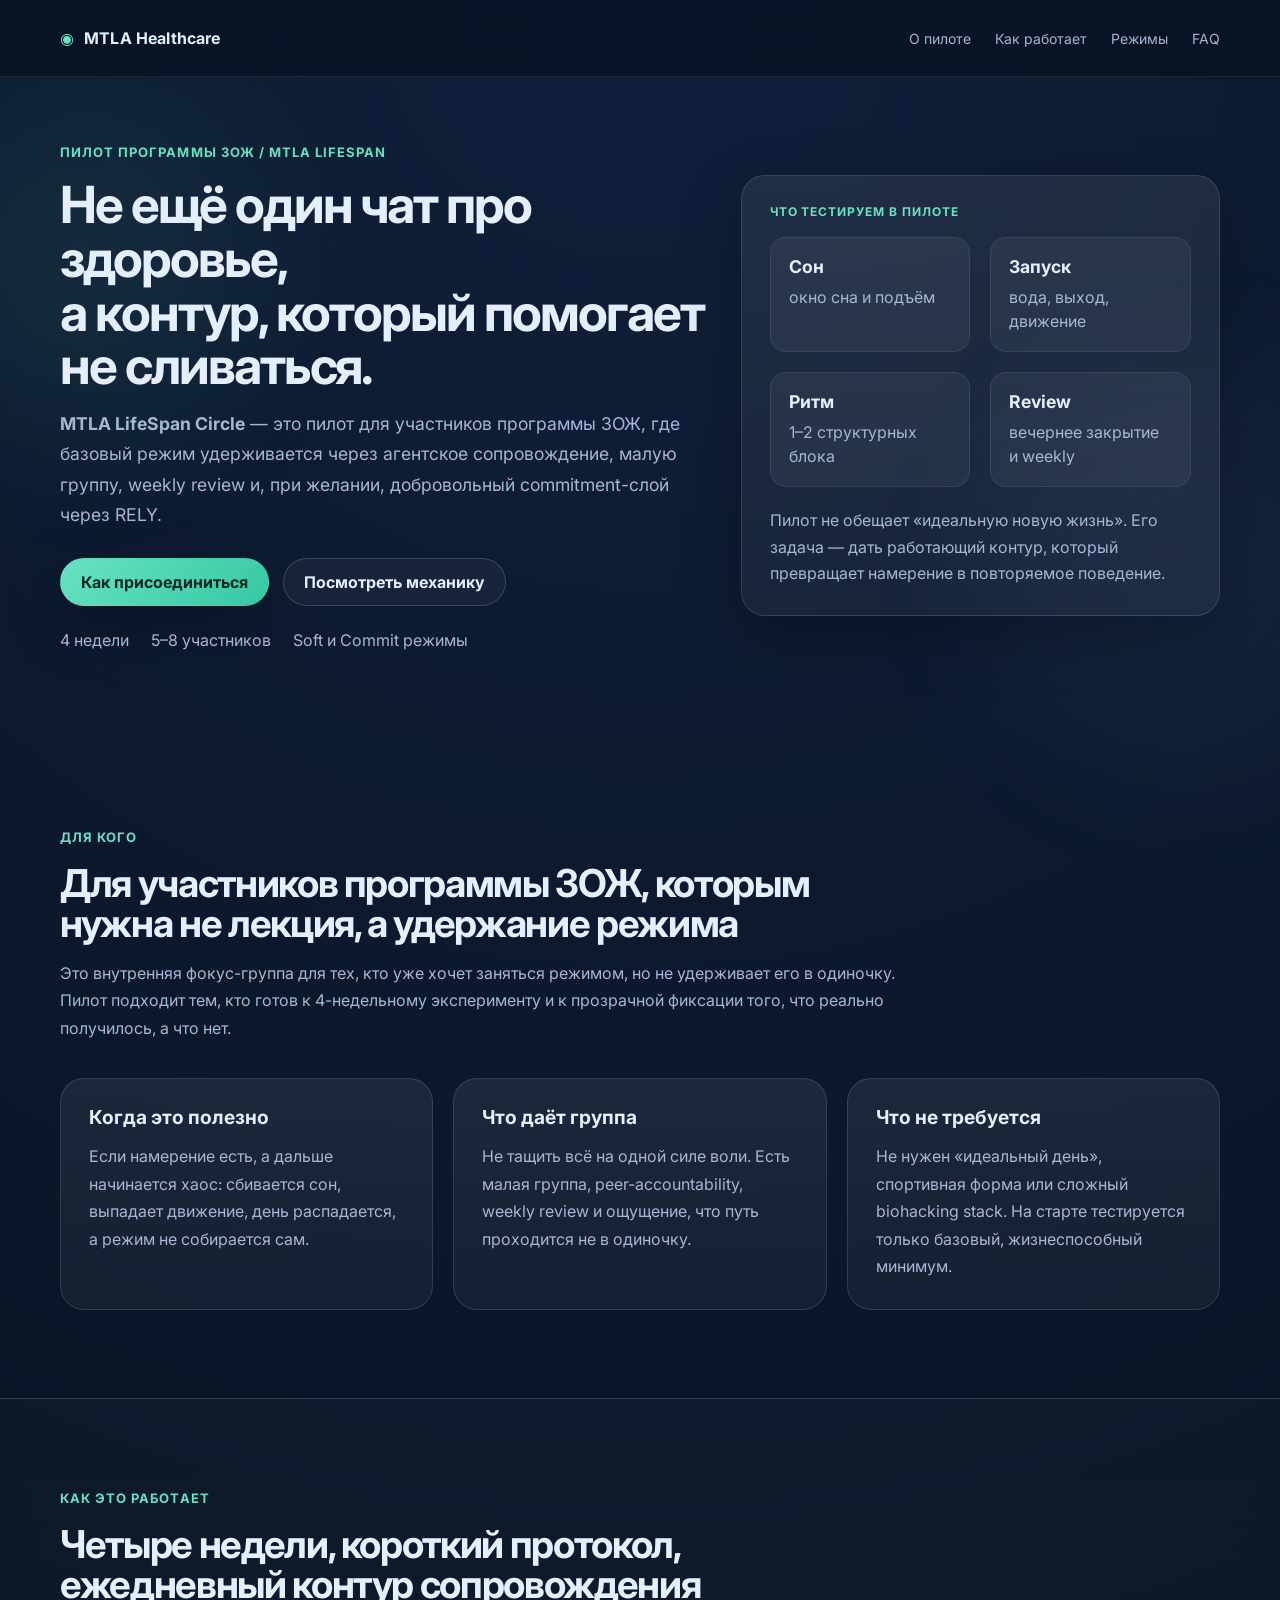
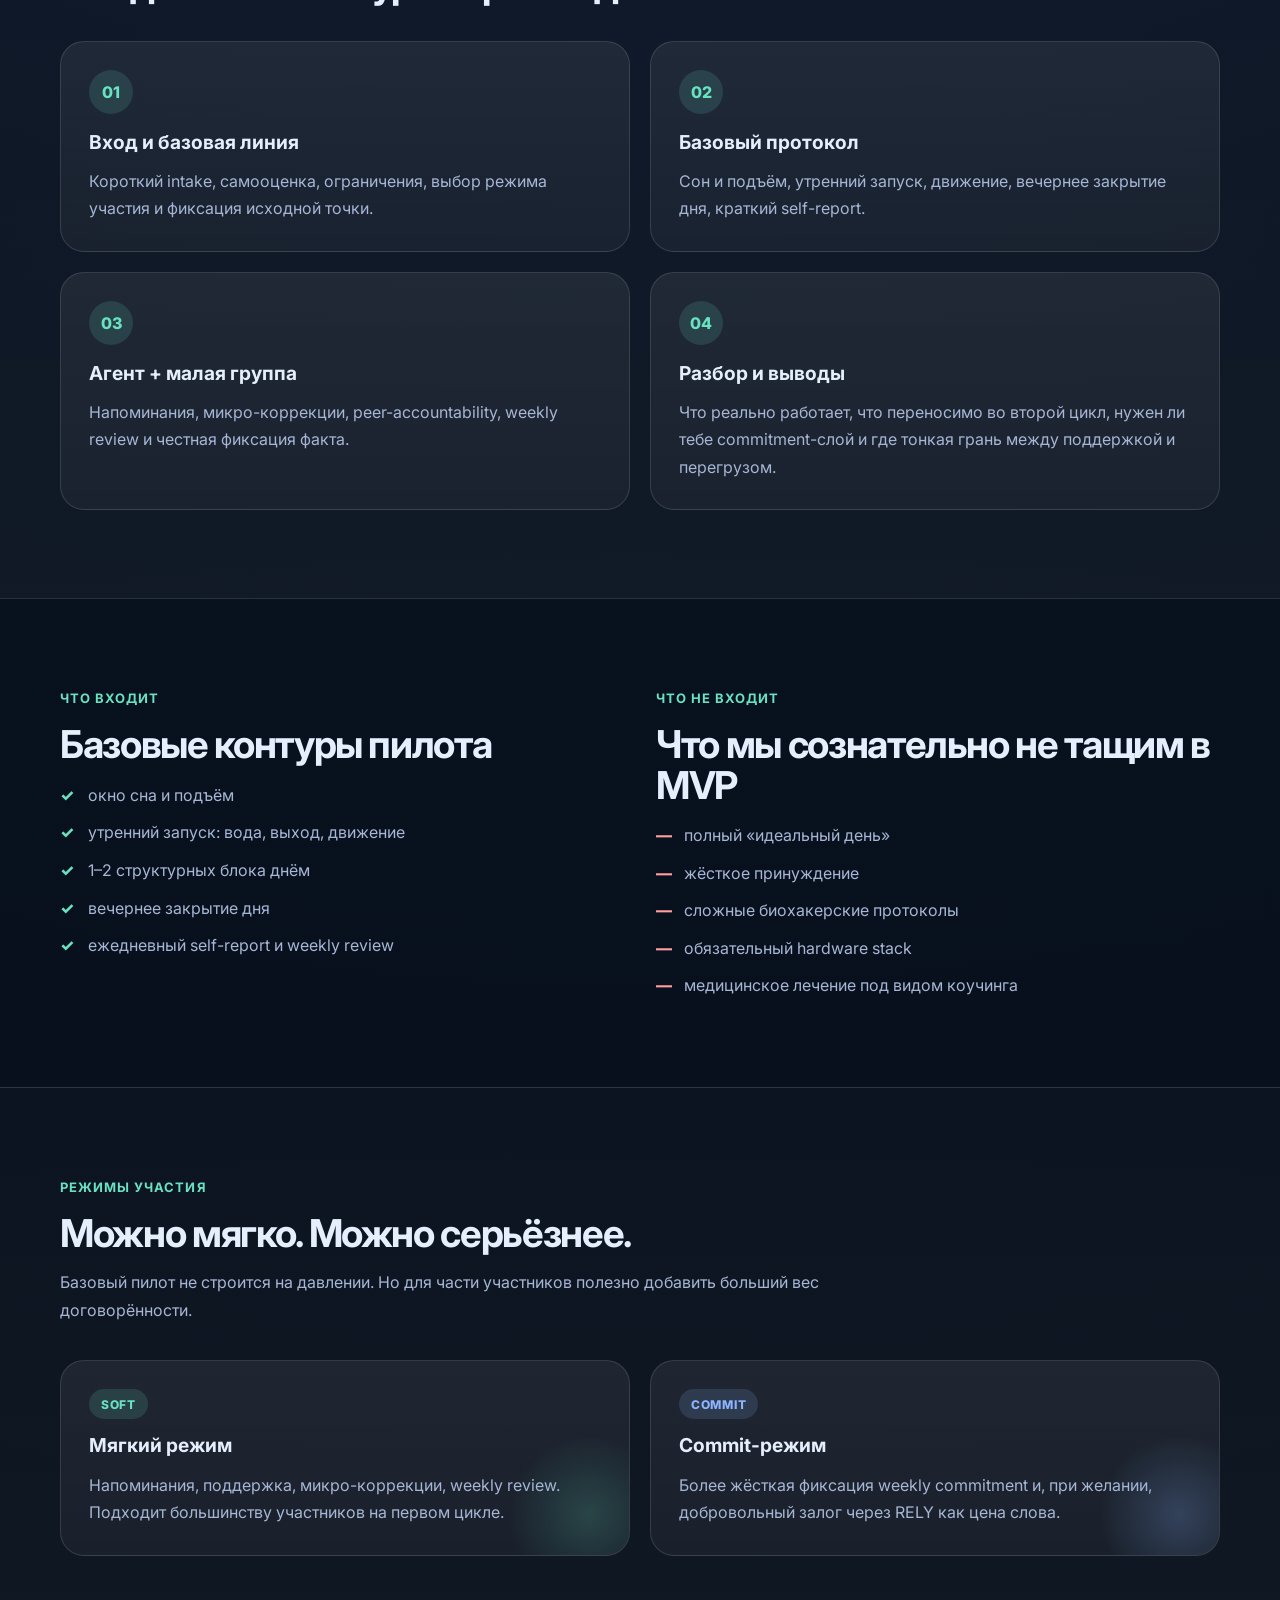
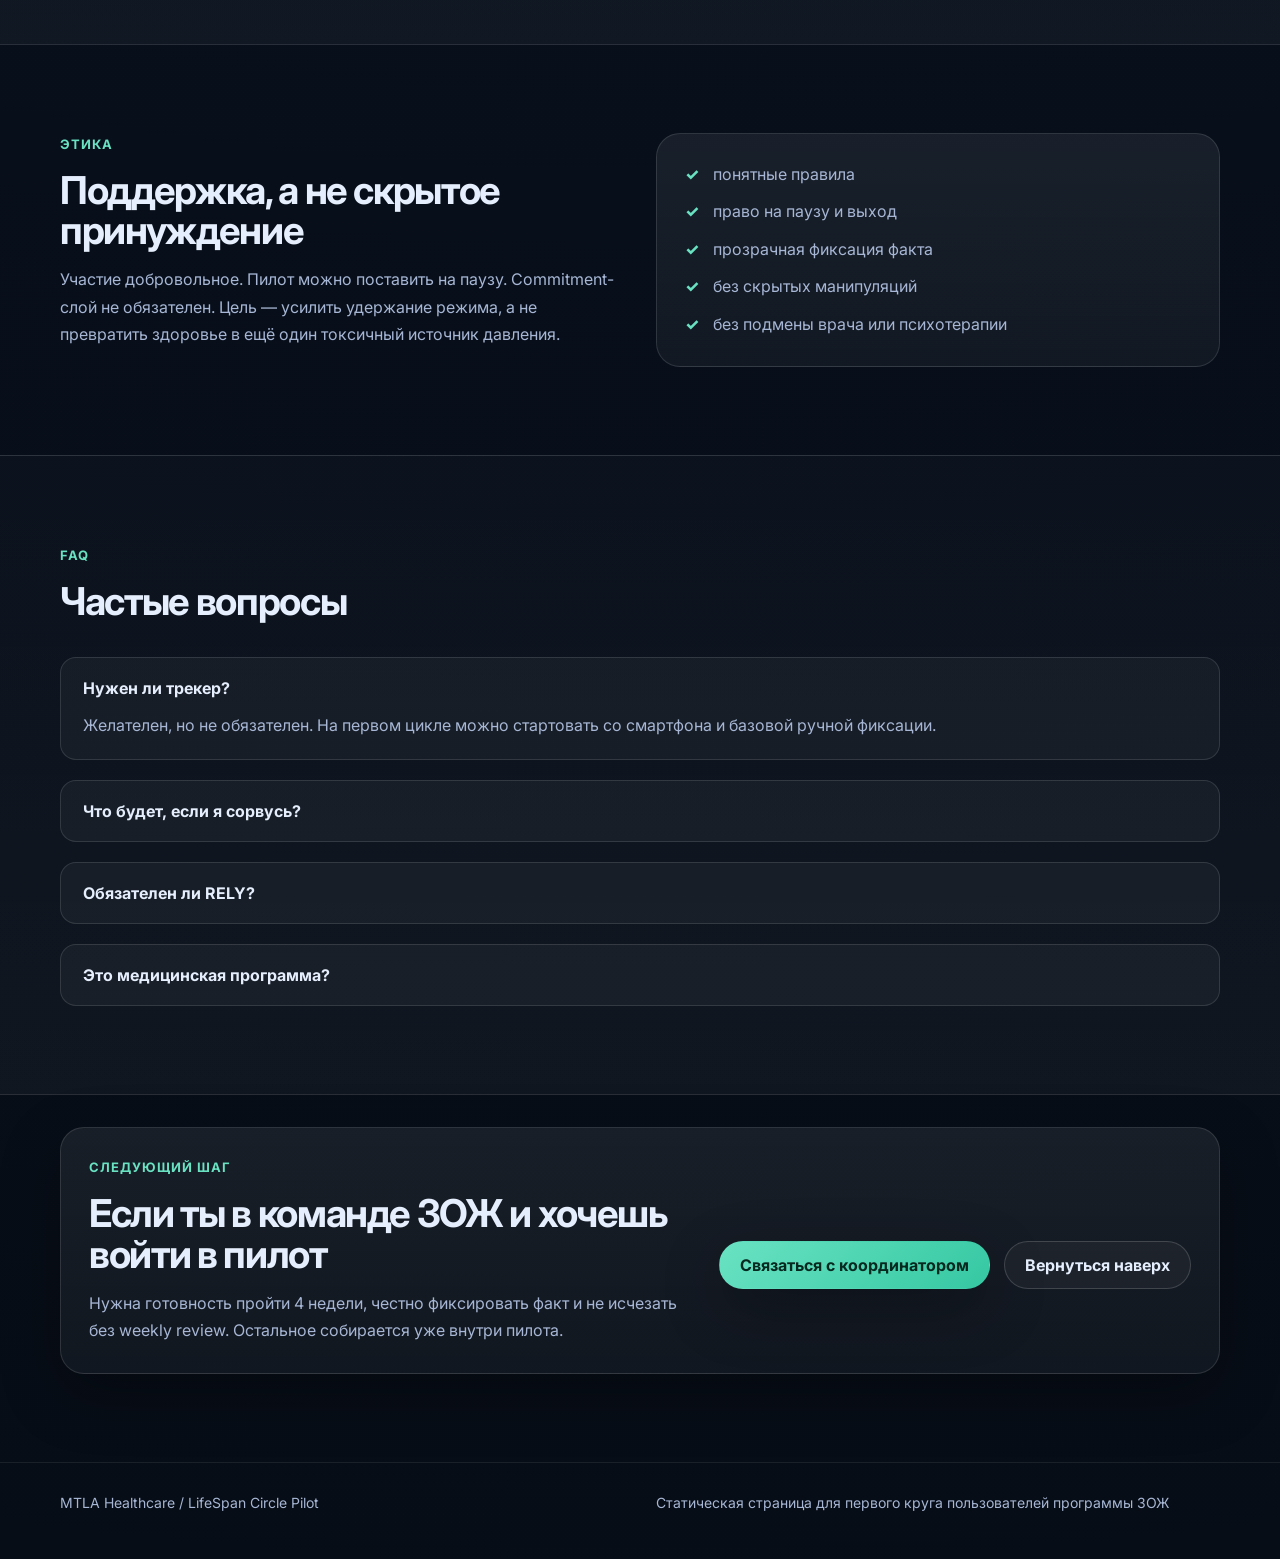
<file: LifeSpan/index.html>
<!doctype html>
<html lang="ru">
<head>
  <meta charset="utf-8" />
  <meta name="viewport" content="width=device-width, initial-scale=1" />
  <title>MTLA LifeSpan Circle — пилот программы ЗОЖ</title>
  <meta name="description" content="Пилот для участников программы ЗОЖ Монтелиберо: агентское сопровождение, малая группа, weekly review и добровольный commitment-слой RELY." />
  <meta name="theme-color" content="#0f172a" />
  <link rel="preconnect" href="https://fonts.googleapis.com">
  <link rel="preconnect" href="https://fonts.gstatic.com" crossorigin>
  <link href="https://fonts.googleapis.com/css2?family=Inter:wght@400;500;600;700;800&display=swap" rel="stylesheet">
  <link rel="stylesheet" href="styles.css" />
</head>
<body>
  <div class="bg-glow bg-glow-1"></div>
  <div class="bg-glow bg-glow-2"></div>

  <header class="site-header">
    <div class="container nav">
      <a class="brand" href="#top">
        <span class="brand-mark">◉</span>
        <span>MTLA Healthcare</span>
      </a>
      <nav class="nav-links">
        <a href="#about">О пилоте</a>
        <a href="#how">Как работает</a>
        <a href="#modes">Режимы</a>
        <a href="#faq">FAQ</a>
      </nav>
    </div>
  </header>

  <main id="top">
    <section class="hero section">
      <div class="container hero-grid">
        <div class="hero-copy">
          <span class="eyebrow">Пилот программы ЗОЖ / MTLA LifeSpan</span>
          <h1>Не ещё один чат про здоровье,<br>а контур, который помогает не сливаться.</h1>
          <p class="hero-text">
            <strong>MTLA LifeSpan Circle</strong> — это пилот для участников программы ЗОЖ,
            где базовый режим удерживается через агентское сопровождение, малую группу,
            weekly review и, при желании, добровольный commitment-слой через RELY.
          </p>
          <div class="hero-actions">
            <a class="button button-primary" href="#join">Как присоединиться</a>
            <a class="button button-secondary" href="#how">Посмотреть механику</a>
          </div>
          <ul class="hero-points">
            <li>4 недели</li>
            <li>5–8 участников</li>
            <li>Soft и Commit режимы</li>
          </ul>
        </div>

        <div class="hero-card card soft-shadow">
          <div class="card-topline">Что тестируем в пилоте</div>
          <div class="metric-grid">
            <div class="metric-item">
              <span class="metric-value">Сон</span>
              <span class="metric-label">окно сна и подъём</span>
            </div>
            <div class="metric-item">
              <span class="metric-value">Запуск</span>
              <span class="metric-label">вода, выход, движение</span>
            </div>
            <div class="metric-item">
              <span class="metric-value">Ритм</span>
              <span class="metric-label">1–2 структурных блока</span>
            </div>
            <div class="metric-item">
              <span class="metric-value">Review</span>
              <span class="metric-label">вечернее закрытие и weekly</span>
            </div>
          </div>
          <div class="hero-note">
            Пилот не обещает «идеальную новую жизнь». Его задача — дать работающий контур,
            который превращает намерение в повторяемое поведение.
          </div>
        </div>
      </div>
    </section>

    <section id="about" class="section">
      <div class="container">
        <div class="section-heading">
          <span class="eyebrow">Для кого</span>
          <h2>Для участников программы ЗОЖ, которым нужна не лекция, а удержание режима</h2>
          <p>
            Это внутренняя фокус-группа для тех, кто уже хочет заняться режимом, но не удерживает его
            в одиночку. Пилот подходит тем, кто готов к 4-недельному эксперименту и к прозрачной фиксации
            того, что реально получилось, а что нет.
          </p>
        </div>

        <div class="cards three-up">
          <article class="card">
            <h3>Когда это полезно</h3>
            <p>Если намерение есть, а дальше начинается хаос: сбивается сон, выпадает движение, день распадается, а режим не собирается сам.</p>
          </article>
          <article class="card">
            <h3>Что даёт группа</h3>
            <p>Не тащить всё на одной силе воли. Есть малая группа, peer-accountability, weekly review и ощущение, что путь проходится не в одиночку.</p>
          </article>
          <article class="card">
            <h3>Что не требуется</h3>
            <p>Не нужен «идеальный день», спортивная форма или сложный biohacking stack. На старте тестируется только базовый, жизнеспособный минимум.</p>
          </article>
        </div>
      </div>
    </section>

    <section id="how" class="section section-alt">
      <div class="container">
        <div class="section-heading">
          <span class="eyebrow">Как это работает</span>
          <h2>Четыре недели, короткий протокол, ежедневный контур сопровождения</h2>
        </div>

        <div class="timeline">
          <article class="timeline-item card">
            <div class="timeline-step">01</div>
            <h3>Вход и базовая линия</h3>
            <p>Короткий intake, самооценка, ограничения, выбор режима участия и фиксация исходной точки.</p>
          </article>
          <article class="timeline-item card">
            <div class="timeline-step">02</div>
            <h3>Базовый протокол</h3>
            <p>Сон и подъём, утренний запуск, движение, вечернее закрытие дня, краткий self-report.</p>
          </article>
          <article class="timeline-item card">
            <div class="timeline-step">03</div>
            <h3>Агент + малая группа</h3>
            <p>Напоминания, микро-коррекции, peer-accountability, weekly review и честная фиксация факта.</p>
          </article>
          <article class="timeline-item card">
            <div class="timeline-step">04</div>
            <h3>Разбор и выводы</h3>
            <p>Что реально работает, что переносимо во второй цикл, нужен ли тебе commitment-слой и где тонкая грань между поддержкой и перегрузом.</p>
          </article>
        </div>
      </div>
    </section>

    <section class="section">
      <div class="container two-column">
        <div>
          <span class="eyebrow">Что входит</span>
          <h2>Базовые контуры пилота</h2>
          <ul class="check-list">
            <li>окно сна и подъём</li>
            <li>утренний запуск: вода, выход, движение</li>
            <li>1–2 структурных блока днём</li>
            <li>вечернее закрытие дня</li>
            <li>ежедневный self-report и weekly review</li>
          </ul>
        </div>
        <div>
          <span class="eyebrow">Что не входит</span>
          <h2>Что мы сознательно не тащим в MVP</h2>
          <ul class="cross-list">
            <li>полный «идеальный день»</li>
            <li>жёсткое принуждение</li>
            <li>сложные биохакерские протоколы</li>
            <li>обязательный hardware stack</li>
            <li>медицинское лечение под видом коучинга</li>
          </ul>
        </div>
      </div>
    </section>

    <section id="modes" class="section section-alt">
      <div class="container">
        <div class="section-heading">
          <span class="eyebrow">Режимы участия</span>
          <h2>Можно мягко. Можно серьёзнее.</h2>
          <p>
            Базовый пилот не строится на давлении. Но для части участников полезно добавить больший вес договорённости.
          </p>
        </div>

        <div class="cards two-up">
          <article class="card accent-card">
            <div class="badge badge-soft">Soft</div>
            <h3>Мягкий режим</h3>
            <p>Напоминания, поддержка, микро-коррекции, weekly review. Подходит большинству участников на первом цикле.</p>
          </article>
          <article class="card accent-card accent-card-dark">
            <div class="badge badge-commit">Commit</div>
            <h3>Commit-режим</h3>
            <p>Более жёсткая фиксация weekly commitment и, при желании, добровольный залог через RELY как цена слова.</p>
          </article>
        </div>
      </div>
    </section>

    <section class="section">
      <div class="container ethics-grid">
        <div>
          <span class="eyebrow">Этика</span>
          <h2>Поддержка, а не скрытое принуждение</h2>
          <p>
            Участие добровольное. Пилот можно поставить на паузу. Commitment-слой не обязателен.
            Цель — усилить удержание режима, а не превратить здоровье в ещё один токсичный источник давления.
          </p>
        </div>
        <div class="card">
          <ul class="check-list compact">
            <li>понятные правила</li>
            <li>право на паузу и выход</li>
            <li>прозрачная фиксация факта</li>
            <li>без скрытых манипуляций</li>
            <li>без подмены врача или психотерапии</li>
          </ul>
        </div>
      </div>
    </section>

    <section id="faq" class="section section-alt">
      <div class="container">
        <div class="section-heading">
          <span class="eyebrow">FAQ</span>
          <h2>Частые вопросы</h2>
        </div>

        <div class="faq-list">
          <details class="faq-item" open>
            <summary>Нужен ли трекер?</summary>
            <p>Желателен, но не обязателен. На первом цикле можно стартовать со смартфона и базовой ручной фиксации.</p>
          </details>
          <details class="faq-item">
            <summary>Что будет, если я сорвусь?</summary>
            <p>Срыв не означает вылет из пилота. Важно не скрывать его, а разбирать, что именно сломалось в режиме и как вернуть устойчивость.</p>
          </details>
          <details class="faq-item">
            <summary>Обязателен ли RELY?</summary>
            <p>Нет. RELY — это опциональный слой для тех, кому полезно добавить договорённости больший вес.</p>
          </details>
          <details class="faq-item">
            <summary>Это медицинская программа?</summary>
            <p>Нет. Это пилот сопровождения режима и удержания базовых health-договорённостей. При необходимости к отдельным вопросам может подключаться медицинский контур программы.</p>
          </details>
        </div>
      </div>
    </section>

    <section id="join" class="section cta-section">
      <div class="container cta-card card soft-shadow">
        <div>
          <span class="eyebrow">Следующий шаг</span>
          <h2>Если ты в команде ЗОЖ и хочешь войти в пилот</h2>
          <p>
            Нужна готовность пройти 4 недели, честно фиксировать факт и не исчезать без weekly review.
            Остальное собирается уже внутри пилота.
          </p>
        </div>
        <div class="cta-actions">
          <a class="button button-primary" href="#top">Связаться с координатором</a>
          <a class="button button-secondary" href="#top">Вернуться наверх</a>
        </div>
      </div>
    </section>
  </main>

  <footer class="site-footer">
    <div class="container footer-grid">
      <p>MTLA Healthcare / LifeSpan Circle Pilot</p>
      <p>Статическая страница для первого круга пользователей программы ЗОЖ</p>
    </div>
  </footer>
</body>
</html>
</file>
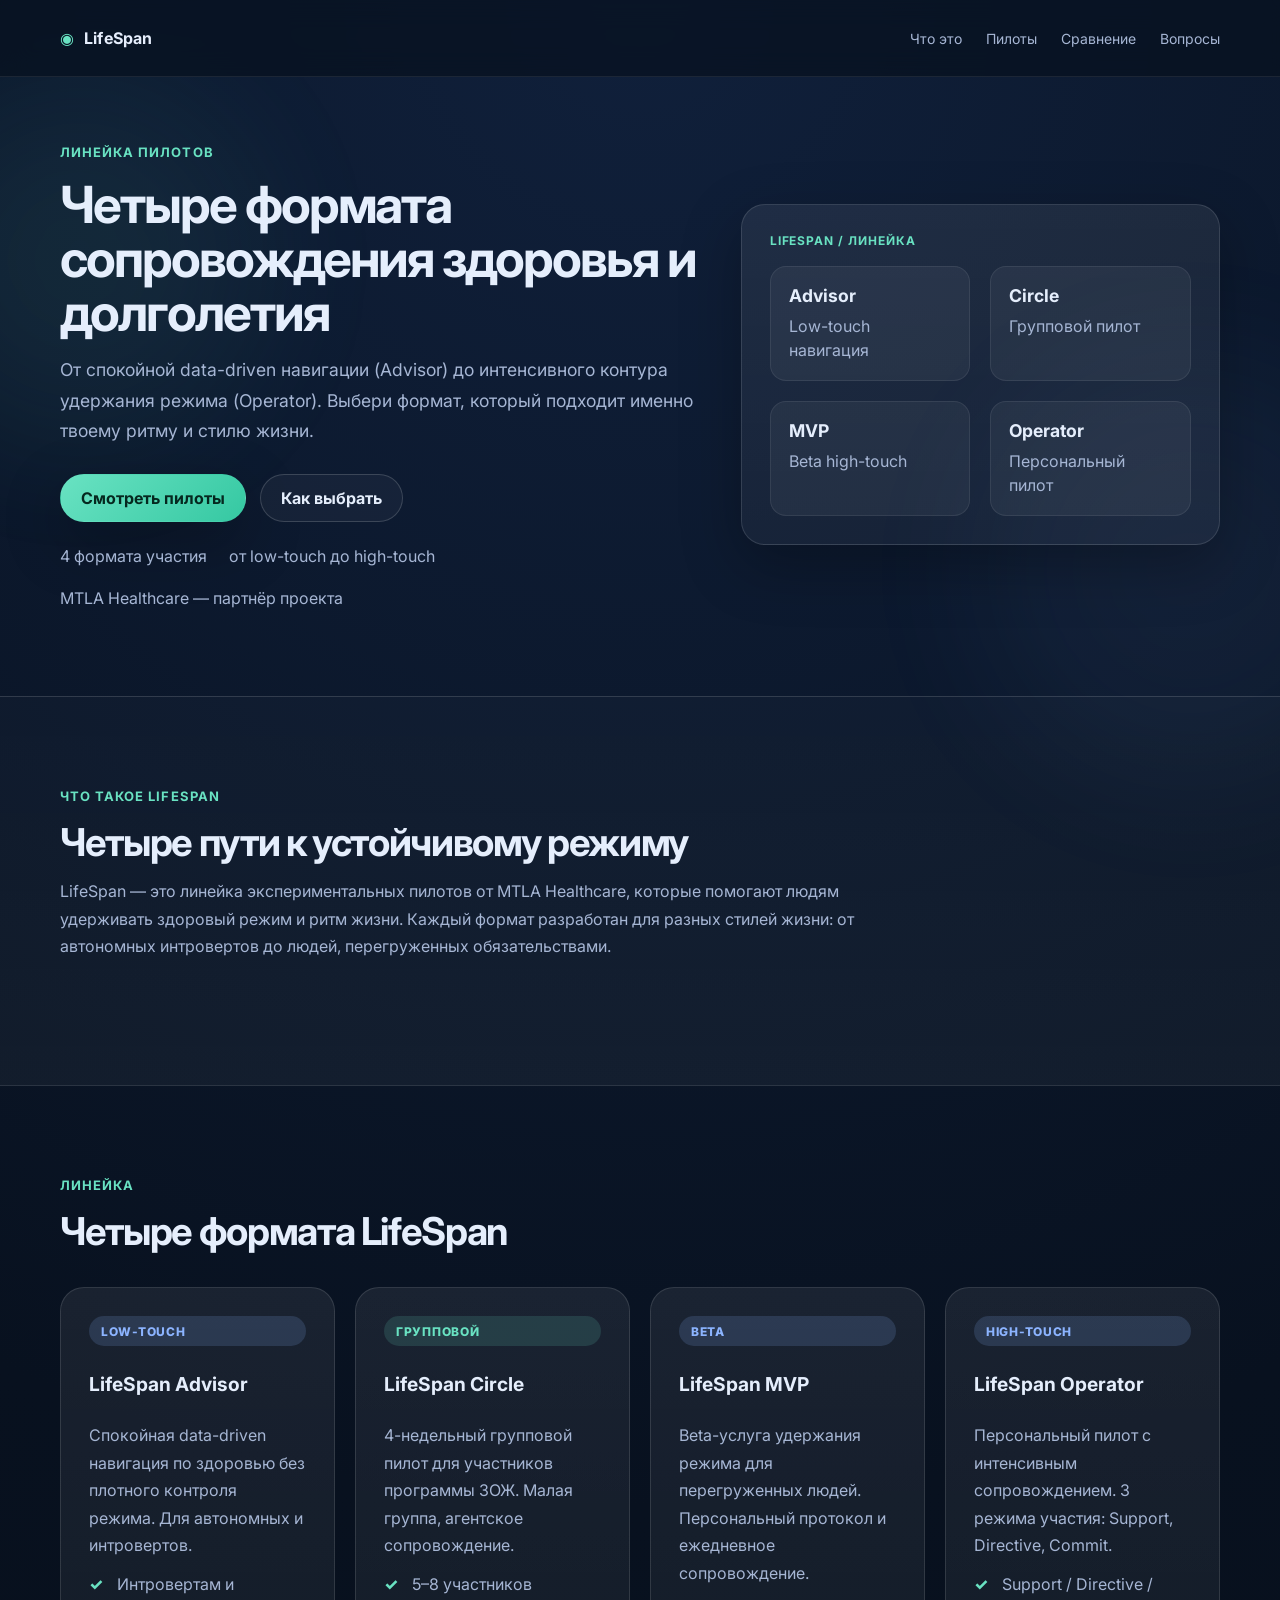
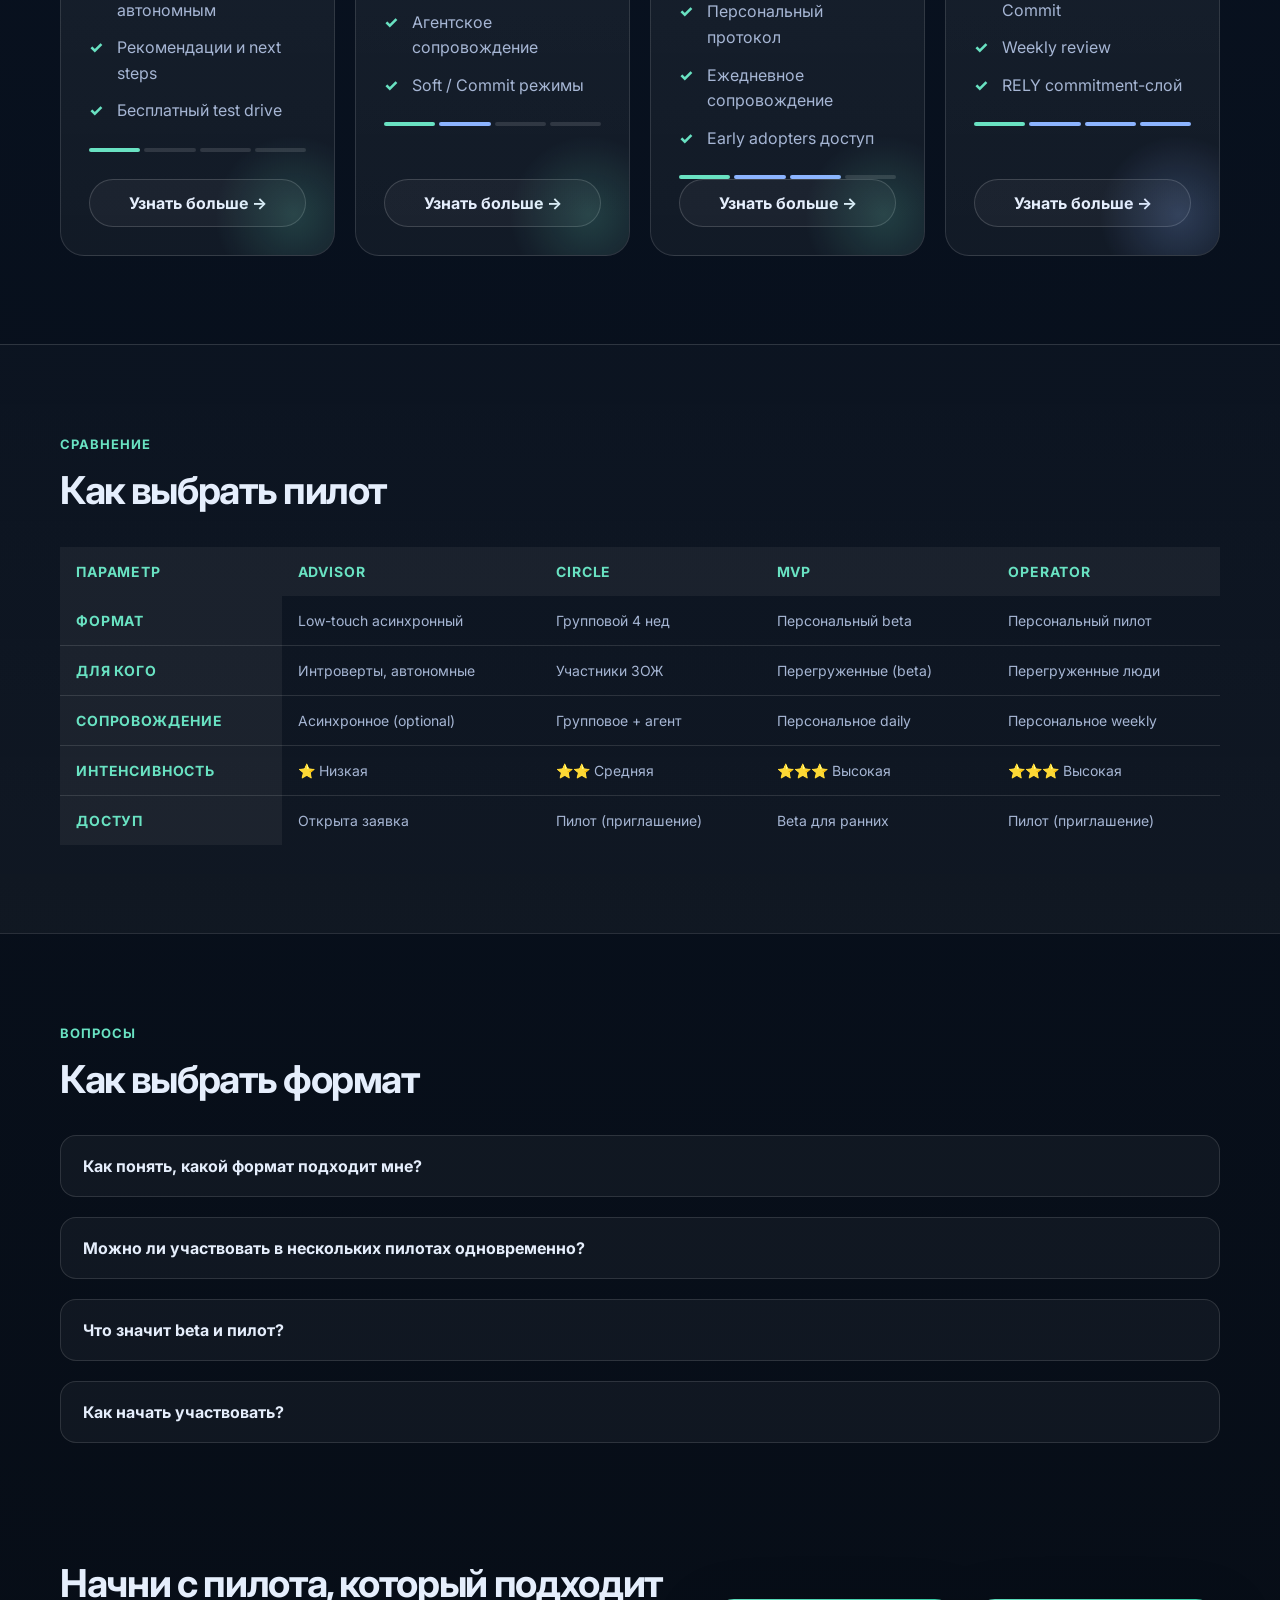
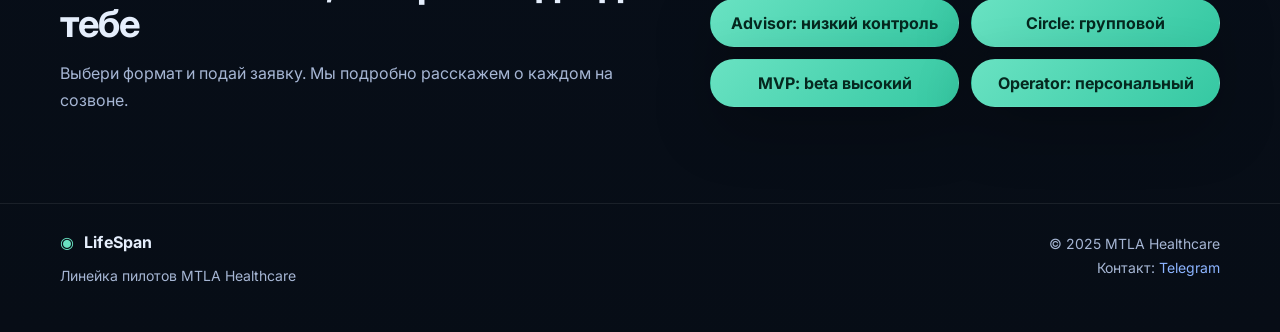
<file: lifespan/index.html>
<!doctype html>
<html lang="ru">
<head>
  <meta charset="utf-8" />
  <meta name="viewport" content="width=device-width, initial-scale=1" />
  <title>LifeSpan — линейка пилотов MTLA Healthcare</title>
  <meta name="description" content="Четыре формата сопровождения здоровья и долголетия: Advisor (low-touch), Circle (групповой), MVP (beta), Operator (high-touch)." />
  <meta name="theme-color" content="#0f172a" />
  <link rel="preconnect" href="https://fonts.googleapis.com">
  <link rel="preconnect" href="https://fonts.gstatic.com" crossorigin>
  <link href="https://fonts.googleapis.com/css2?family=Inter:wght@400;500;600;700;800&display=swap" rel="stylesheet">
  <link rel="stylesheet" href="./styles.css">
</head>
<body>
  <div class="bg-glow bg-glow-1"></div>
  <div class="bg-glow bg-glow-2"></div>

  <header class="site-header">
    <nav class="container">
      <div class="nav">
        <a href="./" class="brand">
          <span class="brand-mark">◉</span>
          <span>LifeSpan</span>
        </a>
        <div class="nav-links">
          <a href="#overview">Что это</a>
          <a href="#pilots">Пилоты</a>
          <a href="#compare">Сравнение</a>
          <a href="#faq">Вопросы</a>
        </div>
      </div>
    </nav>
  </header>

  <main>
    <!-- HERO SECTION -->
    <section class="hero section">
      <div class="container">
        <div class="hero-grid">
          <div class="hero-copy">
            <span class="eyebrow">Линейка пилотов</span>
            <h1>Четыре формата сопровождения здоровья и долголетия</h1>
            <p class="hero-text">От спокойной data-driven навигации (Advisor) до интенсивного контура удержания режима (Operator). Выбери формат, который подходит именно твоему ритму и стилю жизни.</p>
            <div class="hero-actions">
              <a class="button button-primary" href="#pilots">Смотреть пилоты</a>
              <a class="button button-secondary" href="#faq">Как выбрать</a>
            </div>
            <ul class="hero-points">
              <li>4 формата участия</li>
              <li>от low-touch до high-touch</li>
              <li>MTLA Healthcare — партнёр проекта</li>
            </ul>
          </div>
          <div class="hero-card card soft-shadow">
            <div class="card-topline">LifeSpan / Линейка</div>
            <div class="metric-grid">
              <div class="metric-item">
                <span class="metric-value">Advisor</span>
                <span class="metric-label">Low-touch навигация</span>
              </div>
              <div class="metric-item">
                <span class="metric-value">Circle</span>
                <span class="metric-label">Групповой пилот</span>
              </div>
              <div class="metric-item">
                <span class="metric-value">MVP</span>
                <span class="metric-label">Beta high-touch</span>
              </div>
              <div class="metric-item">
                <span class="metric-value">Operator</span>
                <span class="metric-label">Персональный пилот</span>
              </div>
            </div>
          </div>
        </div>
      </div>
    </section>

    <!-- OVERVIEW SECTION -->
    <section id="overview" class="section section-alt">
      <div class="container">
        <div class="section-heading">
          <span class="eyebrow">Что такое LifeSpan</span>
          <h2>Четыре пути к устойчивому режиму</h2>
          <p>LifeSpan — это линейка экспериментальных пилотов от MTLA Healthcare, которые помогают людям удерживать здоровый режим и ритм жизни. Каждый формат разработан для разных стилей жизни: от автономных интровертов до людей, перегруженных обязательствами.</p>
        </div>
      </div>
    </section>

    <!-- PILOTS SECTION -->
    <section id="pilots" class="section">
      <div class="container">
        <div class="section-heading">
          <span class="eyebrow">Линейка</span>
          <h2>Четыре формата LifeSpan</h2>
        </div>

        <div class="cards four-up">
          <!-- ADVISOR -->
          <article class="card accent-card pilot-card">
            <div class="pilot-card-content">
              <div class="badge" style="background: rgba(140, 180, 255, 0.16); color: var(--secondary);">Low-Touch</div>
              <h3>LifeSpan Advisor</h3>
              <p>Спокойная data-driven навигация по здоровью без плотного контроля режима. Для автономных и интровертов.</p>
              <ul class="check-list compact">
                <li>Интровертам и автономным</li>
                <li>Рекомендации и next steps</li>
                <li>Бесплатный test drive</li>
              </ul>
              <div class="touch-meter">
                <span class="touch-meter-bar active"></span>
                <span class="touch-meter-bar"></span>
                <span class="touch-meter-bar"></span>
                <span class="touch-meter-bar"></span>
              </div>
            </div>
            <a href="./advisor/" class="button button-secondary" style="width: 100%; margin-top: auto;">Узнать больше →</a>
          </article>

          <!-- CIRCLE -->
          <article class="card accent-card pilot-card">
            <div class="pilot-card-content">
              <div class="badge badge-soft">Групповой</div>
              <h3>LifeSpan Circle</h3>
              <p>4-недельный групповой пилот для участников программы ЗОЖ. Малая группа, агентское сопровождение.</p>
              <ul class="check-list compact">
                <li>5–8 участников</li>
                <li>Агентское сопровождение</li>
                <li>Soft / Commit режимы</li>
              </ul>
              <div class="touch-meter">
                <span class="touch-meter-bar active"></span>
                <span class="touch-meter-bar active-secondary"></span>
                <span class="touch-meter-bar"></span>
                <span class="touch-meter-bar"></span>
              </div>
            </div>
            <a href="./circle/" class="button button-secondary" style="width: 100%; margin-top: auto;">Узнать больше →</a>
          </article>

          <!-- MVP -->
          <article class="card accent-card accent-card-mid pilot-card">
            <div class="pilot-card-content">
              <div class="badge" style="background: rgba(140, 180, 255, 0.16); color: var(--secondary);">Beta</div>
              <h3>LifeSpan MVP</h3>
              <p>Beta-услуга удержания режима для перегруженных людей. Персональный протокол и ежедневное сопровождение.</p>
              <ul class="check-list compact">
                <li>Персональный протокол</li>
                <li>Ежедневное сопровождение</li>
                <li>Early adopters доступ</li>
              </ul>
              <div class="touch-meter">
                <span class="touch-meter-bar active"></span>
                <span class="touch-meter-bar active-secondary"></span>
                <span class="touch-meter-bar active-secondary"></span>
                <span class="touch-meter-bar"></span>
              </div>
            </div>
            <a href="./mvp/" class="button button-secondary" style="width: 100%; margin-top: auto;">Узнать больше →</a>
          </article>

          <!-- OPERATOR -->
          <article class="card accent-card accent-card-dark pilot-card">
            <div class="pilot-card-content">
              <div class="badge" style="background: rgba(140, 180, 255, 0.16); color: var(--secondary);">High-Touch</div>
              <h3>LifeSpan Operator</h3>
              <p>Персональный пилот с интенсивным сопровождением. 3 режима участия: Support, Directive, Commit.</p>
              <ul class="check-list compact">
                <li>Support / Directive / Commit</li>
                <li>Weekly review</li>
                <li>RELY commitment-слой</li>
              </ul>
              <div class="touch-meter">
                <span class="touch-meter-bar active"></span>
                <span class="touch-meter-bar active-secondary"></span>
                <span class="touch-meter-bar active-secondary"></span>
                <span class="touch-meter-bar active-secondary"></span>
              </div>
            </div>
            <a href="./operator/" class="button button-secondary" style="width: 100%; margin-top: auto;">Узнать больше →</a>
          </article>
        </div>
      </div>
    </section>

    <!-- COMPARISON SECTION -->
    <section id="compare" class="section section-alt">
      <div class="container">
        <div class="section-heading">
          <span class="eyebrow">Сравнение</span>
          <h2>Как выбрать пилот</h2>
        </div>
        
        <table class="compare-table">
          <thead>
            <tr>
              <th>Параметр</th>
              <th>Advisor</th>
              <th>Circle</th>
              <th>MVP</th>
              <th>Operator</th>
            </tr>
          </thead>
          <tbody>
            <tr>
              <th>Формат</th>
              <td>Low-touch асинхронный</td>
              <td>Групповой 4 нед</td>
              <td>Персональный beta</td>
              <td>Персональный пилот</td>
            </tr>
            <tr>
              <th>Для кого</th>
              <td>Интроверты, автономные</td>
              <td>Участники ЗОЖ</td>
              <td>Перегруженные (beta)</td>
              <td>Перегруженные люди</td>
            </tr>
            <tr>
              <th>Сопровождение</th>
              <td>Асинхронное (optional)</td>
              <td>Групповое + агент</td>
              <td>Персональное daily</td>
              <td>Персональное weekly</td>
            </tr>
            <tr>
              <th>Интенсивность</th>
              <td>⭐ Низкая</td>
              <td>⭐⭐ Средняя</td>
              <td>⭐⭐⭐ Высокая</td>
              <td>⭐⭐⭐ Высокая</td>
            </tr>
            <tr>
              <th>Доступ</th>
              <td>Открыта заявка</td>
              <td>Пилот (приглашение)</td>
              <td>Beta для ранних</td>
              <td>Пилот (приглашение)</td>
            </tr>
          </tbody>
        </table>
      </div>
    </section>

    <!-- FAQ SECTION -->
    <section id="faq" class="section">
      <div class="container">
        <div class="section-heading">
          <span class="eyebrow">Вопросы</span>
          <h2>Как выбрать формат</h2>
        </div>

        <div class="faq-list">
          <details class="faq-item">
            <summary>Как понять, какой формат подходит мне?</summary>
            <p>Advisor подходит если ты привык решать задачи самостоятельно и ценишь свободу. Circle — если хочешь попробовать в группе единомышленников. MVP и Operator — если тебе нужна личная поддержка и контакт с агентом.</p>
          </details>

          <details class="faq-item">
            <summary>Можно ли участвовать в нескольких пилотах одновременно?</summary>
            <p>Рекомендуем сосредоточиться на одном формате: он требует внимания и регулярности. После завершения одного пилота можешь попробовать другой.</p>
          </details>

          <details class="faq-item">
            <summary>Что значит beta и пилот?</summary>
            <p><strong>Beta:</strong> экспериментальный формат, может меняться. <strong>Пилот:</strong> небольшая группа участников для проверки подхода перед расширением.</p>
          </details>

          <details class="faq-item">
            <summary>Как начать участвовать?</summary>
            <p>Advisor: заполни форму заявки или напиши в Telegram. MVP: доступен beta-доступ для ранних участников. Circle и Operator: приглашение по заявке.</p>
          </details>
        </div>
      </div>
    </section>

    <!-- CTA SECTION -->
    <section class="section cta-section">
      <div class="container">
        <div class="cta-card">
          <div>
            <h2>Начни с пилота, который подходит тебе</h2>
            <p>Выбери формат и подай заявку. Мы подробно расскажем о каждом на созвоне.</p>
          </div>
          <div class="hero-actions" style="display: grid; grid-template-columns: repeat(2, 1fr); gap: 12px; width: 100%;">
            <a class="button button-primary" href="./advisor/apply.html">Advisor: низкий контроль</a>
            <a class="button button-primary" href="./circle/apply.html">Circle: групповой</a>
            <a class="button button-primary" href="./mvp/apply.html">MVP: beta высокий</a>
            <a class="button button-primary" href="./operator/apply.html">Operator: персональный</a>
          </div>
        </div>
      </div>
    </section>
  </main>

  <footer class="site-footer">
    <div class="container">
      <div class="footer-grid">
        <div>
          <a href="./" class="brand">
            <span class="brand-mark">◉</span>
            <span>LifeSpan</span>
          </a>
          <p style="margin-top: 12px; font-size: 14px; color: var(--muted);">Линейка пилотов MTLA Healthcare</p>
        </div>
        <div style="text-align: right; font-size: 14px; color: var(--muted);">
          <p>© 2025 MTLA Healthcare</p>
          <p>Контакт: <a href="https://t.me/mtla_health" style="color: var(--secondary);">Telegram</a></p>
        </div>
      </div>
    </div>
  </footer>
</body>
</html>
</file>
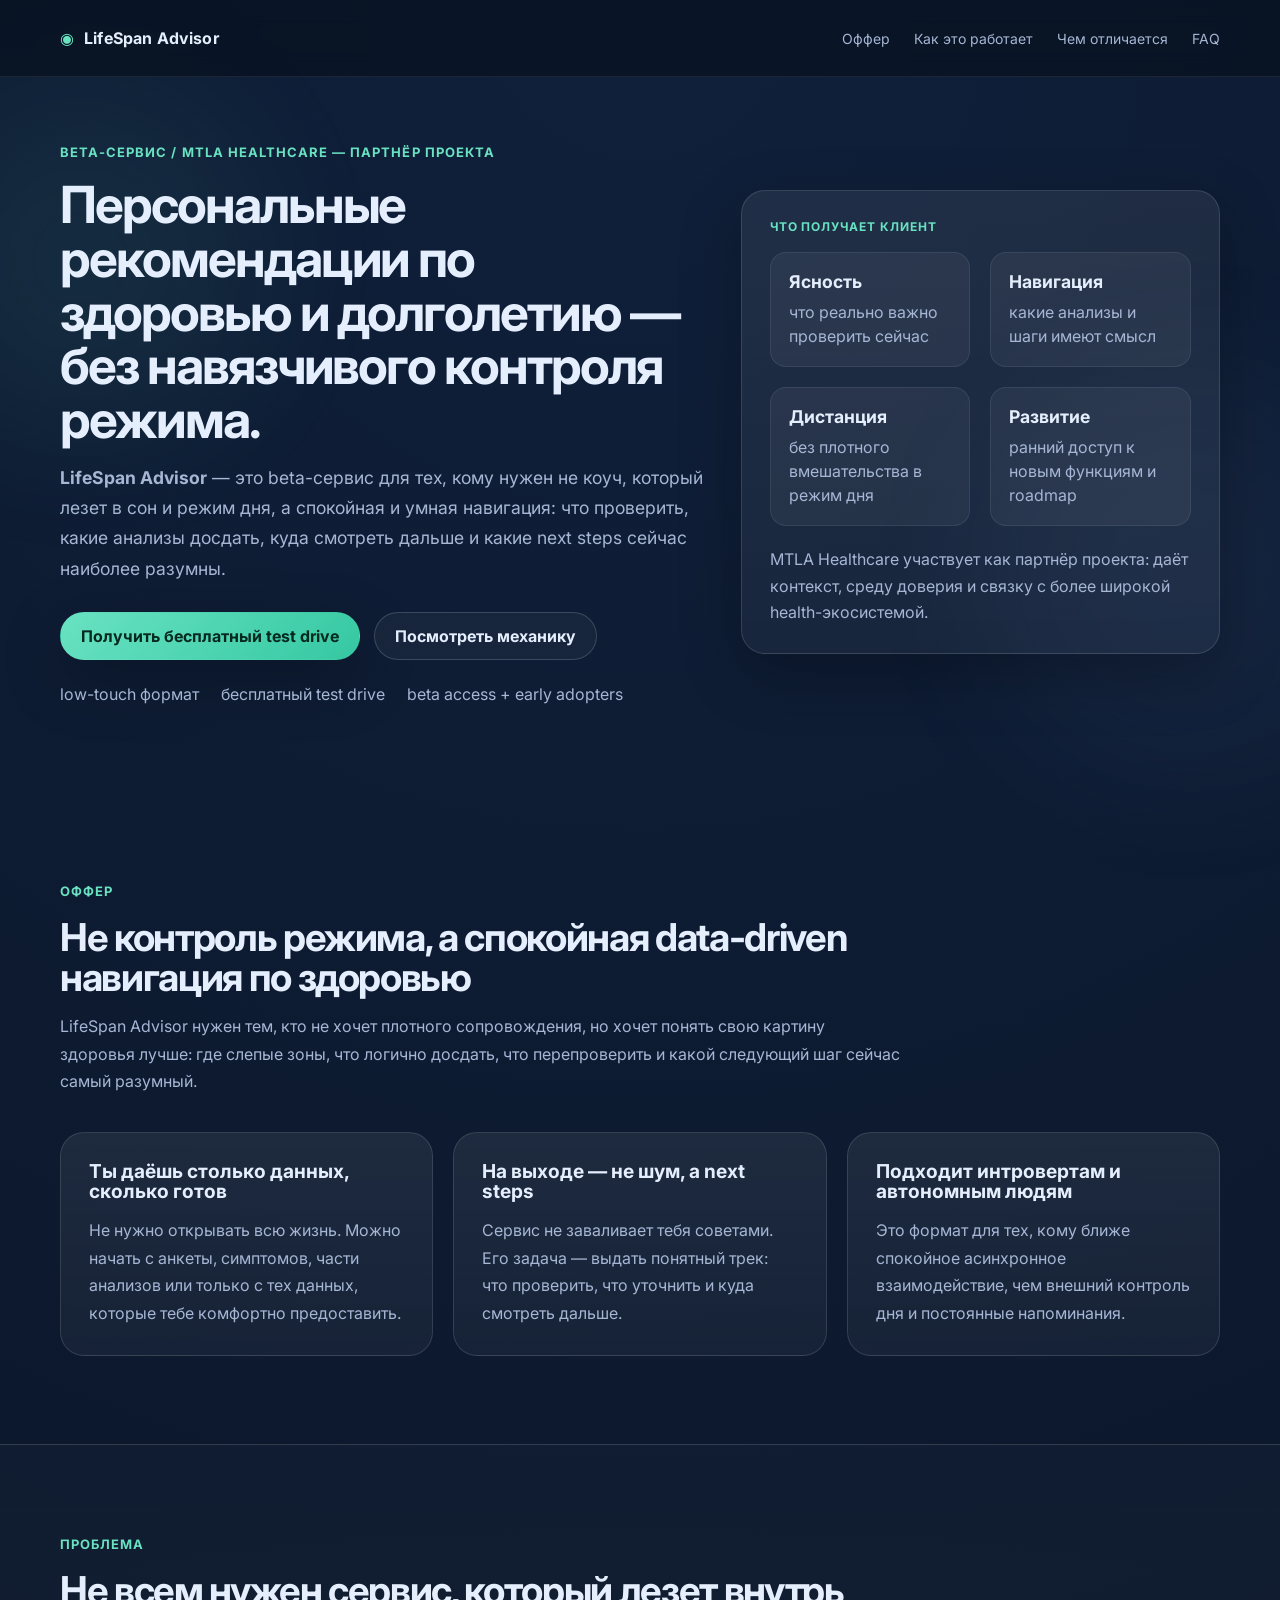
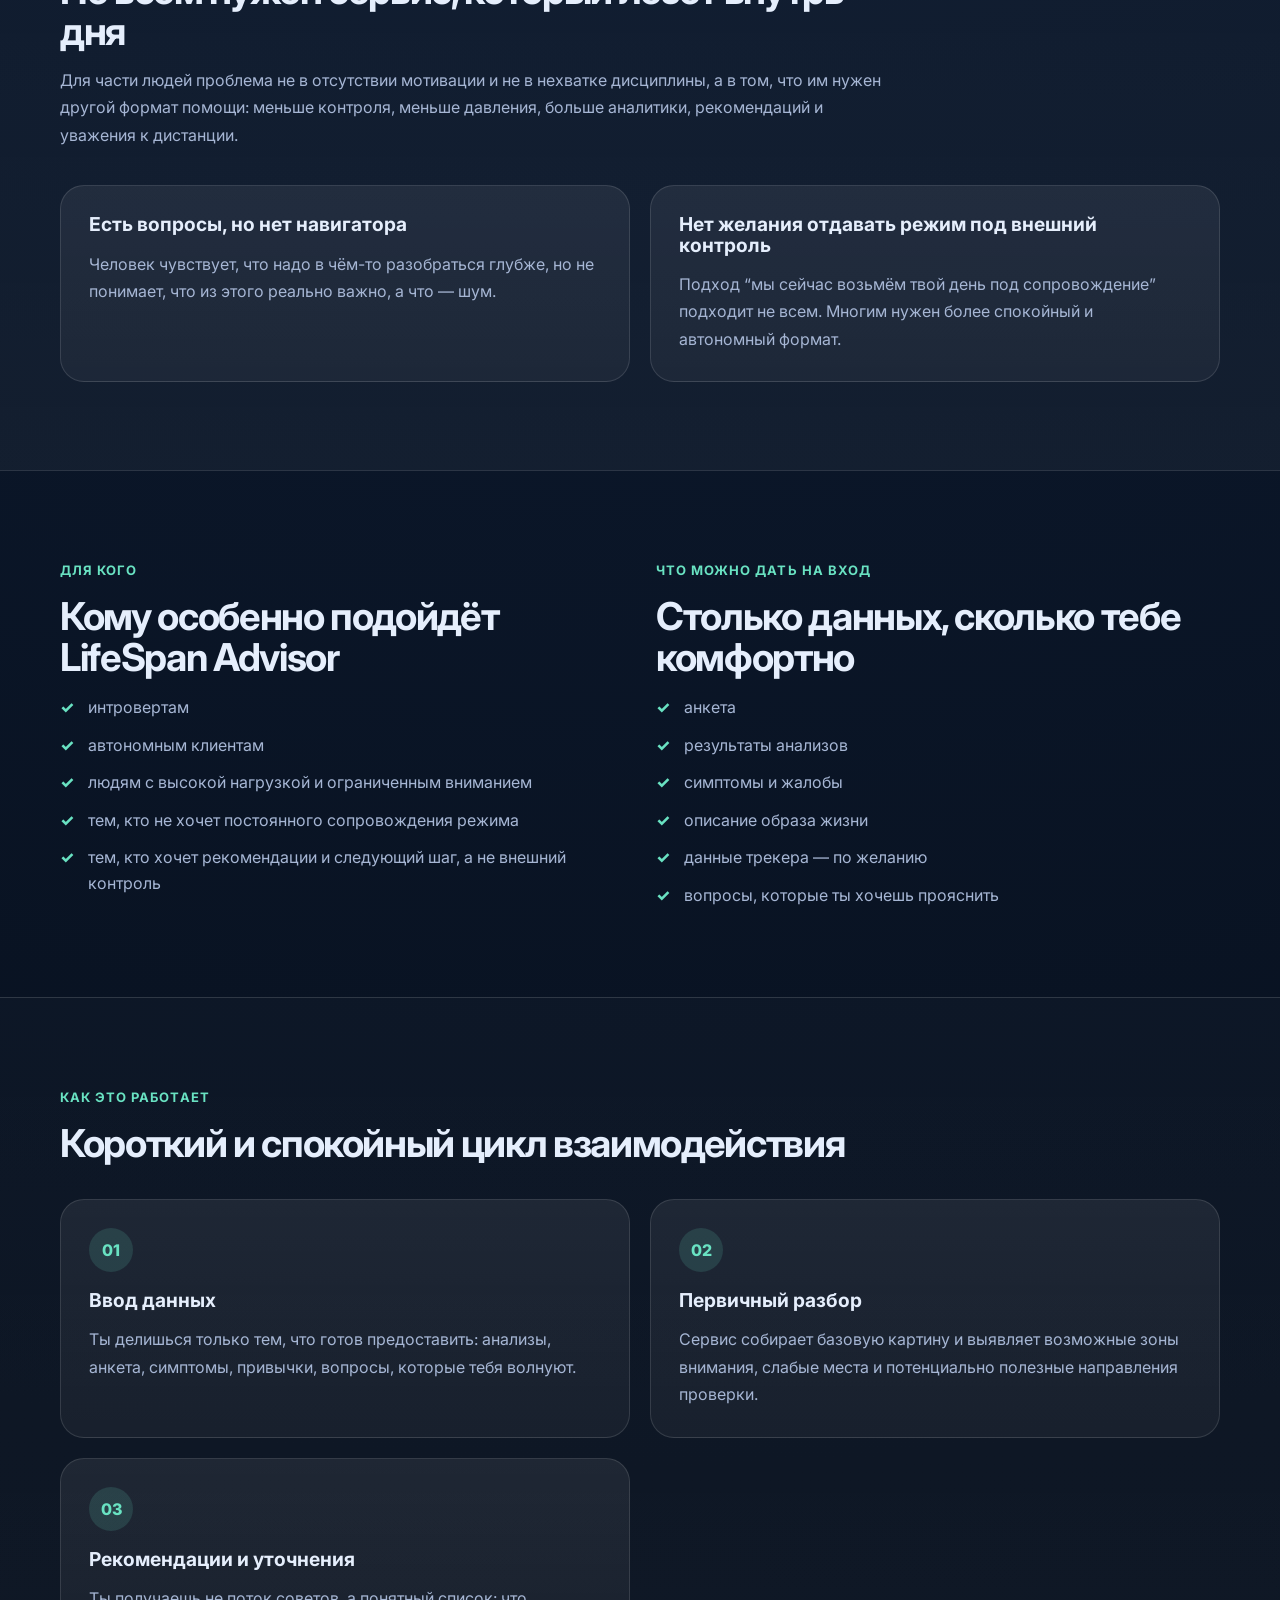
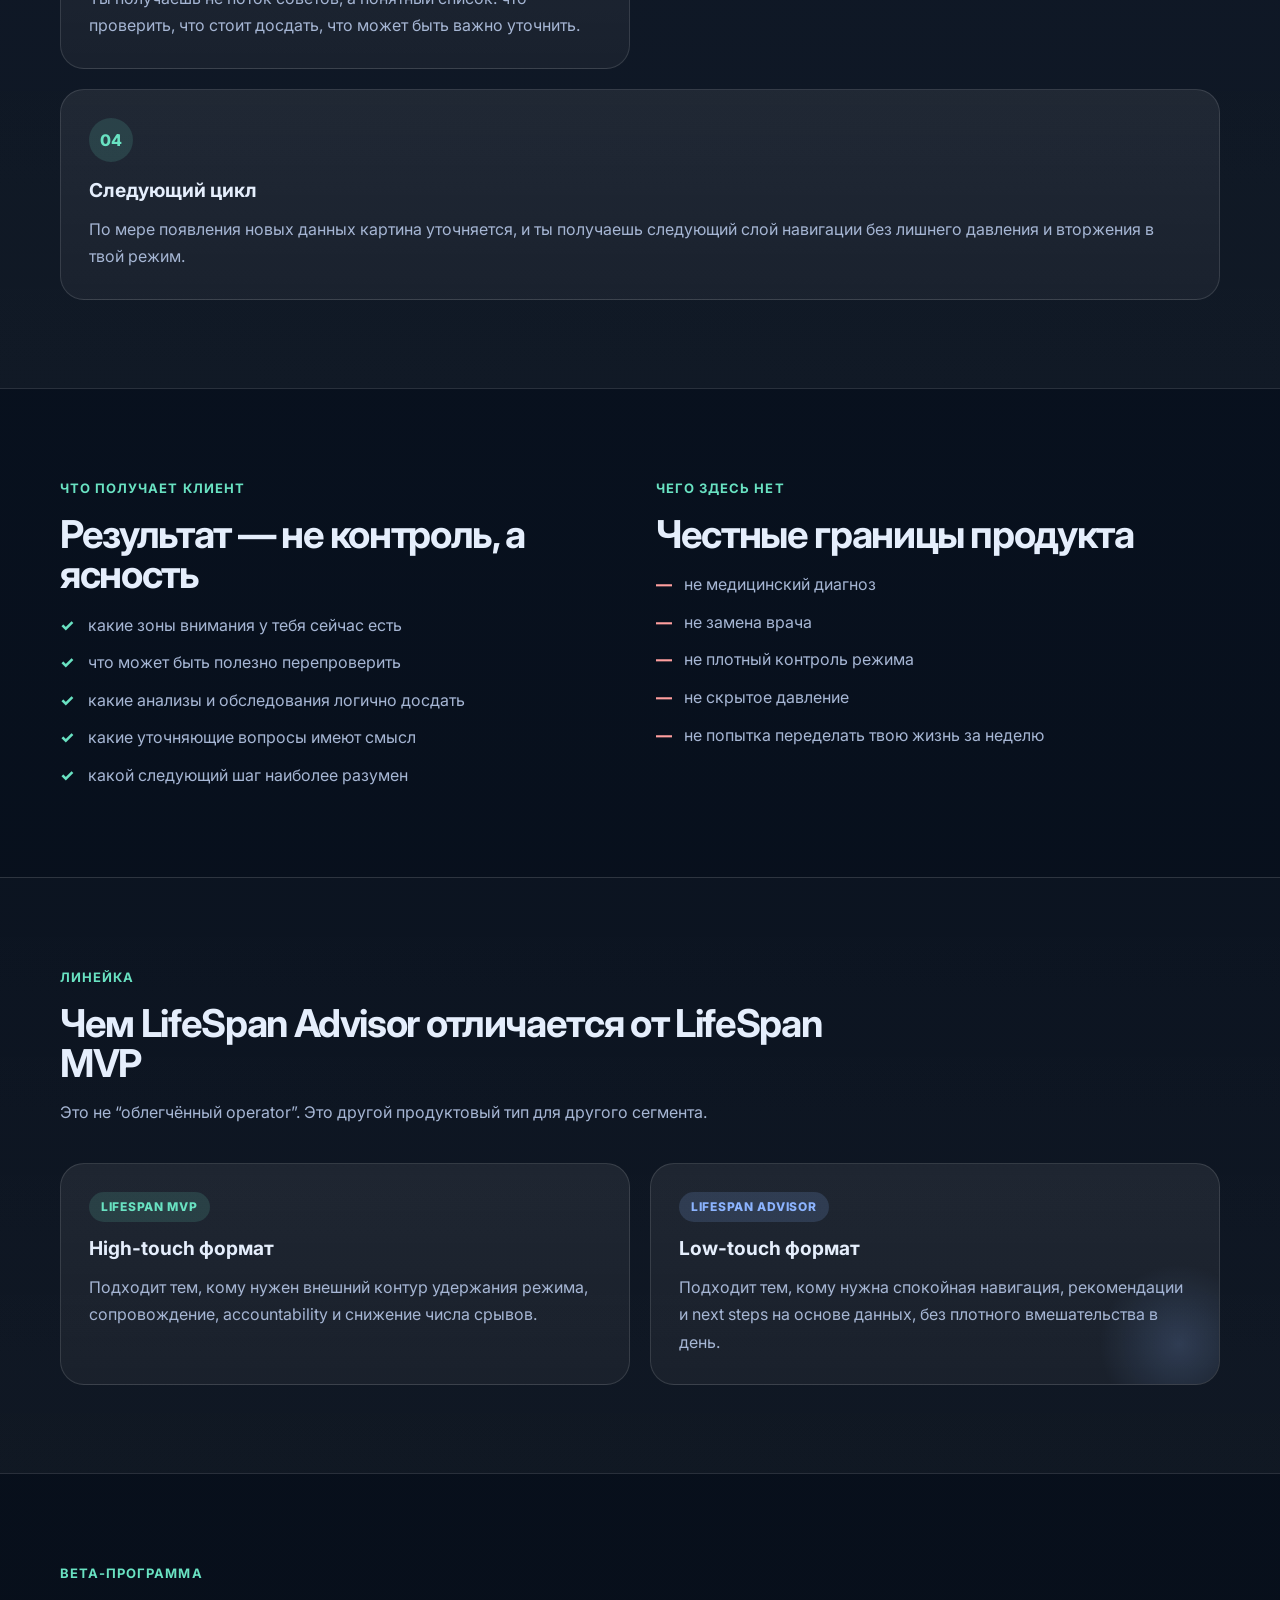
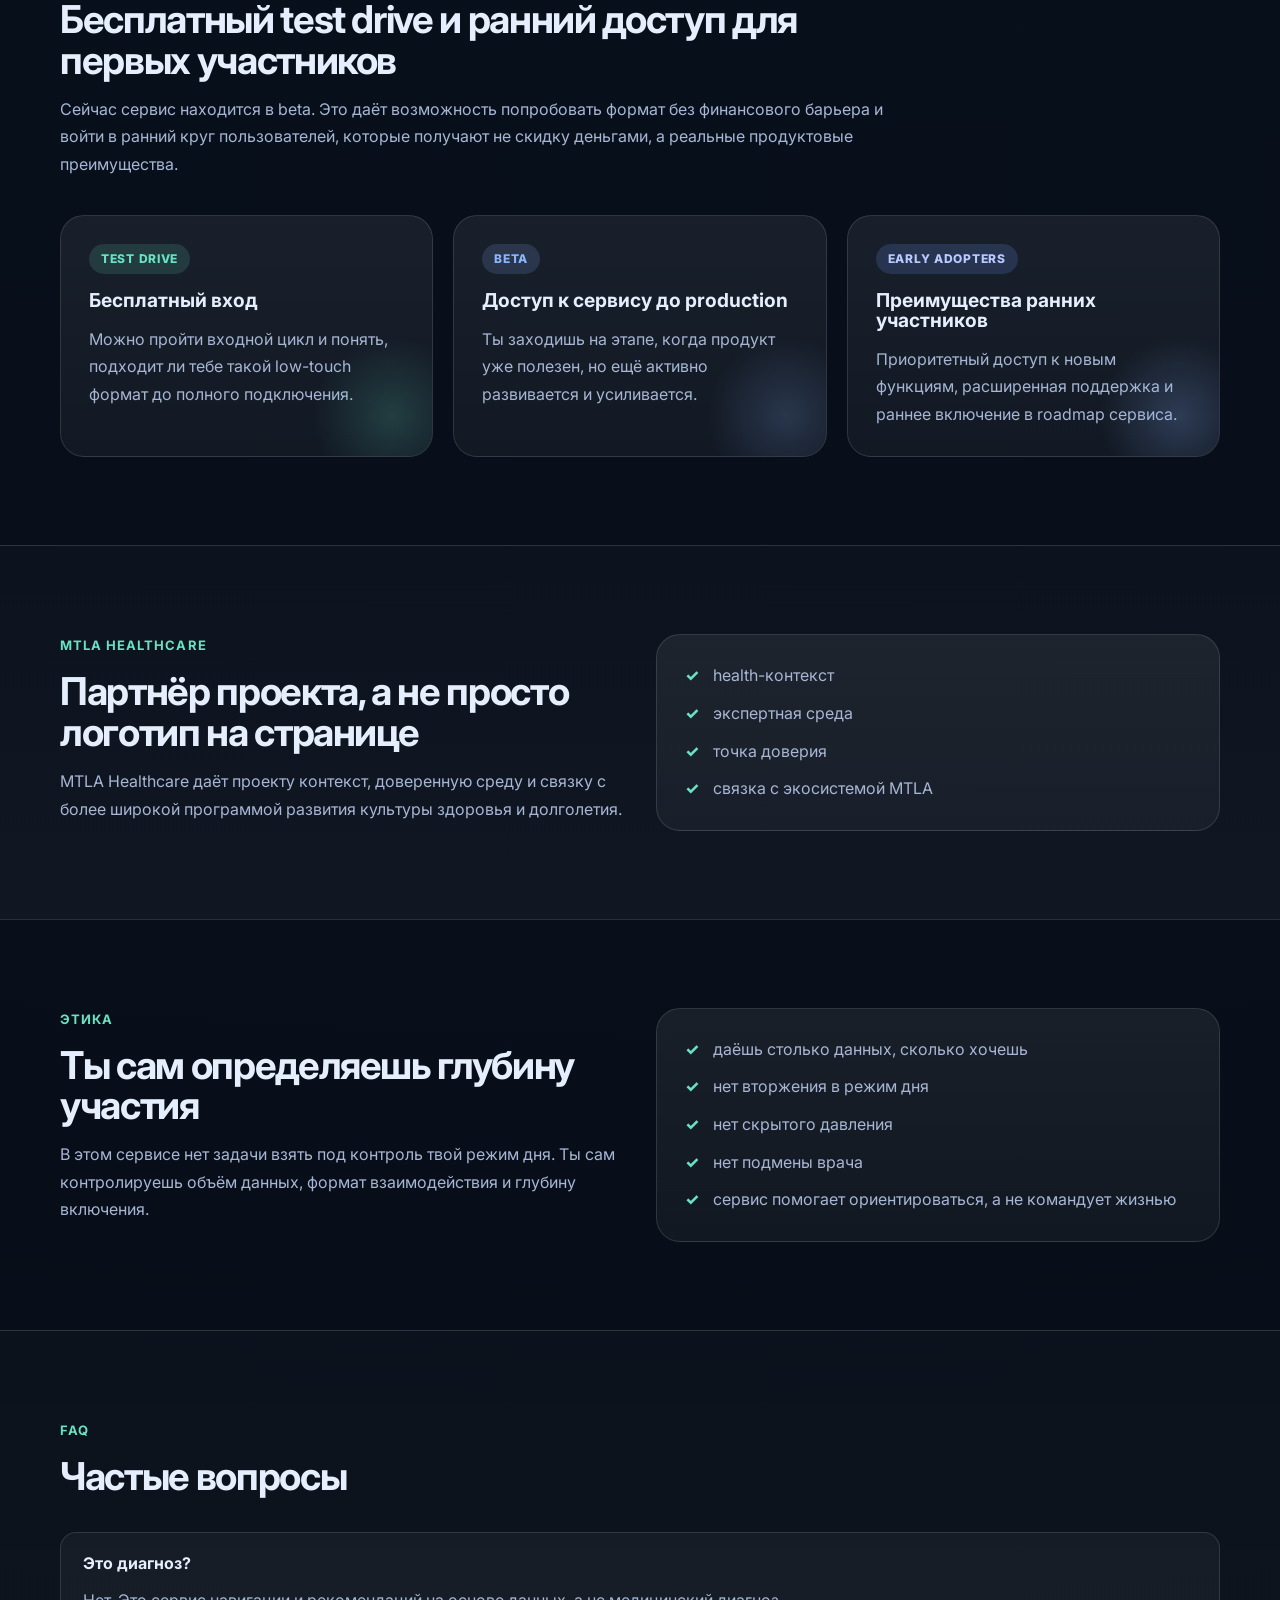
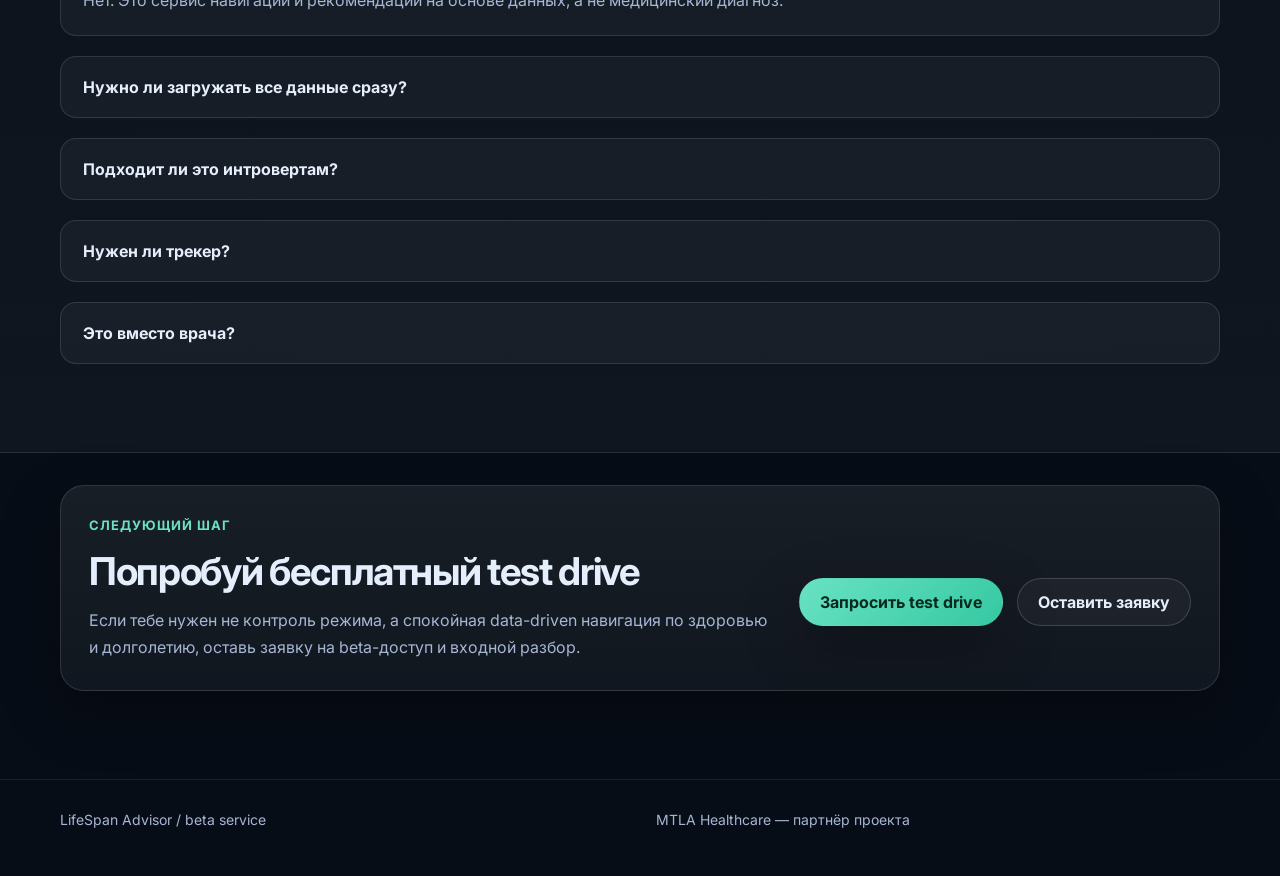
<file: lifespan/advisor/index.html>
<!doctype html>
<html lang="ru">
<head>
  <meta charset="utf-8" />
  <meta name="viewport" content="width=device-width, initial-scale=1" />
  <title>LifeSpan Advisor — спокойная навигация по здоровью и долголетию</title>
  <meta name="description" content="LifeSpan Advisor — beta-сервис персональных рекомендаций по здоровью и долголетию для тех, кому не подходит плотное сопровождение режима. Бесплатный test drive, ранний доступ и MTLA Healthcare как партнёр проекта." />
  <meta name="theme-color" content="#0f172a" />
  <link rel="preconnect" href="https://fonts.googleapis.com">
  <link rel="preconnect" href="https://fonts.gstatic.com" crossorigin>
  <link href="https://fonts.googleapis.com/css2?family=Inter:wght@400;500;600;700;800&display=swap" rel="stylesheet">
  <link rel="stylesheet" href="styles.css" />
</head>
<body>
  <div class="bg-glow bg-glow-1"></div>
  <div class="bg-glow bg-glow-2"></div>

  <header class="site-header">
    <div class="container nav">
      <a class="brand" href="#top">
        <span class="brand-mark">◉</span>
        <span>LifeSpan Advisor</span>
      </a>
      <nav class="nav-links">
        <a href="#offer">Оффер</a>
        <a href="#how">Как это работает</a>
        <a href="#difference">Чем отличается</a>
        <a href="#faq">FAQ</a>
      </nav>
    </div>
  </header>

  <main id="top">
    <section class="hero section">
      <div class="container hero-grid">
        <div class="hero-copy">
          <span class="eyebrow">Beta-сервис / MTLA Healthcare — партнёр проекта</span>
          <h1>Персональные рекомендации по здоровью и долголетию — без навязчивого контроля режима.</h1>
          <p class="hero-text">
            <strong>LifeSpan Advisor</strong> — это beta-сервис для тех, кому нужен не коуч,
            который лезет в сон и режим дня, а спокойная и умная навигация:
            что проверить, какие анализы досдать, куда смотреть дальше и какие next steps сейчас наиболее разумны.
          </p>
          <div class="hero-actions">
            <a class="button button-primary" href="./apply.html">Получить бесплатный test drive</a>
            <a class="button button-secondary" href="#how">Посмотреть механику</a>
          </div>
          <ul class="hero-points">
            <li>low-touch формат</li>
            <li>бесплатный test drive</li>
            <li>beta access + early adopters</li>
          </ul>
        </div>

        <div class="hero-card card soft-shadow">
          <div class="card-topline">Что получает клиент</div>
          <div class="metric-grid">
            <div class="metric-item">
              <span class="metric-value">Ясность</span>
              <span class="metric-label">что реально важно проверить сейчас</span>
            </div>
            <div class="metric-item">
              <span class="metric-value">Навигация</span>
              <span class="metric-label">какие анализы и шаги имеют смысл</span>
            </div>
            <div class="metric-item">
              <span class="metric-value">Дистанция</span>
              <span class="metric-label">без плотного вмешательства в режим дня</span>
            </div>
            <div class="metric-item">
              <span class="metric-value">Развитие</span>
              <span class="metric-label">ранний доступ к новым функциям и roadmap</span>
            </div>
          </div>
          <div class="hero-note">
            MTLA Healthcare участвует как партнёр проекта: даёт контекст, среду доверия и связку с более широкой health-экосистемой.
          </div>
        </div>
      </div>
    </section>

    <section id="offer" class="section">
      <div class="container">
        <div class="section-heading">
          <span class="eyebrow">Оффер</span>
          <h2>Не контроль режима, а спокойная data-driven навигация по здоровью</h2>
          <p>
            LifeSpan Advisor нужен тем, кто не хочет плотного сопровождения,
            но хочет понять свою картину здоровья лучше: где слепые зоны,
            что логично досдать, что перепроверить и какой следующий шаг сейчас самый разумный.
          </p>
        </div>

        <div class="cards three-up">
          <article class="card">
            <h3>Ты даёшь столько данных, сколько готов</h3>
            <p>Не нужно открывать всю жизнь. Можно начать с анкеты, симптомов, части анализов или только с тех данных, которые тебе комфортно предоставить.</p>
          </article>
          <article class="card">
            <h3>На выходе — не шум, а next steps</h3>
            <p>Сервис не заваливает тебя советами. Его задача — выдать понятный трек: что проверить, что уточнить и куда смотреть дальше.</p>
          </article>
          <article class="card">
            <h3>Подходит интровертам и автономным людям</h3>
            <p>Это формат для тех, кому ближе спокойное асинхронное взаимодействие, чем внешний контроль дня и постоянные напоминания.</p>
          </article>
        </div>
      </div>
    </section>

    <section class="section section-alt">
      <div class="container">
        <div class="section-heading">
          <span class="eyebrow">Проблема</span>
          <h2>Не всем нужен сервис, который лезет внутрь дня</h2>
          <p>
            Для части людей проблема не в отсутствии мотивации и не в нехватке дисциплины,
            а в том, что им нужен другой формат помощи:
            меньше контроля, меньше давления, больше аналитики, рекомендаций и уважения к дистанции.
          </p>
        </div>

        <div class="cards two-up">
          <article class="card">
            <h3>Есть вопросы, но нет навигатора</h3>
            <p>Человек чувствует, что надо в чём-то разобраться глубже, но не понимает, что из этого реально важно, а что — шум.</p>
          </article>
          <article class="card">
            <h3>Нет желания отдавать режим под внешний контроль</h3>
            <p>Подход “мы сейчас возьмём твой день под сопровождение” подходит не всем. Многим нужен более спокойный и автономный формат.</p>
          </article>
        </div>
      </div>
    </section>

    <section class="section">
      <div class="container two-column">
        <div>
          <span class="eyebrow">Для кого</span>
          <h2>Кому особенно подойдёт LifeSpan Advisor</h2>
          <ul class="check-list">
            <li>интровертам</li>
            <li>автономным клиентам</li>
            <li>людям с высокой нагрузкой и ограниченным вниманием</li>
            <li>тем, кто не хочет постоянного сопровождения режима</li>
            <li>тем, кто хочет рекомендации и следующий шаг, а не внешний контроль</li>
          </ul>
        </div>
        <div>
          <span class="eyebrow">Что можно дать на вход</span>
          <h2>Столько данных, сколько тебе комфортно</h2>
          <ul class="check-list">
            <li>анкета</li>
            <li>результаты анализов</li>
            <li>симптомы и жалобы</li>
            <li>описание образа жизни</li>
            <li>данные трекера — по желанию</li>
            <li>вопросы, которые ты хочешь прояснить</li>
          </ul>
        </div>
      </div>
    </section>

    <section id="how" class="section section-alt">
      <div class="container">
        <div class="section-heading">
          <span class="eyebrow">Как это работает</span>
          <h2>Короткий и спокойный цикл взаимодействия</h2>
        </div>

        <div class="timeline">
          <article class="timeline-item card">
            <div class="timeline-step">01</div>
            <h3>Ввод данных</h3>
            <p>Ты делишься только тем, что готов предоставить: анализы, анкета, симптомы, привычки, вопросы, которые тебя волнуют.</p>
          </article>
          <article class="timeline-item card">
            <div class="timeline-step">02</div>
            <h3>Первичный разбор</h3>
            <p>Сервис собирает базовую картину и выявляет возможные зоны внимания, слабые места и потенциально полезные направления проверки.</p>
          </article>
          <article class="timeline-item card">
            <div class="timeline-step">03</div>
            <h3>Рекомендации и уточнения</h3>
            <p>Ты получаешь не поток советов, а понятный список: что проверить, что стоит досдать, что может быть важно уточнить.</p>
          </article>
          <article class="timeline-item card">
            <div class="timeline-step">04</div>
            <h3>Следующий цикл</h3>
            <p>По мере появления новых данных картина уточняется, и ты получаешь следующий слой навигации без лишнего давления и вторжения в твой режим.</p>
          </article>
        </div>
      </div>
    </section>

    <section class="section">
      <div class="container two-column">
        <div>
          <span class="eyebrow">Что получает клиент</span>
          <h2>Результат — не контроль, а ясность</h2>
          <ul class="check-list">
            <li>какие зоны внимания у тебя сейчас есть</li>
            <li>что может быть полезно перепроверить</li>
            <li>какие анализы и обследования логично досдать</li>
            <li>какие уточняющие вопросы имеют смысл</li>
            <li>какой следующий шаг наиболее разумен</li>
          </ul>
        </div>
        <div>
          <span class="eyebrow">Чего здесь нет</span>
          <h2>Честные границы продукта</h2>
          <ul class="cross-list">
            <li>не медицинский диагноз</li>
            <li>не замена врача</li>
            <li>не плотный контроль режима</li>
            <li>не скрытое давление</li>
            <li>не попытка переделать твою жизнь за неделю</li>
          </ul>
        </div>
      </div>
    </section>

    <section id="difference" class="section section-alt">
      <div class="container">
        <div class="section-heading">
          <span class="eyebrow">Линейка</span>
          <h2>Чем LifeSpan Advisor отличается от LifeSpan MVP</h2>
          <p>
            Это не “облегчённый operator”. Это другой продуктовый тип для другого сегмента.
          </p>
        </div>

        <div class="cards two-up">
          <article class="card">
            <div class="badge badge-soft">LifeSpan MVP</div>
            <h3>High-touch формат</h3>
            <p>Подходит тем, кому нужен внешний контур удержания режима, сопровождение, accountability и снижение числа срывов.</p>
          </article>
          <article class="card accent-card accent-card-mid">
            <div class="badge badge-advisor">LifeSpan Advisor</div>
            <h3>Low-touch формат</h3>
            <p>Подходит тем, кому нужна спокойная навигация, рекомендации и next steps на основе данных, без плотного вмешательства в день.</p>
          </article>
        </div>
      </div>
    </section>

    <section class="section">
      <div class="container">
        <div class="section-heading">
          <span class="eyebrow">Beta-программа</span>
          <h2>Бесплатный test drive и ранний доступ для первых участников</h2>
          <p>
            Сейчас сервис находится в beta. Это даёт возможность попробовать формат без финансового барьера
            и войти в ранний круг пользователей, которые получают не скидку деньгами, а реальные продуктовые преимущества.
          </p>
        </div>

        <div class="cards three-up">
          <article class="card accent-card">
            <div class="badge badge-soft">Test Drive</div>
            <h3>Бесплатный вход</h3>
            <p>Можно пройти входной цикл и понять, подходит ли тебе такой low-touch формат до полного подключения.</p>
          </article>
          <article class="card accent-card accent-card-mid">
            <div class="badge badge-beta">Beta</div>
            <h3>Доступ к сервису до production</h3>
            <p>Ты заходишь на этапе, когда продукт уже полезен, но ещё активно развивается и усиливается.</p>
          </article>
          <article class="card accent-card accent-card-dark">
            <div class="badge badge-early">Early Adopters</div>
            <h3>Преимущества ранних участников</h3>
            <p>Приоритетный доступ к новым функциям, расширенная поддержка и раннее включение в roadmap сервиса.</p>
          </article>
        </div>
      </div>
    </section>

    <section class="section section-alt">
      <div class="container ethics-grid">
        <div>
          <span class="eyebrow">MTLA Healthcare</span>
          <h2>Партнёр проекта, а не просто логотип на странице</h2>
          <p>
            MTLA Healthcare даёт проекту контекст, доверенную среду и связку с более широкой программой развития культуры здоровья и долголетия.
          </p>
        </div>
        <div class="card">
          <ul class="check-list compact">
            <li>health-контекст</li>
            <li>экспертная среда</li>
            <li>точка доверия</li>
            <li>связка с экосистемой MTLA</li>
          </ul>
        </div>
      </div>
    </section>

    <section class="section">
      <div class="container ethics-grid">
        <div>
          <span class="eyebrow">Этика</span>
          <h2>Ты сам определяешь глубину участия</h2>
          <p>
            В этом сервисе нет задачи взять под контроль твой режим дня.
            Ты сам контролируешь объём данных, формат взаимодействия и глубину включения.
          </p>
        </div>
        <div class="card">
          <ul class="check-list compact">
            <li>даёшь столько данных, сколько хочешь</li>
            <li>нет вторжения в режим дня</li>
            <li>нет скрытого давления</li>
            <li>нет подмены врача</li>
            <li>сервис помогает ориентироваться, а не командует жизнью</li>
          </ul>
        </div>
      </div>
    </section>

    <section id="faq" class="section section-alt">
      <div class="container">
        <div class="section-heading">
          <span class="eyebrow">FAQ</span>
          <h2>Частые вопросы</h2>
        </div>

        <div class="faq-list">
          <details class="faq-item" open>
            <summary>Это диагноз?</summary>
            <p>Нет. Это сервис навигации и рекомендаций на основе данных, а не медицинский диагноз.</p>
          </details>
          <details class="faq-item">
            <summary>Нужно ли загружать все данные сразу?</summary>
            <p>Нет. Ты можешь начать с того объёма данных, который тебе комфортен.</p>
          </details>
          <details class="faq-item">
            <summary>Подходит ли это интровертам?</summary>
            <p>Да. Этот трек как раз и задуман для людей, которым не подходит плотное сопровождение режима.</p>
          </details>
          <details class="faq-item">
            <summary>Нужен ли трекер?</summary>
            <p>Нет. Данные трекера optional. Можно начать без них.</p>
          </details>
          <details class="faq-item">
            <summary>Это вместо врача?</summary>
            <p>Нет. Сервис помогает понять, что стоит проверить и какие next steps сейчас разумны, но не заменяет врача.</p>
          </details>
        </div>
      </div>
    </section>

    <section id="join" class="section cta-section">
      <div class="container cta-card card soft-shadow">
        <div>
          <span class="eyebrow">Следующий шаг</span>
          <h2>Попробуй бесплатный test drive</h2>
          <p>
            Если тебе нужен не контроль режима, а спокойная data-driven навигация по здоровью и долголетию,
            оставь заявку на beta-доступ и входной разбор.
          </p>
        </div>
        <div class="cta-actions">
          <a class="button button-primary" href="./apply.html">Запросить test drive</a>
          <a class="button button-secondary" href="./apply.html">Оставить заявку</a>
        </div>
      </div>
    </section>
  </main>

  <footer class="site-footer">
    <div class="container footer-grid">
      <p>LifeSpan Advisor / beta service</p>
      <p>MTLA Healthcare — партнёр проекта</p>
    </div>
  </footer>
</body>
</html>
</file>
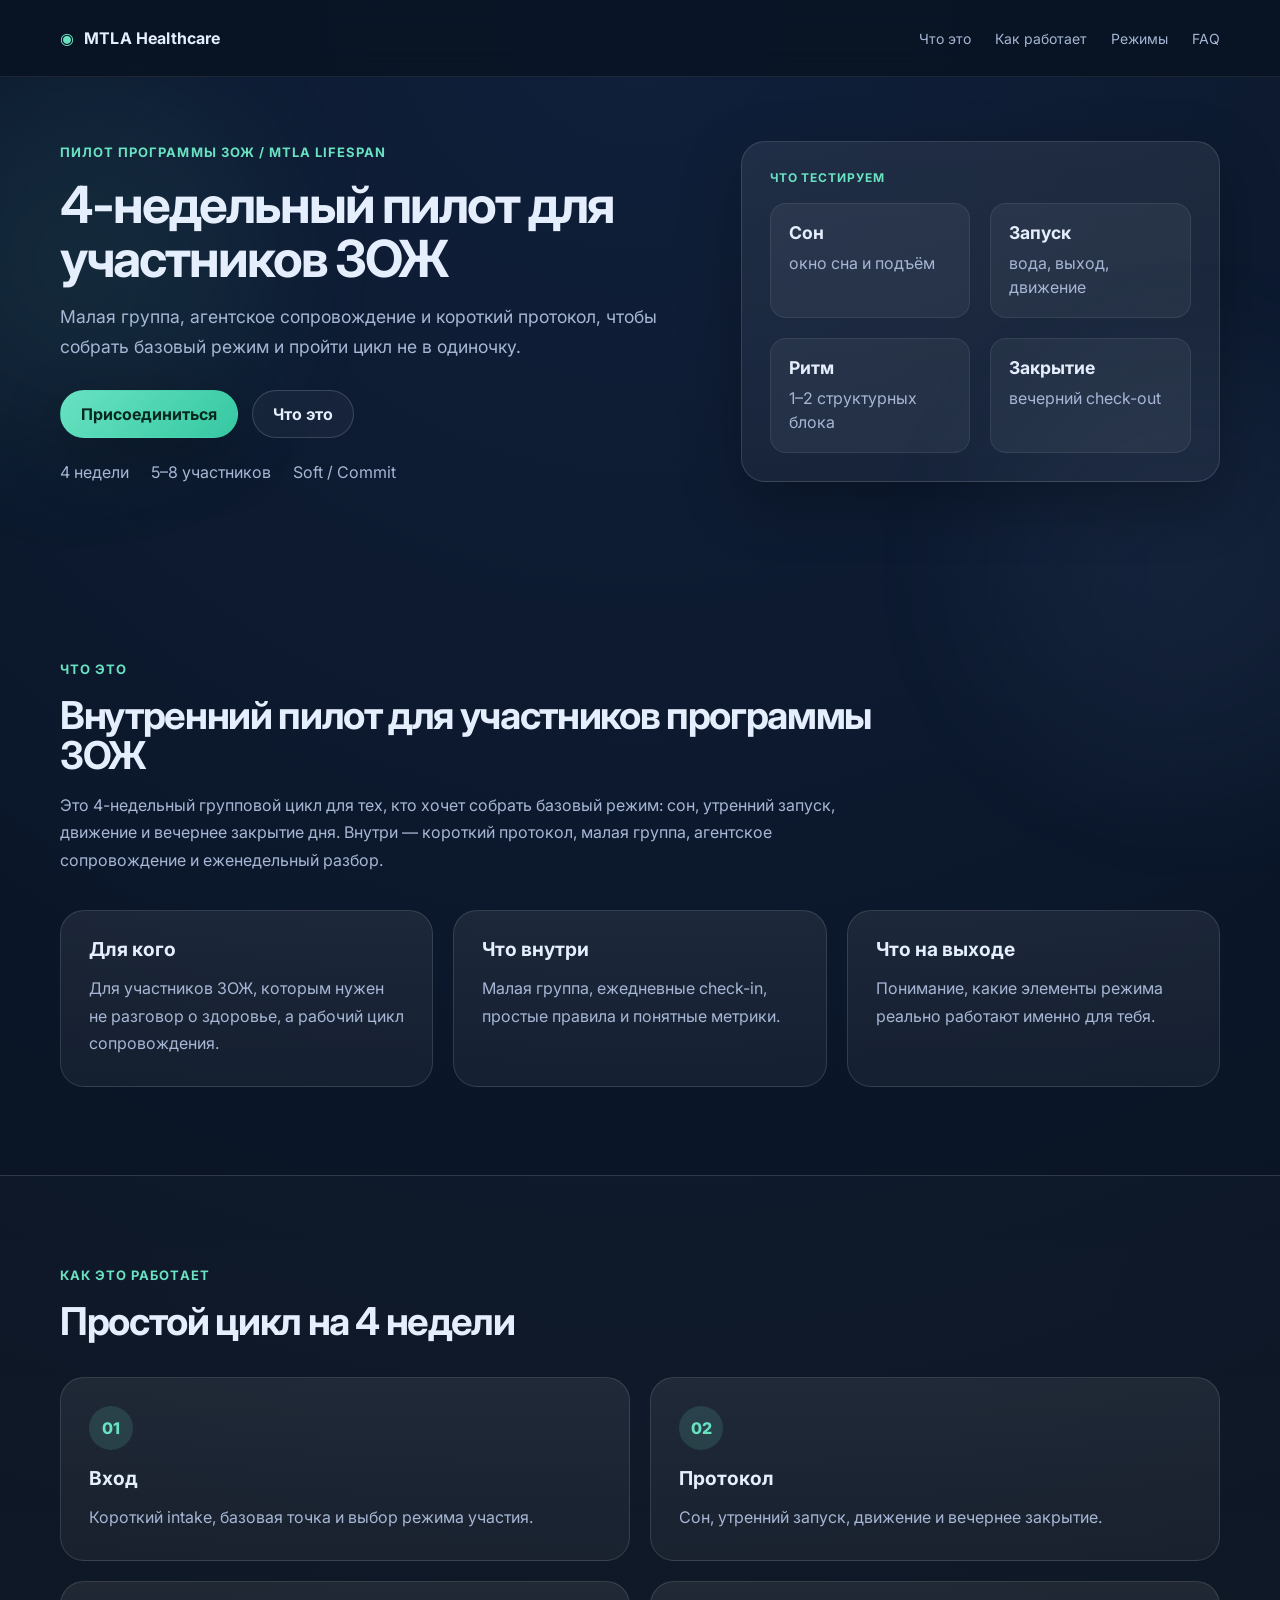
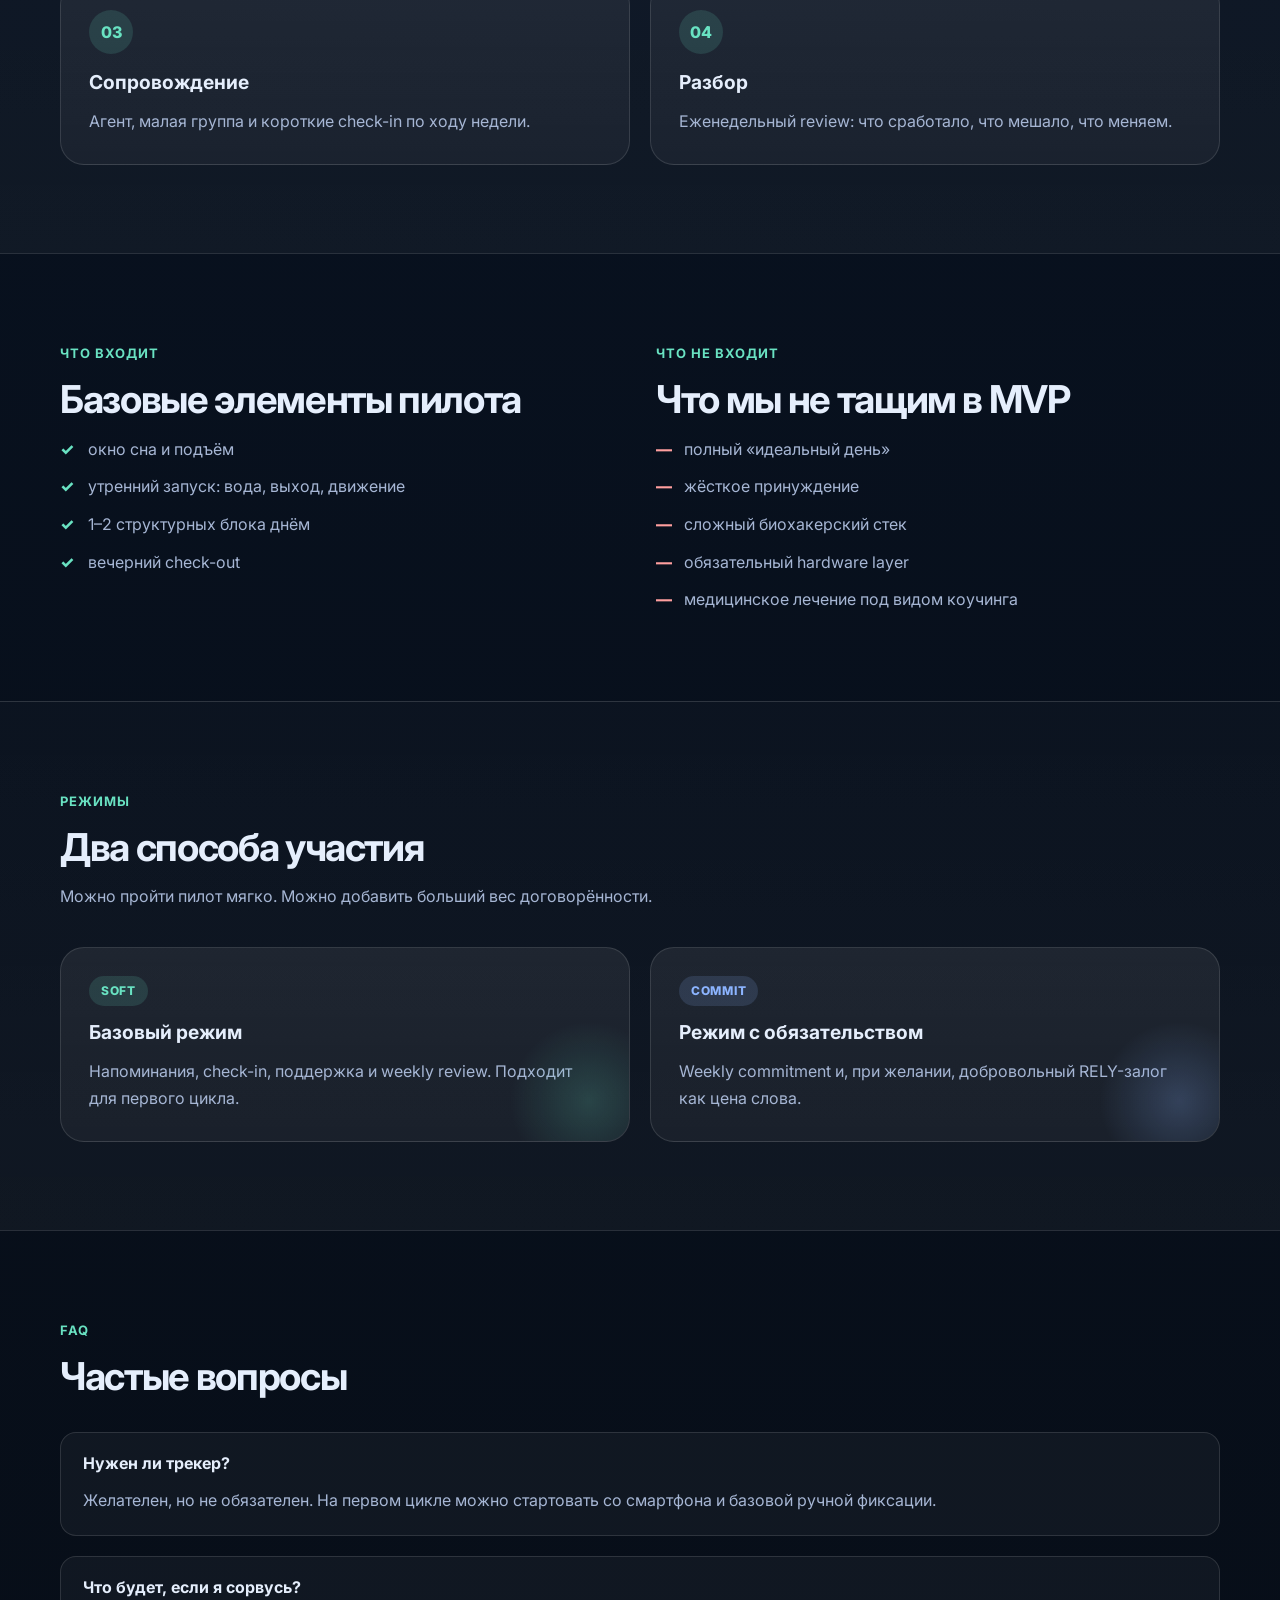
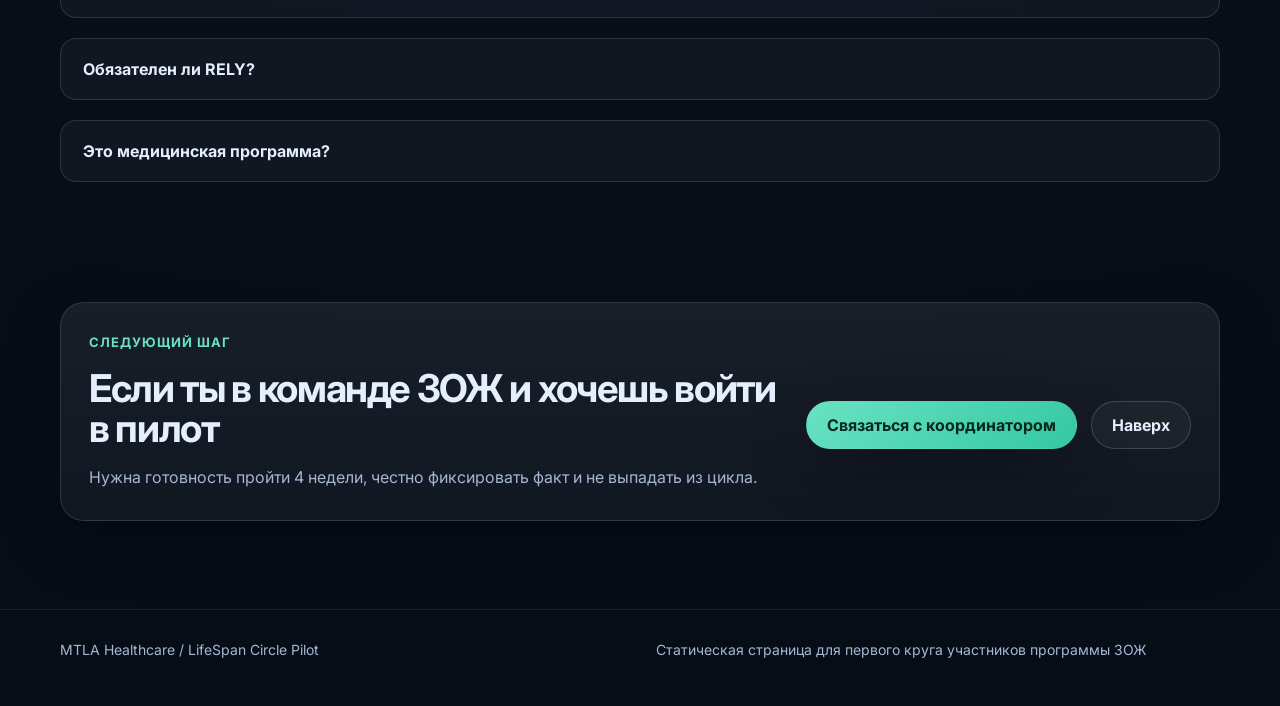
<file: lifespan/circle/index.html>
<!doctype html>
<html lang="ru">
<head>
  <meta charset="utf-8" />
  <meta name="viewport" content="width=device-width, initial-scale=1" />
  <title>MTLA LifeSpan Circle — пилот программы ЗОЖ</title>
  <meta name="description" content="Внутренний 4-недельный пилот для участников программы ЗОЖ: малая группа, агентское сопровождение и короткий протокол." />
  <meta name="theme-color" content="#0f172a" />
  <link rel="preconnect" href="https://fonts.googleapis.com">
  <link rel="preconnect" href="https://fonts.gstatic.com" crossorigin>
  <link href="https://fonts.googleapis.com/css2?family=Inter:wght@400;500;600;700;800&display=swap" rel="stylesheet">
  <link rel="stylesheet" href="styles.css" />
</head>
<body>
  <div class="bg-glow bg-glow-1"></div>
  <div class="bg-glow bg-glow-2"></div>

  <header class="site-header">
    <div class="container nav">
      <a class="brand" href="#top">
        <span class="brand-mark">◉</span>
        <span>MTLA Healthcare</span>
      </a>
      <nav class="nav-links">
        <a href="#about">Что это</a>
        <a href="#how">Как работает</a>
        <a href="#modes">Режимы</a>
        <a href="#faq">FAQ</a>
      </nav>
    </div>
  </header>

  <main id="top">
    <section class="hero section">
      <div class="container hero-grid">
        <div class="hero-copy">
          <span class="eyebrow">Пилот программы ЗОЖ / MTLA LifeSpan</span>
          <h1>4-недельный пилот для участников ЗОЖ</h1>
          <p class="hero-text">
            Малая группа, агентское сопровождение и короткий протокол,
            чтобы собрать базовый режим и пройти цикл не в одиночку.
          </p>
          <div class="hero-actions">
            <a class="button button-primary" href="./apply.html">Присоединиться</a>
            <a class="button button-secondary" href="#about">Что это</a>
          </div>
          <ul class="hero-points">
            <li>4 недели</li>
            <li>5–8 участников</li>
            <li>Soft / Commit</li>
          </ul>
        </div>

        <div class="hero-card card soft-shadow">
          <div class="card-topline">Что тестируем</div>
          <div class="metric-grid">
            <div class="metric-item">
              <span class="metric-value">Сон</span>
              <span class="metric-label">окно сна и подъём</span>
            </div>
            <div class="metric-item">
              <span class="metric-value">Запуск</span>
              <span class="metric-label">вода, выход, движение</span>
            </div>
            <div class="metric-item">
              <span class="metric-value">Ритм</span>
              <span class="metric-label">1–2 структурных блока</span>
            </div>
            <div class="metric-item">
              <span class="metric-value">Закрытие</span>
              <span class="metric-label">вечерний check-out</span>
            </div>
          </div>
        </div>
      </div>
    </section>

    <section id="about" class="section">
      <div class="container">
        <div class="section-heading narrow">
          <span class="eyebrow">Что это</span>
          <h2>Внутренний пилот для участников программы ЗОЖ</h2>
          <p>
            Это 4-недельный групповой цикл для тех, кто хочет собрать базовый режим:
            сон, утренний запуск, движение и вечернее закрытие дня.
            Внутри — короткий протокол, малая группа, агентское сопровождение и еженедельный разбор.
          </p>
        </div>

        <div class="cards three-up">
          <article class="card">
            <h3>Для кого</h3>
            <p>Для участников ЗОЖ, которым нужен не разговор о здоровье, а рабочий цикл сопровождения.</p>
          </article>
          <article class="card">
            <h3>Что внутри</h3>
            <p>Малая группа, ежедневные check-in, простые правила и понятные метрики.</p>
          </article>
          <article class="card">
            <h3>Что на выходе</h3>
            <p>Понимание, какие элементы режима реально работают именно для тебя.</p>
          </article>
        </div>
      </div>
    </section>

    <section id="how" class="section section-alt">
      <div class="container">
        <div class="section-heading">
          <span class="eyebrow">Как это работает</span>
          <h2>Простой цикл на 4 недели</h2>
        </div>

        <div class="timeline">
          <article class="timeline-item card">
            <div class="timeline-step">01</div>
            <h3>Вход</h3>
            <p>Короткий intake, базовая точка и выбор режима участия.</p>
          </article>
          <article class="timeline-item card">
            <div class="timeline-step">02</div>
            <h3>Протокол</h3>
            <p>Сон, утренний запуск, движение и вечернее закрытие.</p>
          </article>
          <article class="timeline-item card">
            <div class="timeline-step">03</div>
            <h3>Сопровождение</h3>
            <p>Агент, малая группа и короткие check-in по ходу недели.</p>
          </article>
          <article class="timeline-item card">
            <div class="timeline-step">04</div>
            <h3>Разбор</h3>
            <p>Еженедельный review: что сработало, что мешало, что меняем.</p>
          </article>
        </div>
      </div>
    </section>

    <section class="section">
      <div class="container two-column">
        <div>
          <span class="eyebrow">Что входит</span>
          <h2>Базовые элементы пилота</h2>
          <ul class="check-list">
            <li>окно сна и подъём</li>
            <li>утренний запуск: вода, выход, движение</li>
            <li>1–2 структурных блока днём</li>
            <li>вечерний check-out</li>
          </ul>
        </div>
        <div>
          <span class="eyebrow">Что не входит</span>
          <h2>Что мы не тащим в MVP</h2>
          <ul class="cross-list">
            <li>полный «идеальный день»</li>
            <li>жёсткое принуждение</li>
            <li>сложный биохакерский стек</li>
            <li>обязательный hardware layer</li>
            <li>медицинское лечение под видом коучинга</li>
          </ul>
        </div>
      </div>
    </section>

    <section id="modes" class="section section-alt">
      <div class="container">
        <div class="section-heading">
          <span class="eyebrow">Режимы</span>
          <h2>Два способа участия</h2>
          <p>Можно пройти пилот мягко. Можно добавить больший вес договорённости.</p>
        </div>

        <div class="cards two-up">
          <article class="card accent-card">
            <div class="badge badge-soft">Soft</div>
            <h3>Базовый режим</h3>
            <p>Напоминания, check-in, поддержка и weekly review. Подходит для первого цикла.</p>
          </article>
          <article class="card accent-card accent-card-dark">
            <div class="badge badge-commit">Commit</div>
            <h3>Режим с обязательством</h3>
            <p>Weekly commitment и, при желании, добровольный RELY-залог как цена слова.</p>
          </article>
        </div>
      </div>
    </section>

    <section id="faq" class="section">
      <div class="container">
        <div class="section-heading">
          <span class="eyebrow">FAQ</span>
          <h2>Частые вопросы</h2>
        </div>

        <div class="faq-list">
          <details class="faq-item" open>
            <summary>Нужен ли трекер?</summary>
            <p>Желателен, но не обязателен. На первом цикле можно стартовать со смартфона и базовой ручной фиксации.</p>
          </details>
          <details class="faq-item">
            <summary>Что будет, если я сорвусь?</summary>
            <p>Срыв не означает вылет из пилота. Важно не скрывать его, а разбирать, что именно сломалось и как вернуть устойчивость.</p>
          </details>
          <details class="faq-item">
            <summary>Обязателен ли RELY?</summary>
            <p>Нет. RELY — это опциональный слой для тех, кому полезно добавить договорённости больший вес.</p>
          </details>
          <details class="faq-item">
            <summary>Это медицинская программа?</summary>
            <p>Нет. Это пилот сопровождения режима. При необходимости к отдельным вопросам может подключаться медицинский контур программы.</p>
          </details>
        </div>
      </div>
    </section>

    <section id="join" class="section cta-section">
      <div class="container cta-card card soft-shadow">
        <div>
          <span class="eyebrow">Следующий шаг</span>
          <h2>Если ты в команде ЗОЖ и хочешь войти в пилот</h2>
          <p>
            Нужна готовность пройти 4 недели, честно фиксировать факт и не выпадать из цикла.
          </p>
        </div>
        <div class="cta-actions">
          <a class="button button-primary" href="https://t.me/itrychev">Связаться с координатором</a>
          <a class="button button-secondary" href="#top">Наверх</a>
        </div>
      </div>
    </section>
  </main>

  <footer class="site-footer">
    <div class="container footer-grid">
      <p>MTLA Healthcare / LifeSpan Circle Pilot</p>
      <p>Статическая страница для первого круга участников программы ЗОЖ</p>
    </div>
  </footer>
</body>
</html>
</file>
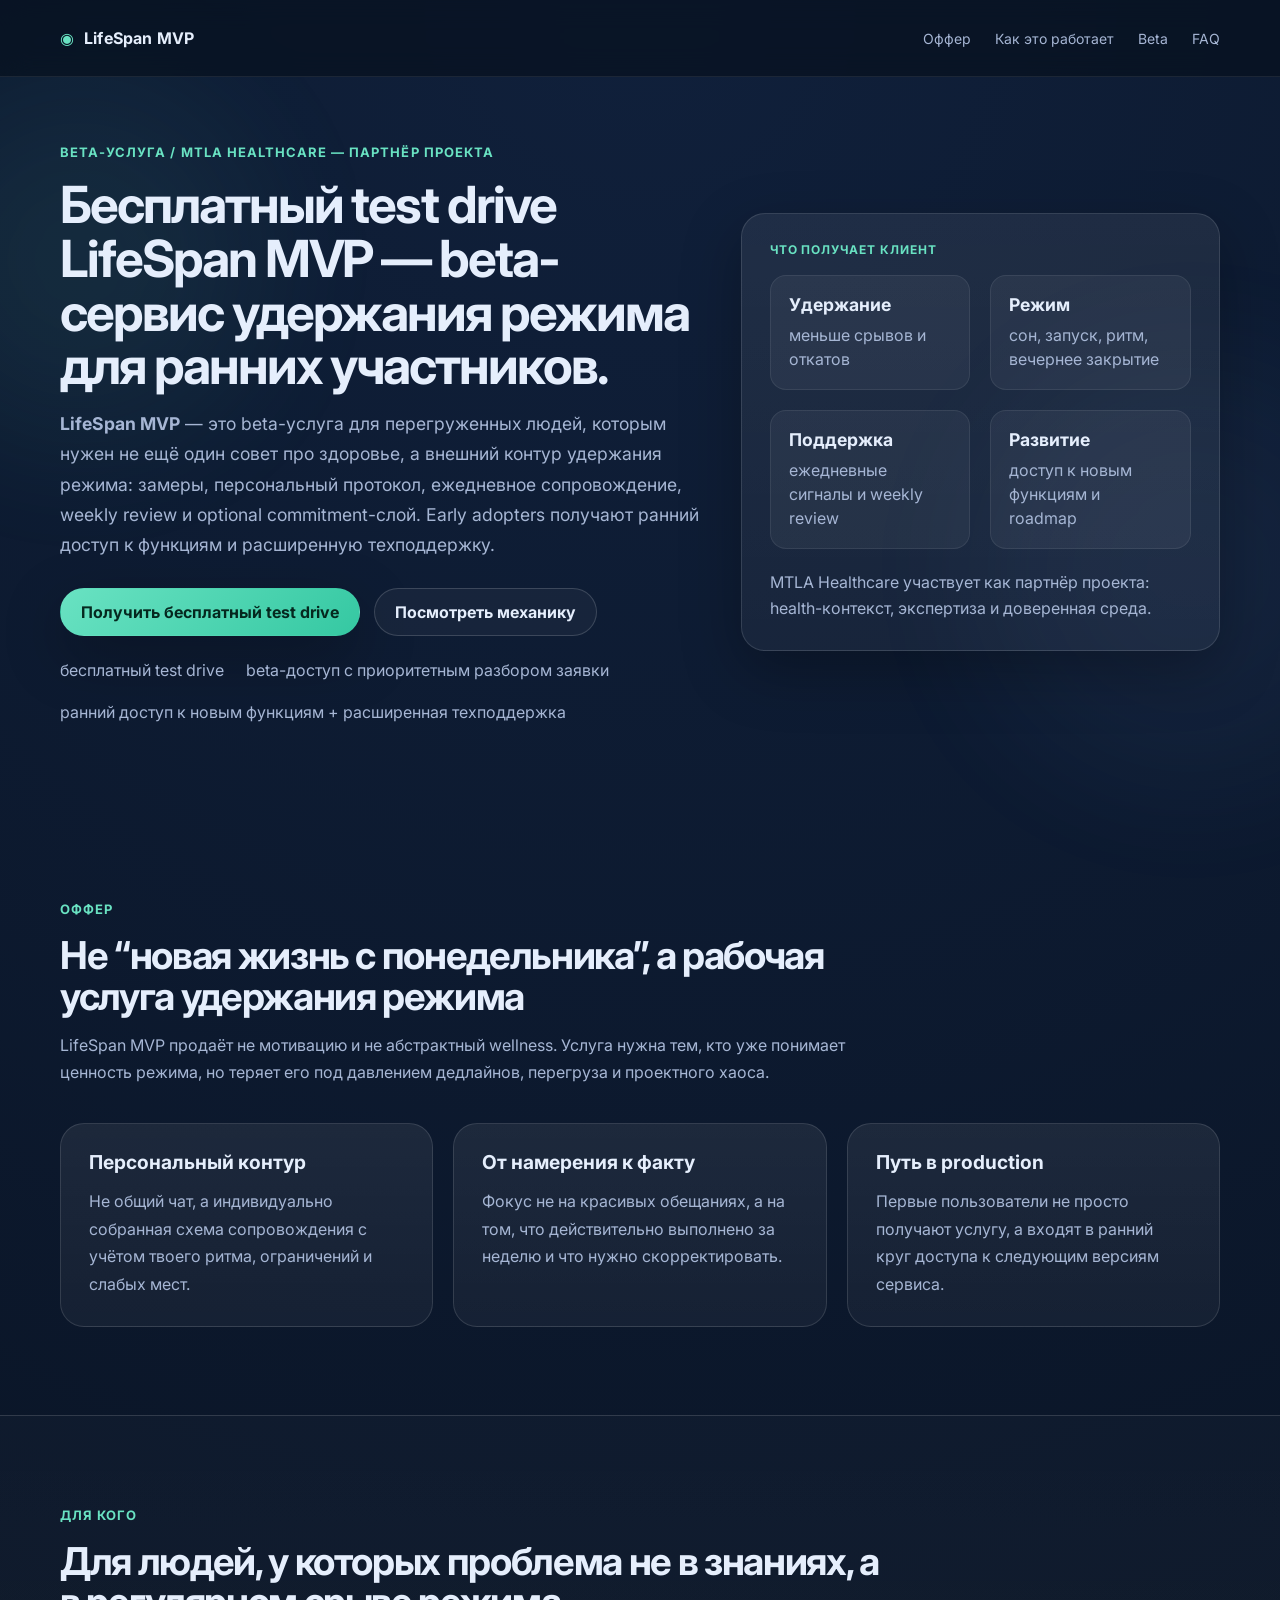
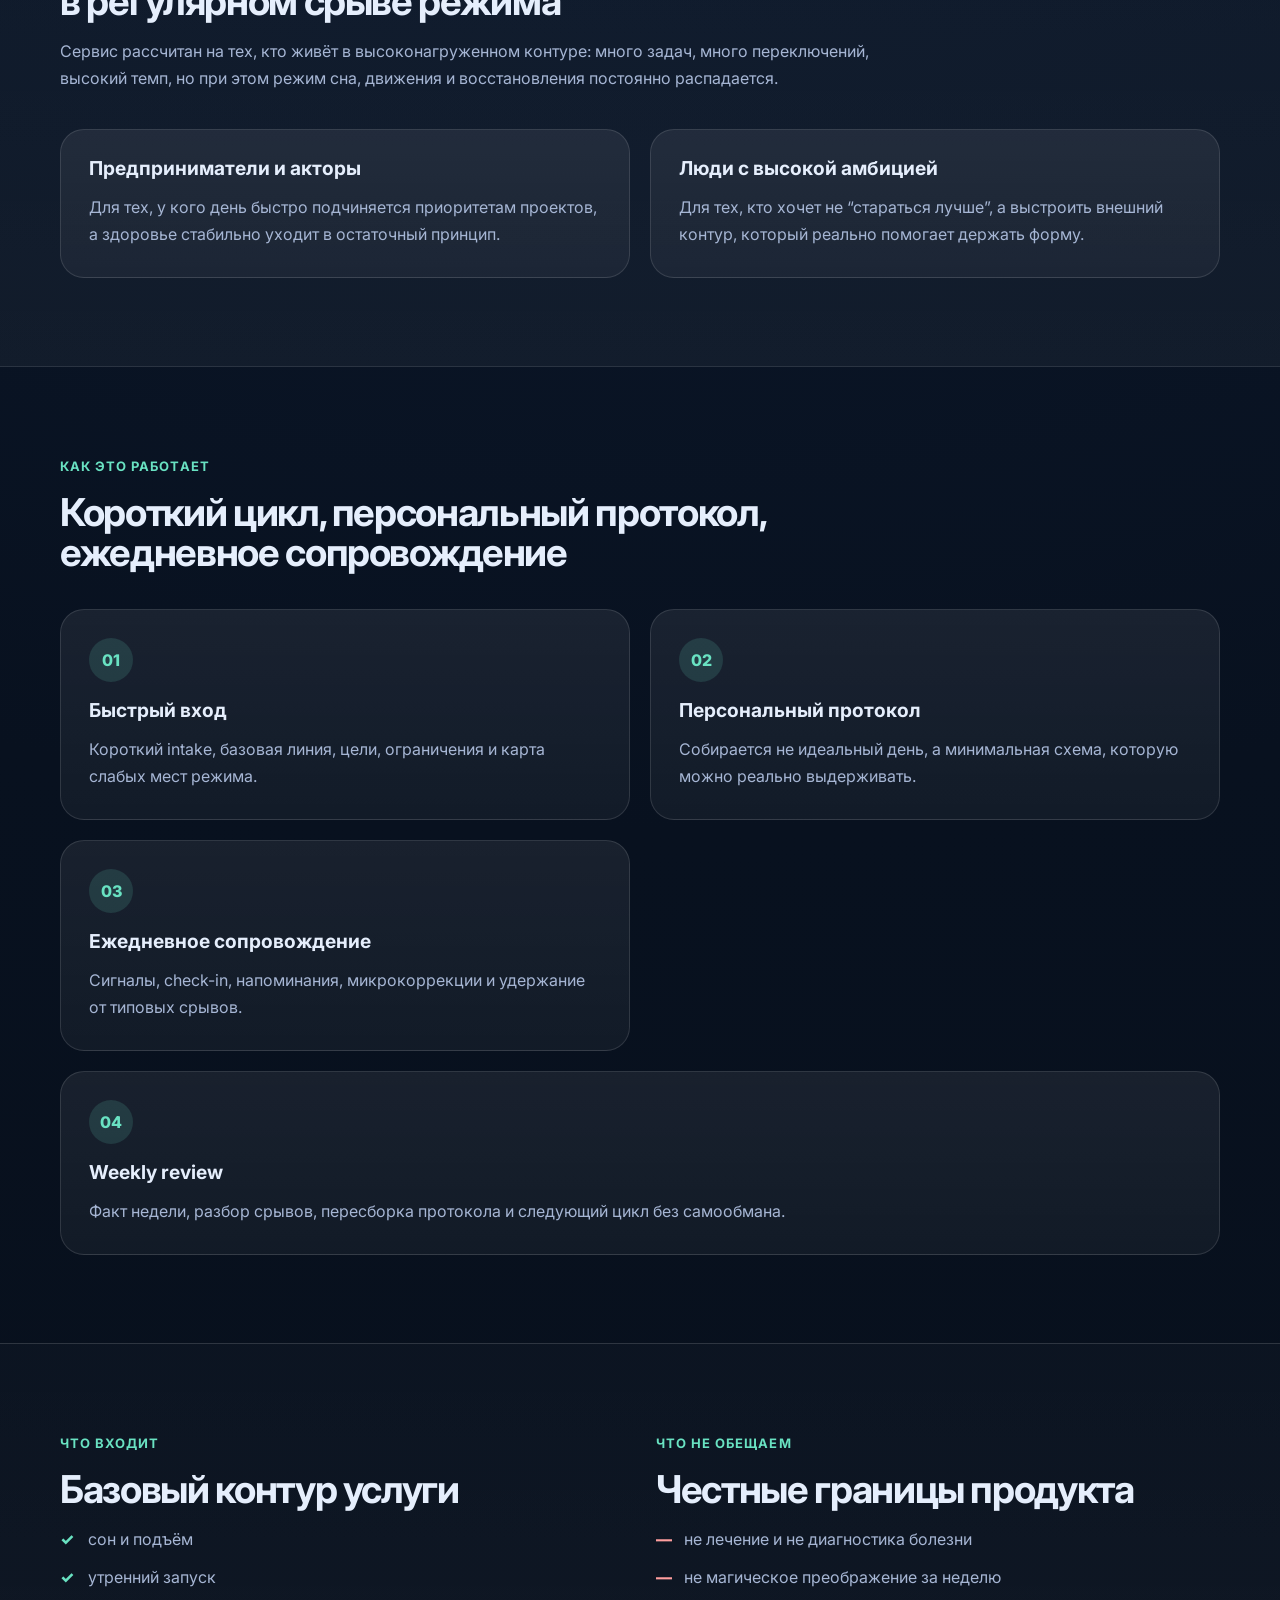
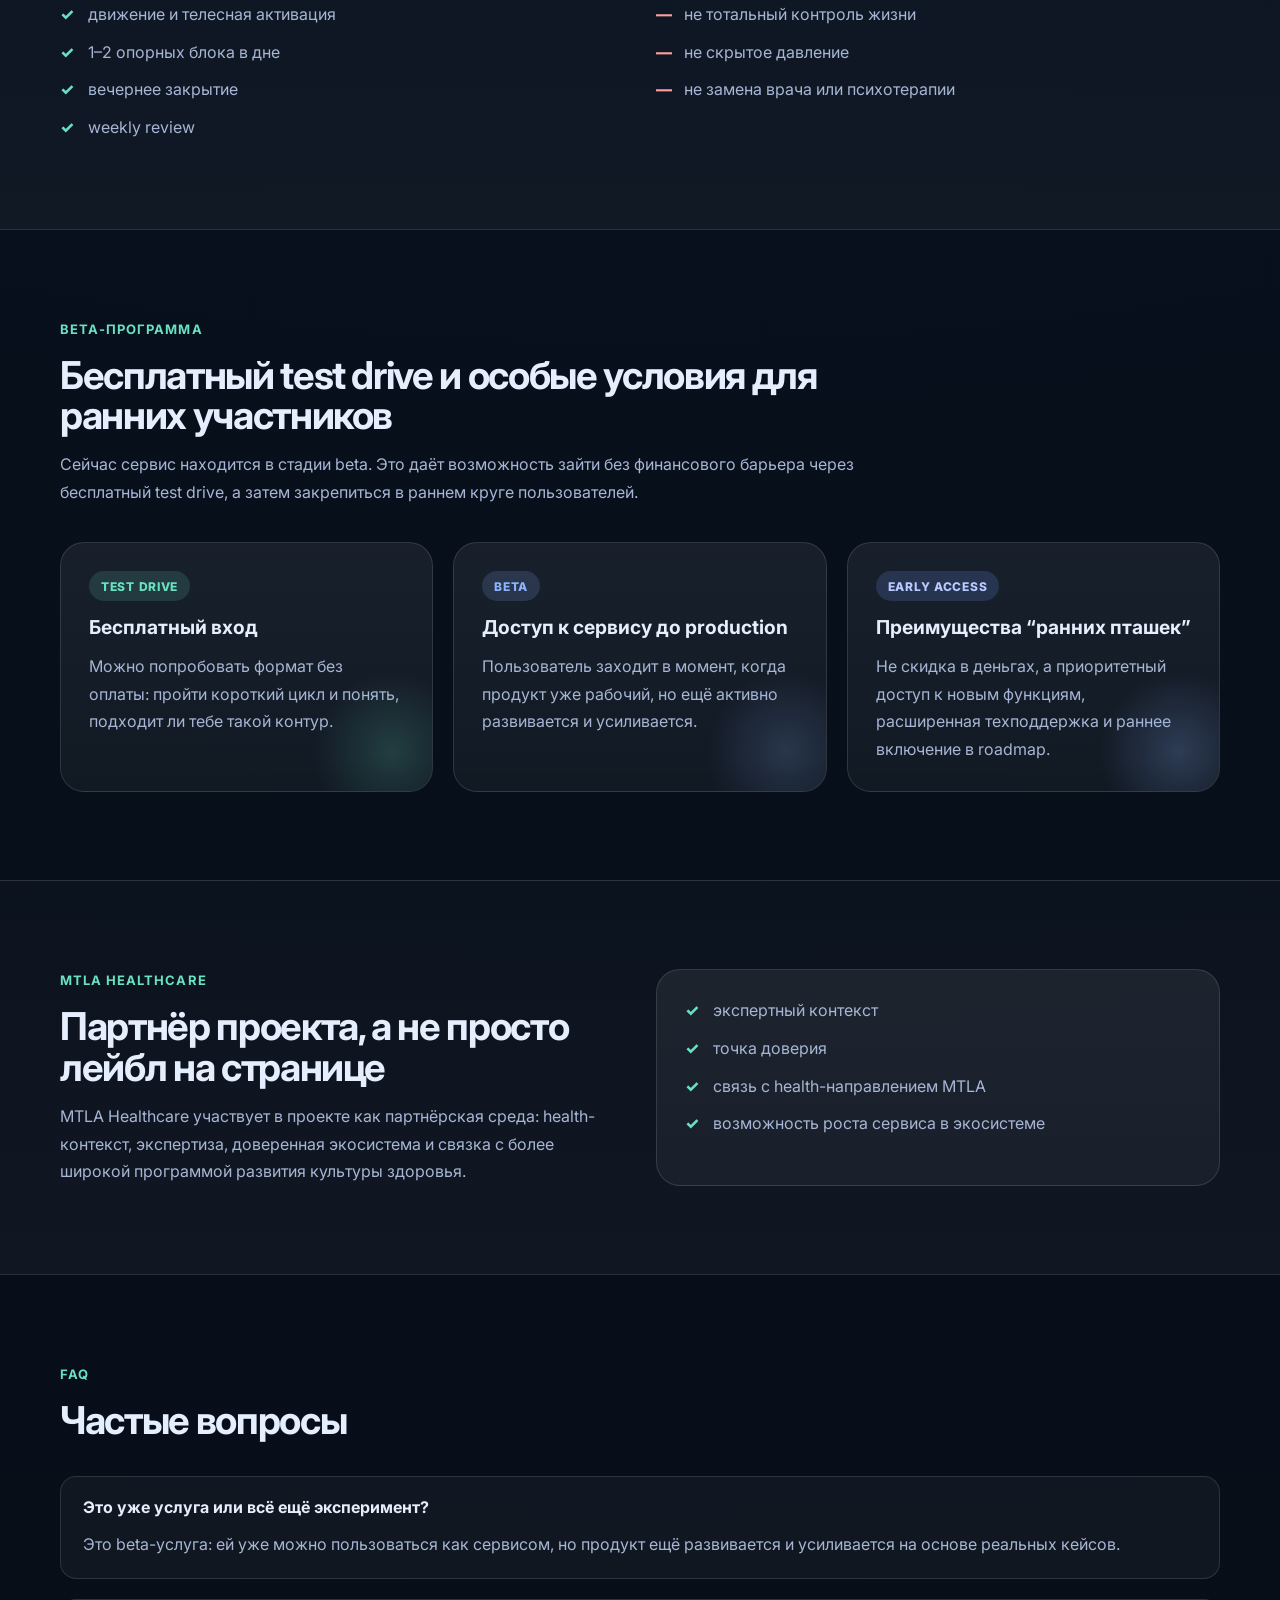
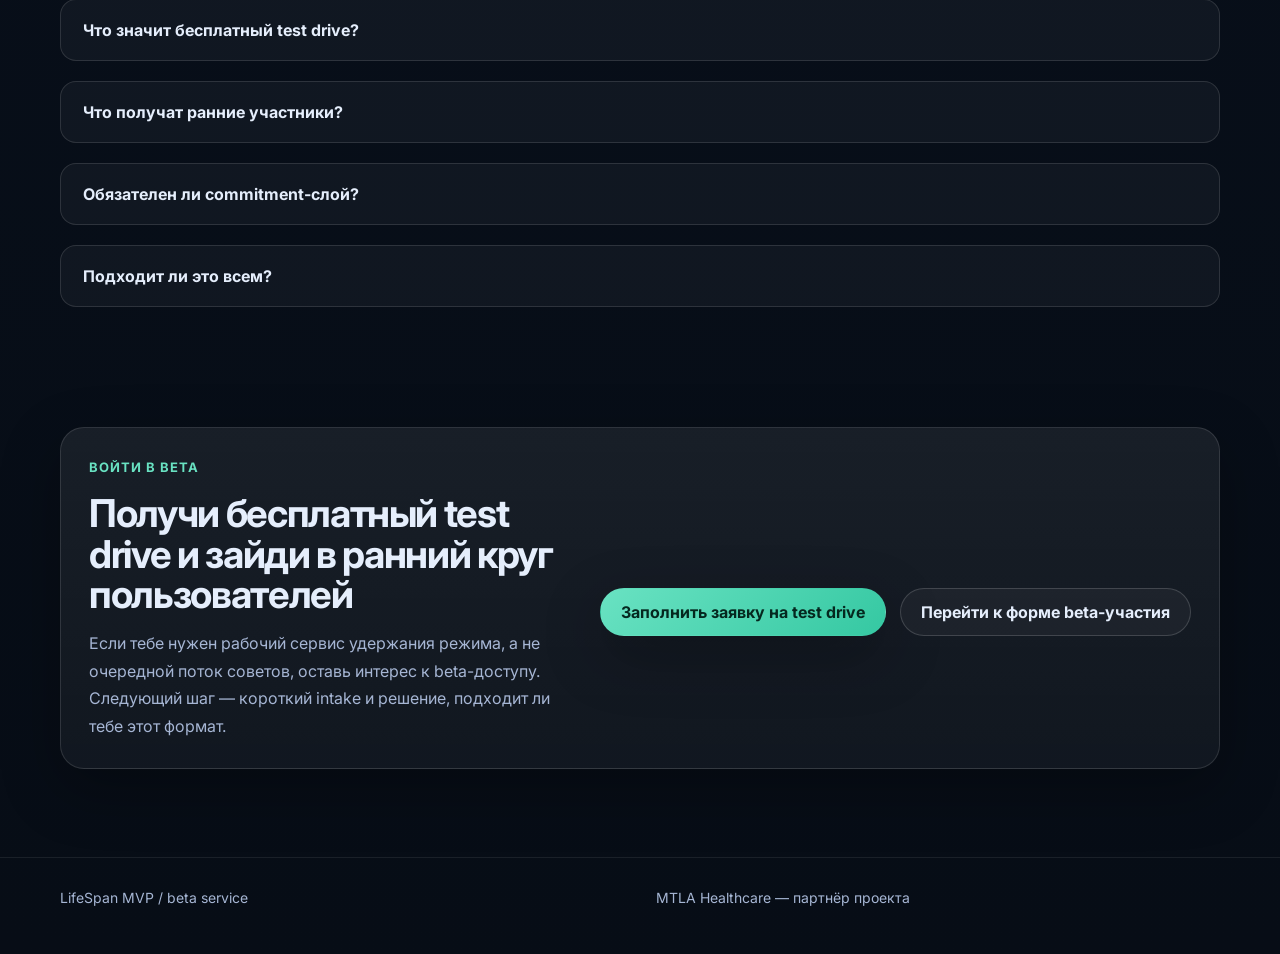
<file: lifespan/mvp/index.html>
<!doctype html>
<html lang="ru">
<head>
  <meta charset="utf-8" />
  <meta name="viewport" content="width=device-width, initial-scale=1" />
  <title>LifeSpan MVP — beta-услуга удержания режима</title>
  <meta name="description" content="LifeSpan MVP — beta-услуга для перегруженных людей, которым нужен внешний контур удержания режима. Бесплатный test drive, early access и расширенная техподдержка для ранних участников." />
  <meta name="theme-color" content="#0f172a" />
  <link rel="preconnect" href="https://fonts.googleapis.com">
  <link rel="preconnect" href="https://fonts.gstatic.com" crossorigin>
  <link href="https://fonts.googleapis.com/css2?family=Inter:wght@400;500;600;700;800&display=swap" rel="stylesheet">
  <link rel="stylesheet" href="styles.css" />
</head>
<body>
  <div class="bg-glow bg-glow-1"></div>
  <div class="bg-glow bg-glow-2"></div>

  <header class="site-header">
    <div class="container nav">
      <a class="brand" href="#top">
        <span class="brand-mark">◉</span>
        <span>LifeSpan MVP</span>
      </a>
      <nav class="nav-links">
        <a href="#offer">Оффер</a>
        <a href="#how">Как это работает</a>
        <a href="#beta">Beta</a>
        <a href="#faq">FAQ</a>
      </nav>
    </div>
  </header>

  <main id="top">
    <section class="hero section">
      <div class="container hero-grid">
        <div class="hero-copy">
          <span class="eyebrow">Beta-услуга / MTLA Healthcare — партнёр проекта</span>
          <h1>Бесплатный test drive LifeSpan MVP — beta-сервис удержания режима для ранних участников.</h1>
          <p class="hero-text">
            <strong>LifeSpan MVP</strong> — это beta-услуга для перегруженных людей, которым нужен не ещё один совет про здоровье,
            а внешний контур удержания режима: замеры, персональный протокол, ежедневное сопровождение, weekly review
            и optional commitment-слой. Early adopters получают ранний доступ к функциям и расширенную техподдержку.
          </p>
          <div class="hero-actions">
            <a class="button button-primary" href="./apply.html">Получить бесплатный test drive</a>
            <a class="button button-secondary" href="#how">Посмотреть механику</a>
          </div>
          <ul class="hero-points">
            <li>бесплатный test drive</li>
            <li>beta-доступ с приоритетным разбором заявки</li>
            <li>ранний доступ к новым функциям + расширенная техподдержка</li>
          </ul>
        </div>

        <div class="hero-card card soft-shadow">
          <div class="card-topline">Что получает клиент</div>
          <div class="metric-grid">
            <div class="metric-item">
              <span class="metric-value">Удержание</span>
              <span class="metric-label">меньше срывов и откатов</span>
            </div>
            <div class="metric-item">
              <span class="metric-value">Режим</span>
              <span class="metric-label">сон, запуск, ритм, вечернее закрытие</span>
            </div>
            <div class="metric-item">
              <span class="metric-value">Поддержка</span>
              <span class="metric-label">ежедневные сигналы и weekly review</span>
            </div>
            <div class="metric-item">
              <span class="metric-value">Развитие</span>
              <span class="metric-label">доступ к новым функциям и roadmap</span>
            </div>
          </div>
          <div class="hero-note">
            MTLA Healthcare участвует как партнёр проекта: health-контекст, экспертиза и доверенная среда.
          </div>
        </div>
      </div>
    </section>

    <section id="offer" class="section">
      <div class="container">
        <div class="section-heading">
          <span class="eyebrow">Оффер</span>
          <h2>Не “новая жизнь с понедельника”, а рабочая услуга удержания режима</h2>
          <p>
            LifeSpan MVP продаёт не мотивацию и не абстрактный wellness. Услуга нужна тем, кто уже понимает ценность режима,
            но теряет его под давлением дедлайнов, перегруза и проектного хаоса.
          </p>
        </div>

        <div class="cards three-up">
          <article class="card">
            <h3>Персональный контур</h3>
            <p>Не общий чат, а индивидуально собранная схема сопровождения с учётом твоего ритма, ограничений и слабых мест.</p>
          </article>
          <article class="card">
            <h3>От намерения к факту</h3>
            <p>Фокус не на красивых обещаниях, а на том, что действительно выполнено за неделю и что нужно скорректировать.</p>
          </article>
          <article class="card">
            <h3>Путь в production</h3>
            <p>Первые пользователи не просто получают услугу, а входят в ранний круг доступа к следующим версиям сервиса.</p>
          </article>
        </div>
      </div>
    </section>

    <section class="section section-alt">
      <div class="container">
        <div class="section-heading">
          <span class="eyebrow">Для кого</span>
          <h2>Для людей, у которых проблема не в знаниях, а в регулярном срыве режима</h2>
          <p>
            Сервис рассчитан на тех, кто живёт в высоконагруженном контуре: много задач, много переключений, высокий темп,
            но при этом режим сна, движения и восстановления постоянно распадается.
          </p>
        </div>

        <div class="cards two-up">
          <article class="card">
            <h3>Предприниматели и акторы</h3>
            <p>Для тех, у кого день быстро подчиняется приоритетам проектов, а здоровье стабильно уходит в остаточный принцип.</p>
          </article>
          <article class="card">
            <h3>Люди с высокой амбицией</h3>
            <p>Для тех, кто хочет не “стараться лучше”, а выстроить внешний контур, который реально помогает держать форму.</p>
          </article>
        </div>
      </div>
    </section>

    <section id="how" class="section">
      <div class="container">
        <div class="section-heading">
          <span class="eyebrow">Как это работает</span>
          <h2>Короткий цикл, персональный протокол, ежедневное сопровождение</h2>
        </div>

        <div class="timeline">
          <article class="timeline-item card">
            <div class="timeline-step">01</div>
            <h3>Быстрый вход</h3>
            <p>Короткий intake, базовая линия, цели, ограничения и карта слабых мест режима.</p>
          </article>
          <article class="timeline-item card">
            <div class="timeline-step">02</div>
            <h3>Персональный протокол</h3>
            <p>Собирается не идеальный день, а минимальная схема, которую можно реально выдерживать.</p>
          </article>
          <article class="timeline-item card">
            <div class="timeline-step">03</div>
            <h3>Ежедневное сопровождение</h3>
            <p>Сигналы, check-in, напоминания, микрокоррекции и удержание от типовых срывов.</p>
          </article>
          <article class="timeline-item card">
            <div class="timeline-step">04</div>
            <h3>Weekly review</h3>
            <p>Факт недели, разбор срывов, пересборка протокола и следующий цикл без самообмана.</p>
          </article>
        </div>
      </div>
    </section>

    <section class="section section-alt">
      <div class="container two-column">
        <div>
          <span class="eyebrow">Что входит</span>
          <h2>Базовый контур услуги</h2>
          <ul class="check-list">
            <li>сон и подъём</li>
            <li>утренний запуск</li>
            <li>движение и телесная активация</li>
            <li>1–2 опорных блока в дне</li>
            <li>вечернее закрытие</li>
            <li>weekly review</li>
          </ul>
        </div>
        <div>
          <span class="eyebrow">Что не обещаем</span>
          <h2>Честные границы продукта</h2>
          <ul class="cross-list">
            <li>не лечение и не диагностика болезни</li>
            <li>не магическое преображение за неделю</li>
            <li>не тотальный контроль жизни</li>
            <li>не скрытое давление</li>
            <li>не замена врача или психотерапии</li>
          </ul>
        </div>
      </div>
    </section>

    <section id="beta" class="section">
      <div class="container">
        <div class="section-heading">
          <span class="eyebrow">Beta-программа</span>
          <h2>Бесплатный test drive и особые условия для ранних участников</h2>
          <p>
            Сейчас сервис находится в стадии beta. Это даёт возможность зайти без финансового барьера через бесплатный test drive,
            а затем закрепиться в раннем круге пользователей.
          </p>
        </div>

        <div class="cards three-up">
          <article class="card accent-card">
            <div class="badge badge-soft">Test Drive</div>
            <h3>Бесплатный вход</h3>
            <p>Можно попробовать формат без оплаты: пройти короткий цикл и понять, подходит ли тебе такой контур.</p>
          </article>
          <article class="card accent-card accent-card-mid">
            <div class="badge badge-beta">Beta</div>
            <h3>Доступ к сервису до production</h3>
            <p>Пользователь заходит в момент, когда продукт уже рабочий, но ещё активно развивается и усиливается.</p>
          </article>
          <article class="card accent-card accent-card-dark">
            <div class="badge badge-early">Early Access</div>
            <h3>Преимущества “ранних пташек”</h3>
            <p>Не скидка в деньгах, а приоритетный доступ к новым функциям, расширенная техподдержка и раннее включение в roadmap.</p>
          </article>
        </div>
      </div>
    </section>

    <section class="section section-alt">
      <div class="container ethics-grid">
        <div>
          <span class="eyebrow">MTLA Healthcare</span>
          <h2>Партнёр проекта, а не просто лейбл на странице</h2>
          <p>
            MTLA Healthcare участвует в проекте как партнёрская среда: health-контекст, экспертиза, доверенная экосистема
            и связка с более широкой программой развития культуры здоровья.
          </p>
        </div>
        <div class="card">
          <ul class="check-list compact">
            <li>экспертный контекст</li>
            <li>точка доверия</li>
            <li>связь с health-направлением MTLA</li>
            <li>возможность роста сервиса в экосистеме</li>
          </ul>
        </div>
      </div>
    </section>

    <section id="faq" class="section">
      <div class="container">
        <div class="section-heading">
          <span class="eyebrow">FAQ</span>
          <h2>Частые вопросы</h2>
        </div>

        <div class="faq-list">
          <details class="faq-item" open>
            <summary>Это уже услуга или всё ещё эксперимент?</summary>
            <p>Это beta-услуга: ей уже можно пользоваться как сервисом, но продукт ещё развивается и усиливается на основе реальных кейсов.</p>
          </details>
          <details class="faq-item">
            <summary>Что значит бесплатный test drive?</summary>
            <p>Это ограниченный входной цикл, который позволяет понять, подходит ли тебе формат сопровождения до полноценного включения.</p>
          </details>
          <details class="faq-item">
            <summary>Что получат ранние участники?</summary>
            <p>Приоритетный доступ к новым функциям, расширенную техподдержку и включённость в ранний круг пользователей production-версии.</p>
          </details>
          <details class="faq-item">
            <summary>Обязателен ли commitment-слой?</summary>
            <p>Нет. Он остаётся опциональным усилителем для тех, кому полезно дать договорённости больший вес.</p>
          </details>
          <details class="faq-item">
            <summary>Подходит ли это всем?</summary>
            <p>Нет. Сервис нужен тем, кто готов к честной фиксации факта, регулярному review и внешнему контуру сопровождения.</p>
          </details>
        </div>
      </div>
    </section>

    <section id="join" class="section cta-section">
      <div class="container cta-card card soft-shadow">
        <div>
          <span class="eyebrow">Войти в beta</span>
          <h2>Получи бесплатный test drive и зайди в ранний круг пользователей</h2>
          <p>
            Если тебе нужен рабочий сервис удержания режима, а не очередной поток советов, оставь интерес к beta-доступу.
            Следующий шаг — короткий intake и решение, подходит ли тебе этот формат.
          </p>
        </div>
        <div class="cta-actions">
          <a class="button button-primary" href="./apply.html">Заполнить заявку на test drive</a>
          <a class="button button-secondary" href="./apply.html#form">Перейти к форме beta-участия</a>
        </div>
      </div>
    </section>
  </main>

  <footer class="site-footer">
    <div class="container footer-grid">
      <p>LifeSpan MVP / beta service</p>
      <p>MTLA Healthcare — партнёр проекта</p>
    </div>
  </footer>
</body>
</html>
</file>
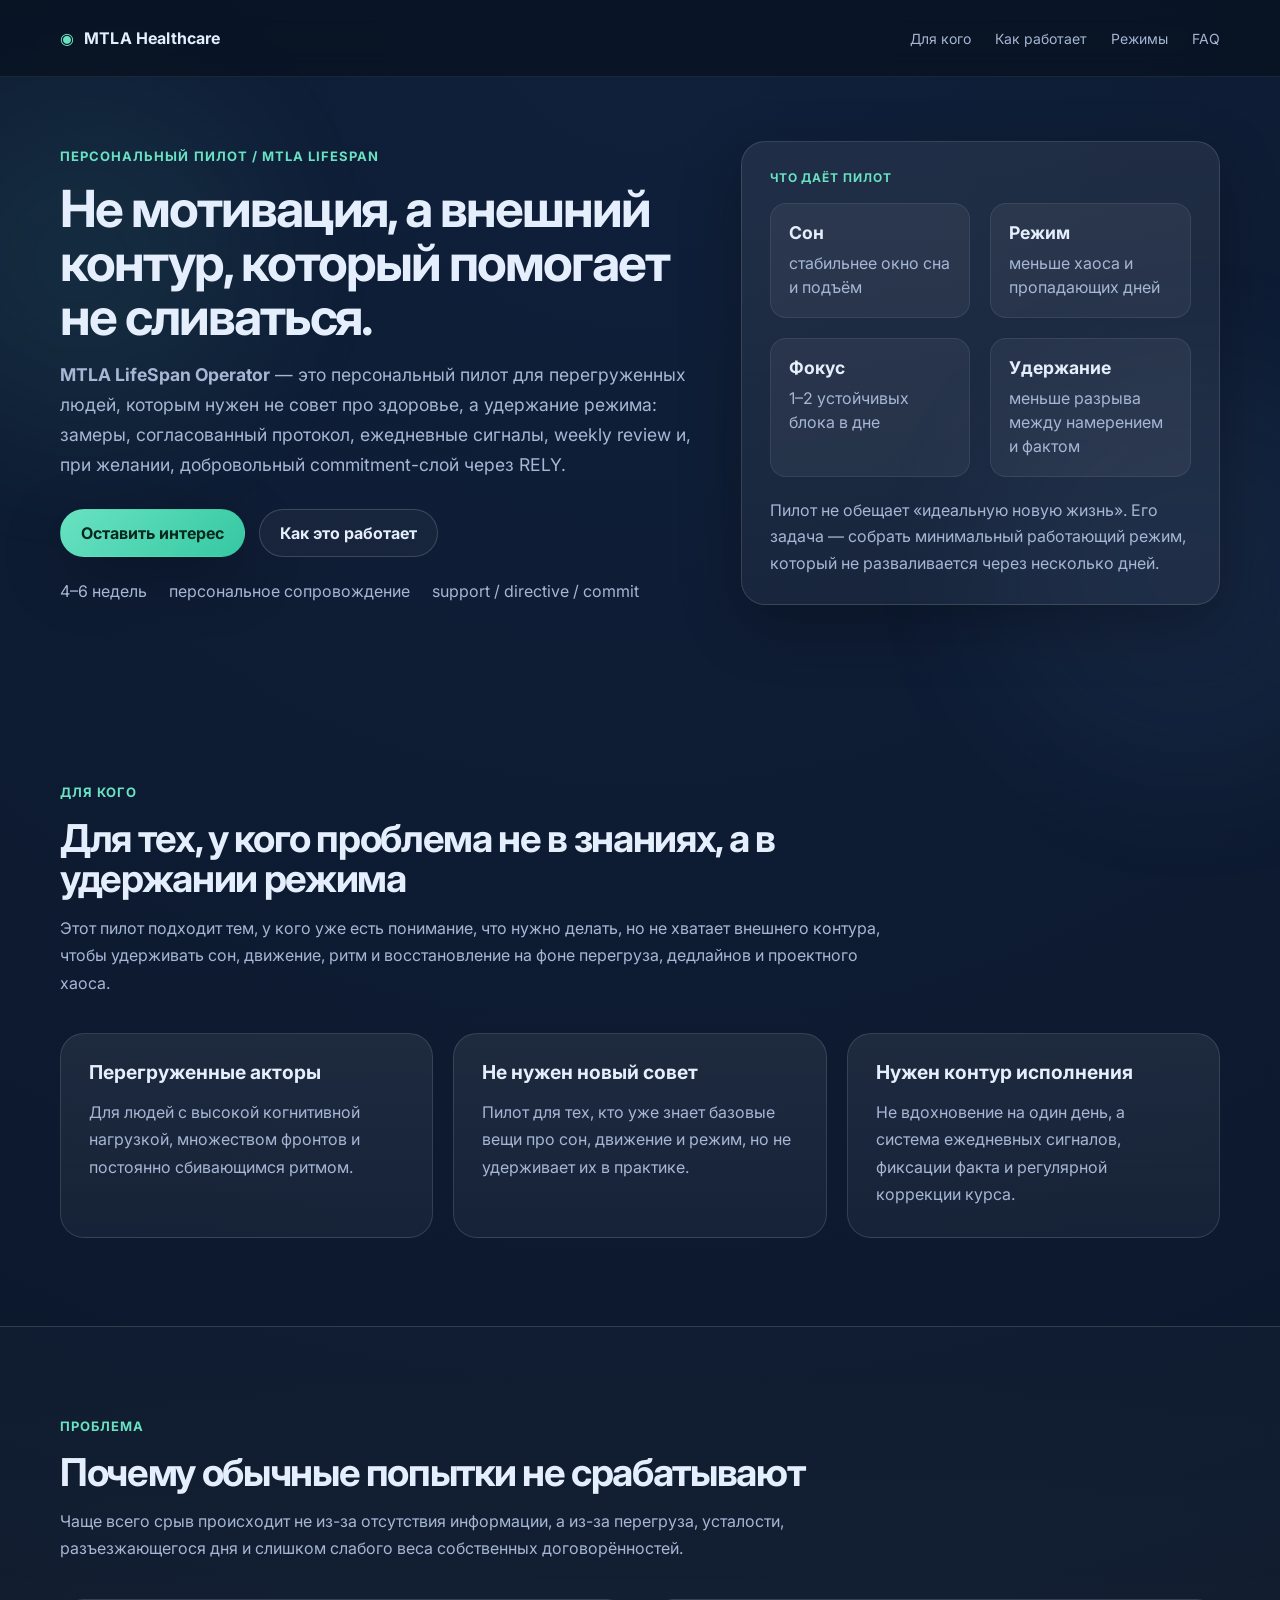
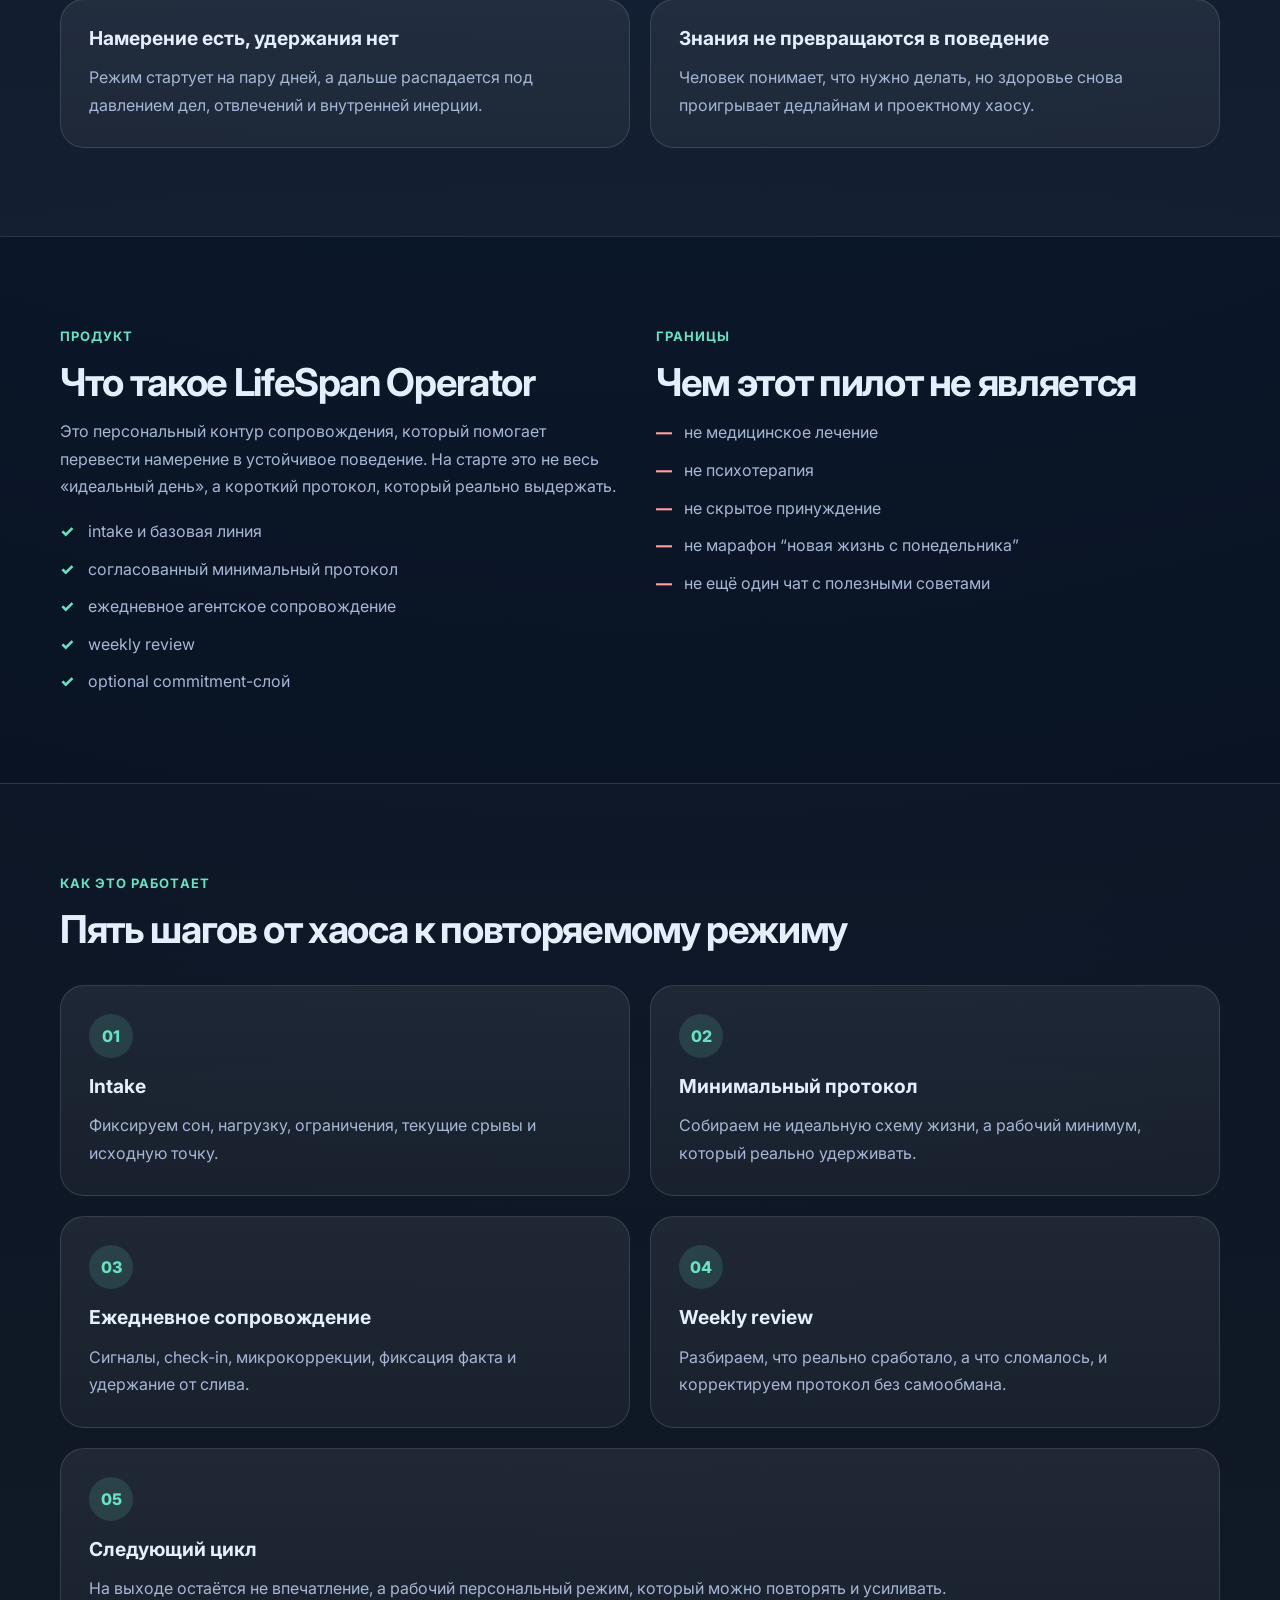
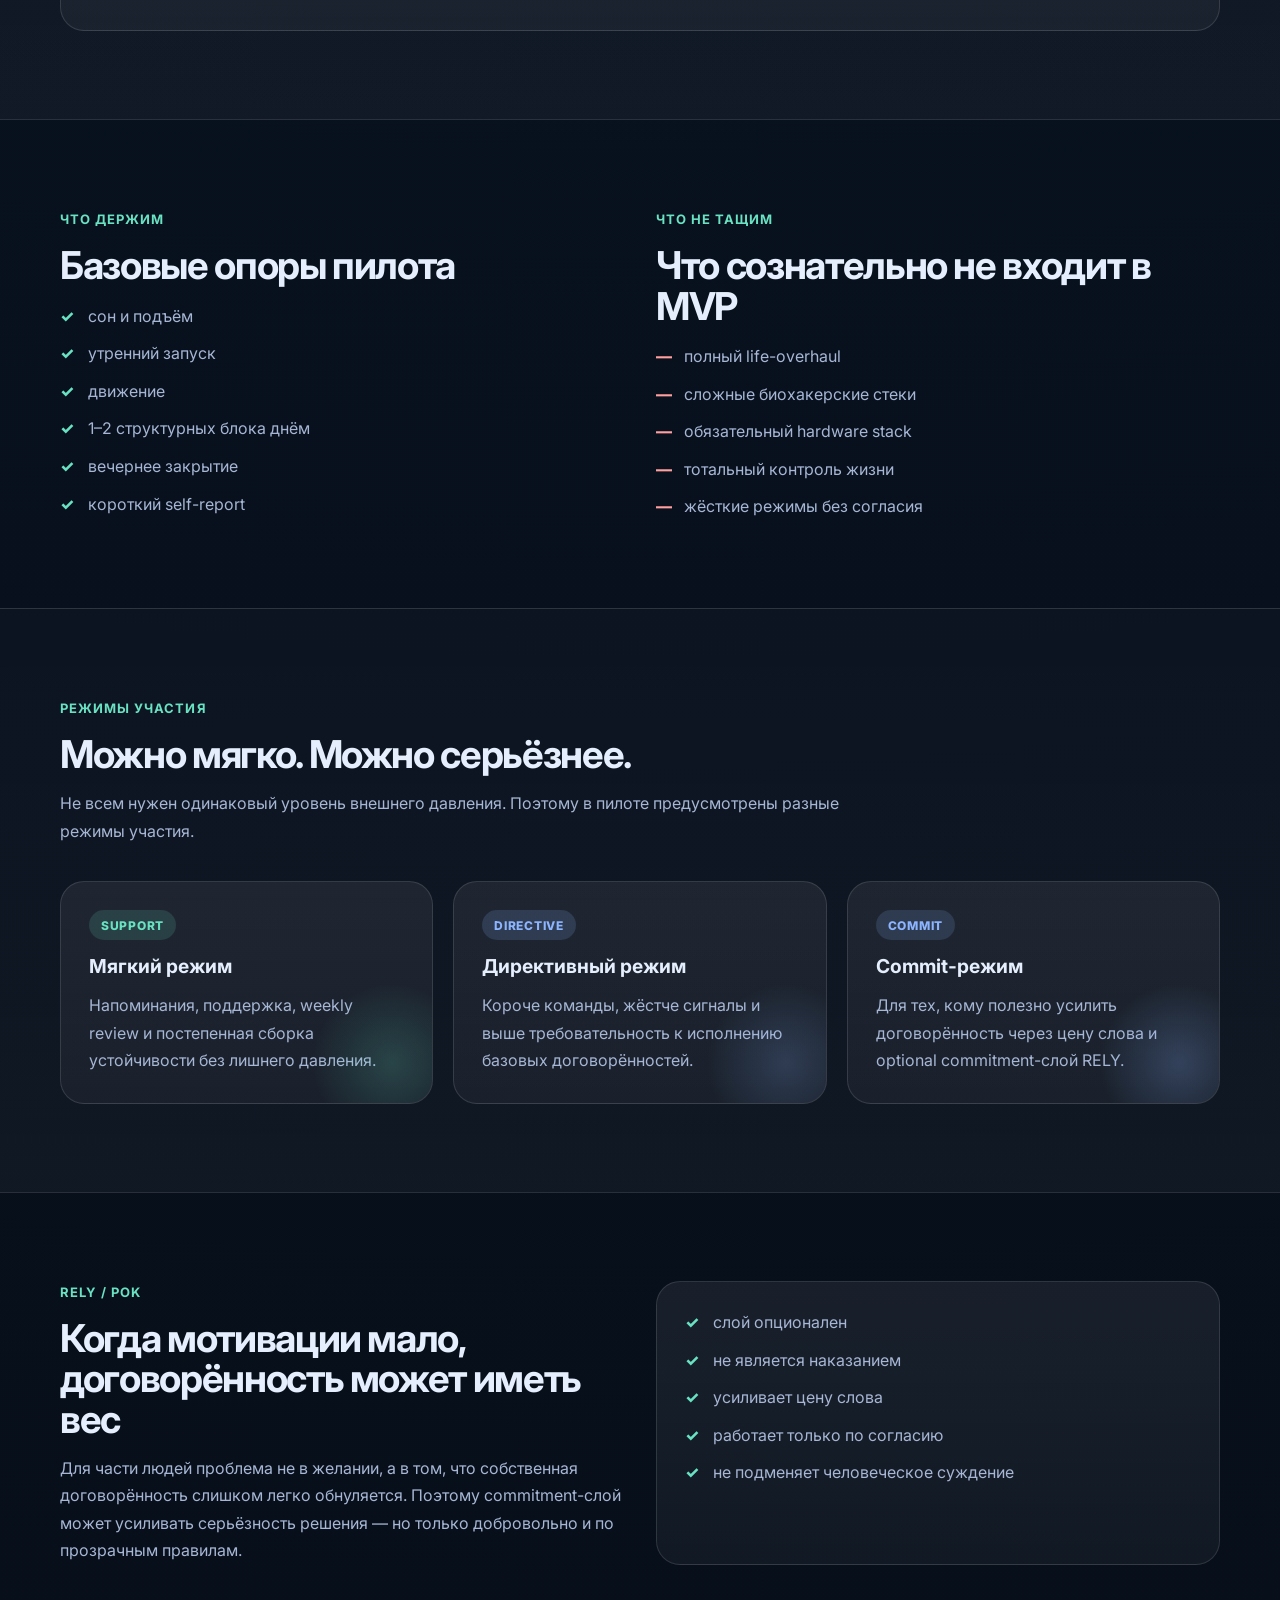
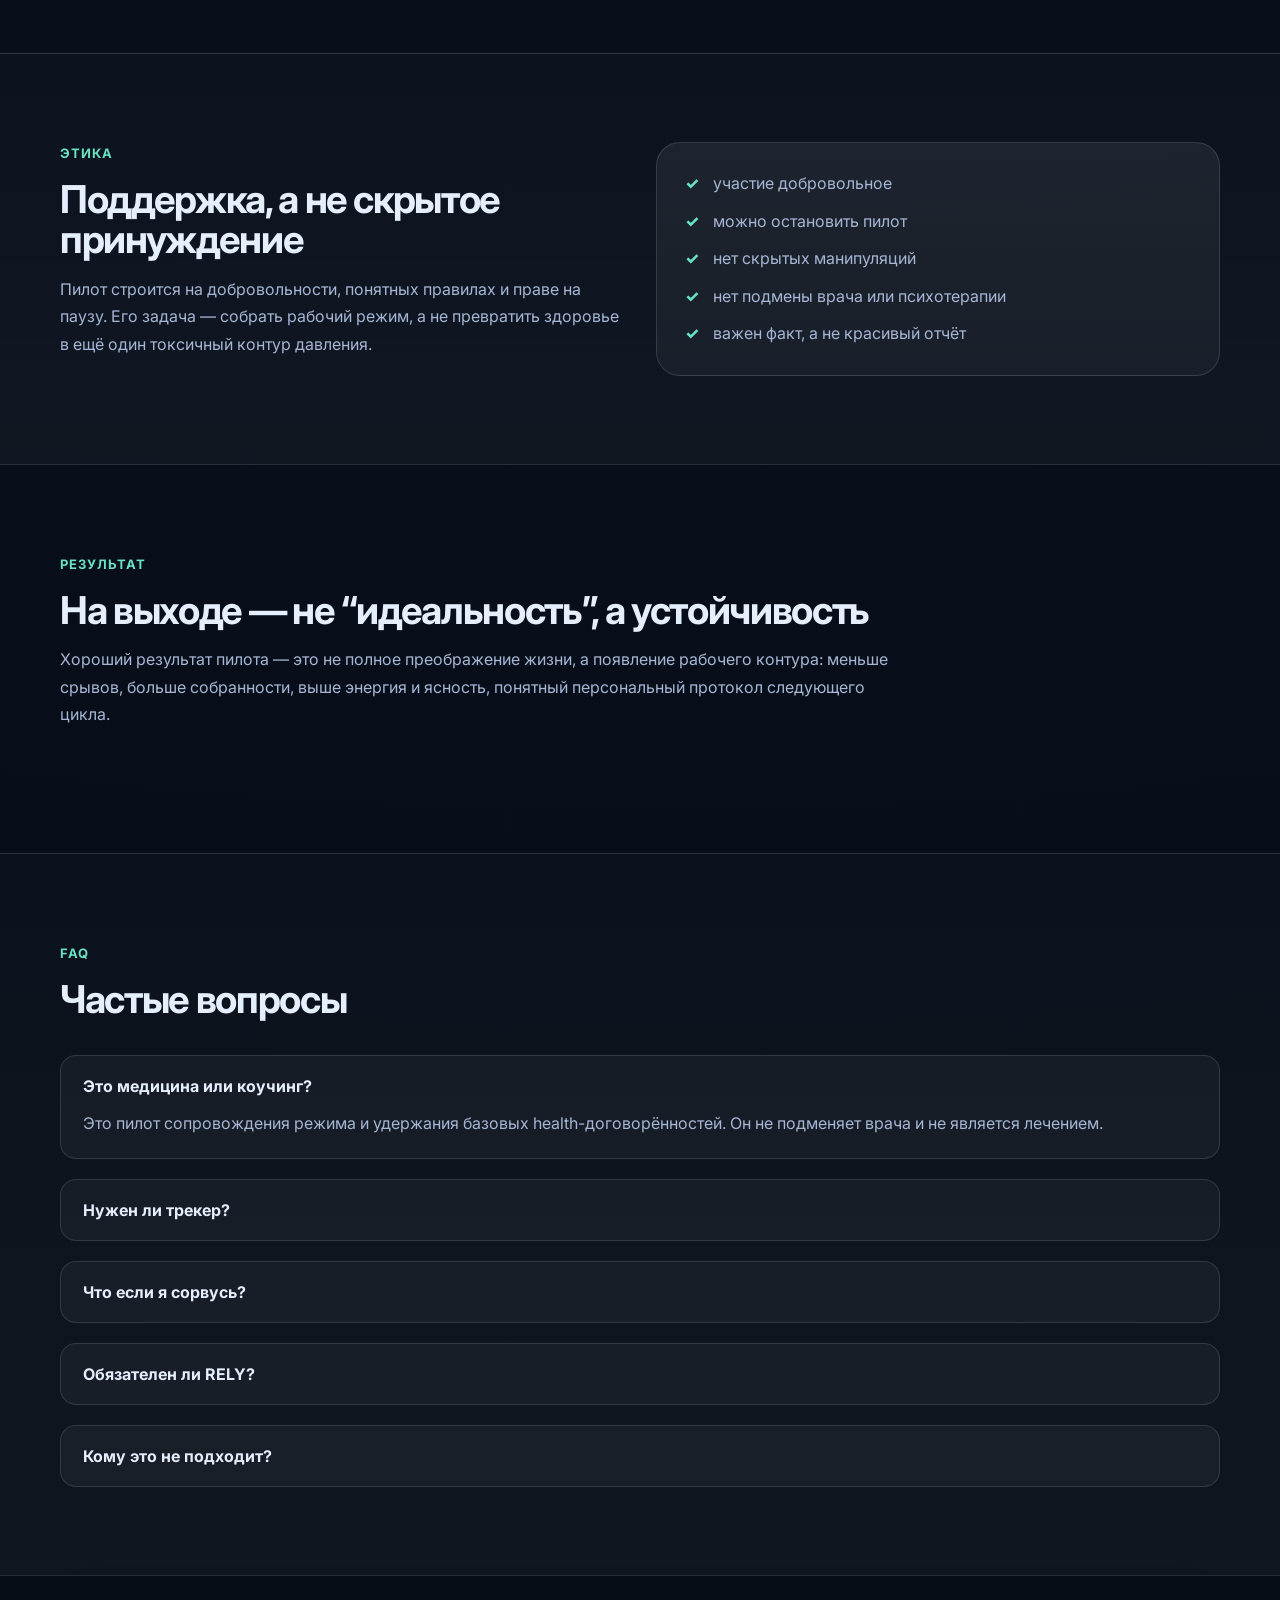
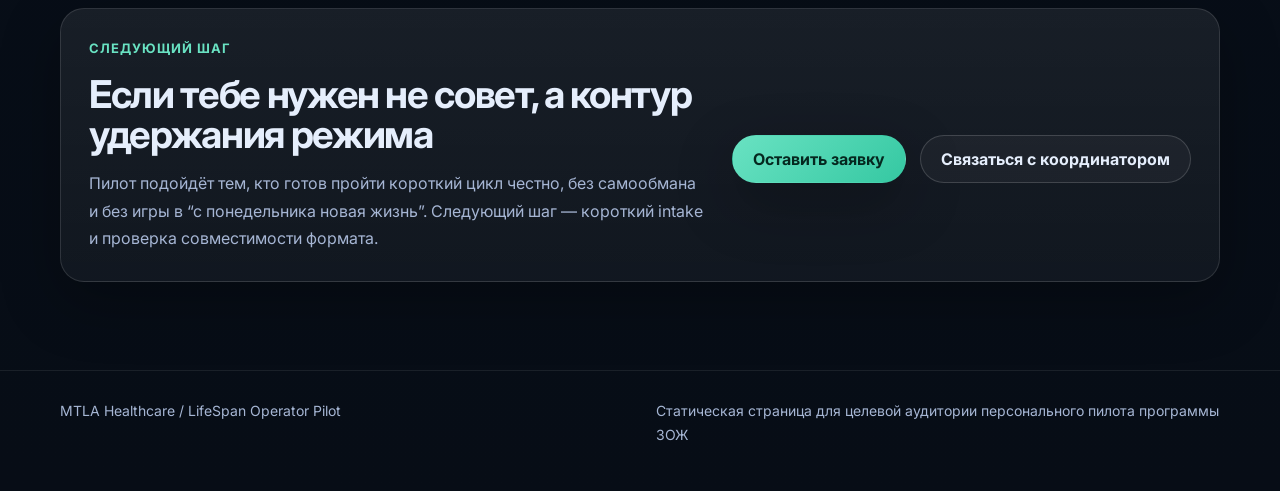
<file: lifespan/operator/index.html>
<!doctype html>
<html lang="ru">
<head>
  <meta charset="utf-8" />
  <meta name="viewport" content="width=device-width, initial-scale=1" />
  <title>MTLA LifeSpan Operator — персональный пилот программы ЗОЖ</title>
  <meta name="description" content="Персональный пилот для перегруженных людей: внешний контур удержания режима, сопровождение, weekly review и optional commitment-слой через RELY." />
  <meta name="theme-color" content="#0f172a" />
  <link rel="preconnect" href="https://fonts.googleapis.com">
  <link rel="preconnect" href="https://fonts.gstatic.com" crossorigin>
  <link href="https://fonts.googleapis.com/css2?family=Inter:wght@400;500;600;700;800&display=swap" rel="stylesheet">
  <link rel="stylesheet" href="styles.css" />
</head>
<body>
  <div class="bg-glow bg-glow-1"></div>
  <div class="bg-glow bg-glow-2"></div>

  <header class="site-header">
    <div class="container nav">
      <a class="brand" href="#top">
        <span class="brand-mark">◉</span>
        <span>MTLA Healthcare</span>
      </a>
      <nav class="nav-links">
        <a href="#audience">Для кого</a>
        <a href="#how">Как работает</a>
        <a href="#modes">Режимы</a>
        <a href="#faq">FAQ</a>
      </nav>
    </div>
  </header>

  <main id="top">
    <section class="hero section">
      <div class="container hero-grid">
        <div class="hero-copy">
          <span class="eyebrow">Персональный пилот / MTLA LifeSpan</span>
          <h1>Не мотивация, а внешний контур, который помогает не сливаться.</h1>
          <p class="hero-text">
            <strong>MTLA LifeSpan Operator</strong> — это персональный пилот для перегруженных людей,
            которым нужен не совет про здоровье, а удержание режима: замеры, согласованный протокол,
            ежедневные сигналы, weekly review и, при желании, добровольный commitment-слой через RELY.
          </p>
          <div class="hero-actions">
            <a class="button button-primary" href="./apply.html">Оставить интерес</a>
            <a class="button button-secondary" href="#how">Как это работает</a>
          </div>
          <ul class="hero-points">
            <li>4–6 недель</li>
            <li>персональное сопровождение</li>
            <li>support / directive / commit</li>
          </ul>
        </div>

        <div class="hero-card card soft-shadow">
          <div class="card-topline">Что даёт пилот</div>
          <div class="metric-grid">
            <div class="metric-item">
              <span class="metric-value">Сон</span>
              <span class="metric-label">стабильнее окно сна и подъём</span>
            </div>
            <div class="metric-item">
              <span class="metric-value">Режим</span>
              <span class="metric-label">меньше хаоса и пропадающих дней</span>
            </div>
            <div class="metric-item">
              <span class="metric-value">Фокус</span>
              <span class="metric-label">1–2 устойчивых блока в дне</span>
            </div>
            <div class="metric-item">
              <span class="metric-value">Удержание</span>
              <span class="metric-label">меньше разрыва между намерением и фактом</span>
            </div>
          </div>
          <div class="hero-note">
            Пилот не обещает «идеальную новую жизнь». Его задача — собрать минимальный работающий режим,
            который не разваливается через несколько дней.
          </div>
        </div>
      </div>
    </section>

    <section id="audience" class="section">
      <div class="container">
        <div class="section-heading">
          <span class="eyebrow">Для кого</span>
          <h2>Для тех, у кого проблема не в знаниях, а в удержании режима</h2>
          <p>
            Этот пилот подходит тем, у кого уже есть понимание, что нужно делать, но не хватает внешнего контура,
            чтобы удерживать сон, движение, ритм и восстановление на фоне перегруза, дедлайнов и проектного хаоса.
          </p>
        </div>

        <div class="cards three-up">
          <article class="card">
            <h3>Перегруженные акторы</h3>
            <p>Для людей с высокой когнитивной нагрузкой, множеством фронтов и постоянно сбивающимся ритмом.</p>
          </article>
          <article class="card">
            <h3>Не нужен новый совет</h3>
            <p>Пилот для тех, кто уже знает базовые вещи про сон, движение и режим, но не удерживает их в практике.</p>
          </article>
          <article class="card">
            <h3>Нужен контур исполнения</h3>
            <p>Не вдохновение на один день, а система ежедневных сигналов, фиксации факта и регулярной коррекции курса.</p>
          </article>
        </div>
      </div>
    </section>

    <section class="section section-alt">
      <div class="container">
        <div class="section-heading">
          <span class="eyebrow">Проблема</span>
          <h2>Почему обычные попытки не срабатывают</h2>
          <p>
            Чаще всего срыв происходит не из-за отсутствия информации, а из-за перегруза, усталости,
            разъезжающегося дня и слишком слабого веса собственных договорённостей.
          </p>
        </div>

        <div class="cards two-up">
          <article class="card">
            <h3>Намерение есть, удержания нет</h3>
            <p>Режим стартует на пару дней, а дальше распадается под давлением дел, отвлечений и внутренней инерции.</p>
          </article>
          <article class="card">
            <h3>Знания не превращаются в поведение</h3>
            <p>Человек понимает, что нужно делать, но здоровье снова проигрывает дедлайнам и проектному хаосу.</p>
          </article>
        </div>
      </div>
    </section>

    <section class="section">
      <div class="container two-column">
        <div>
          <span class="eyebrow">Продукт</span>
          <h2>Что такое LifeSpan Operator</h2>
          <p>
            Это персональный контур сопровождения, который помогает перевести намерение в устойчивое поведение.
            На старте это не весь «идеальный день», а короткий протокол, который реально выдержать.
          </p>
          <ul class="check-list">
            <li>intake и базовая линия</li>
            <li>согласованный минимальный протокол</li>
            <li>ежедневное агентское сопровождение</li>
            <li>weekly review</li>
            <li>optional commitment-слой</li>
          </ul>
        </div>
        <div>
          <span class="eyebrow">Границы</span>
          <h2>Чем этот пилот не является</h2>
          <ul class="cross-list">
            <li>не медицинское лечение</li>
            <li>не психотерапия</li>
            <li>не скрытое принуждение</li>
            <li>не марафон “новая жизнь с понедельника”</li>
            <li>не ещё один чат с полезными советами</li>
          </ul>
        </div>
      </div>
    </section>

    <section id="how" class="section section-alt">
      <div class="container">
        <div class="section-heading">
          <span class="eyebrow">Как это работает</span>
          <h2>Пять шагов от хаоса к повторяемому режиму</h2>
        </div>

        <div class="timeline">
          <article class="timeline-item card">
            <div class="timeline-step">01</div>
            <h3>Intake</h3>
            <p>Фиксируем сон, нагрузку, ограничения, текущие срывы и исходную точку.</p>
          </article>
          <article class="timeline-item card">
            <div class="timeline-step">02</div>
            <h3>Минимальный протокол</h3>
            <p>Собираем не идеальную схему жизни, а рабочий минимум, который реально удерживать.</p>
          </article>
          <article class="timeline-item card">
            <div class="timeline-step">03</div>
            <h3>Ежедневное сопровождение</h3>
            <p>Сигналы, check-in, микрокоррекции, фиксация факта и удержание от слива.</p>
          </article>
          <article class="timeline-item card">
            <div class="timeline-step">04</div>
            <h3>Weekly review</h3>
            <p>Разбираем, что реально сработало, а что сломалось, и корректируем протокол без самообмана.</p>
          </article>
          <article class="timeline-item card">
            <div class="timeline-step">05</div>
            <h3>Следующий цикл</h3>
            <p>На выходе остаётся не впечатление, а рабочий персональный режим, который можно повторять и усиливать.</p>
          </article>
        </div>
      </div>
    </section>

    <section class="section">
      <div class="container two-column">
        <div>
          <span class="eyebrow">Что держим</span>
          <h2>Базовые опоры пилота</h2>
          <ul class="check-list">
            <li>сон и подъём</li>
            <li>утренний запуск</li>
            <li>движение</li>
            <li>1–2 структурных блока днём</li>
            <li>вечернее закрытие</li>
            <li>короткий self-report</li>
          </ul>
        </div>
        <div>
          <span class="eyebrow">Что не тащим</span>
          <h2>Что сознательно не входит в MVP</h2>
          <ul class="cross-list">
            <li>полный life-overhaul</li>
            <li>сложные биохакерские стеки</li>
            <li>обязательный hardware stack</li>
            <li>тотальный контроль жизни</li>
            <li>жёсткие режимы без согласия</li>
          </ul>
        </div>
      </div>
    </section>

    <section id="modes" class="section section-alt">
      <div class="container">
        <div class="section-heading">
          <span class="eyebrow">Режимы участия</span>
          <h2>Можно мягко. Можно серьёзнее.</h2>
          <p>
            Не всем нужен одинаковый уровень внешнего давления. Поэтому в пилоте предусмотрены разные режимы участия.
          </p>
        </div>

        <div class="cards three-up">
          <article class="card accent-card">
            <div class="badge badge-soft">Support</div>
            <h3>Мягкий режим</h3>
            <p>Напоминания, поддержка, weekly review и постепенная сборка устойчивости без лишнего давления.</p>
          </article>
          <article class="card accent-card accent-card-mid">
            <div class="badge badge-directive">Directive</div>
            <h3>Директивный режим</h3>
            <p>Короче команды, жёстче сигналы и выше требовательность к исполнению базовых договорённостей.</p>
          </article>
          <article class="card accent-card accent-card-dark">
            <div class="badge badge-commit">Commit</div>
            <h3>Commit-режим</h3>
            <p>Для тех, кому полезно усилить договорённость через цену слова и optional commitment-слой RELY.</p>
          </article>
        </div>
      </div>
    </section>

    <section class="section">
      <div class="container ethics-grid">
        <div>
          <span class="eyebrow">RELY / PoK</span>
          <h2>Когда мотивации мало, договорённость может иметь вес</h2>
          <p>
            Для части людей проблема не в желании, а в том, что собственная договорённость слишком легко обнуляется.
            Поэтому commitment-слой может усиливать серьёзность решения — но только добровольно и по прозрачным правилам.
          </p>
        </div>
        <div class="card">
          <ul class="check-list compact">
            <li>слой опционален</li>
            <li>не является наказанием</li>
            <li>усиливает цену слова</li>
            <li>работает только по согласию</li>
            <li>не подменяет человеческое суждение</li>
          </ul>
        </div>
      </div>
    </section>

    <section class="section section-alt">
      <div class="container ethics-grid">
        <div>
          <span class="eyebrow">Этика</span>
          <h2>Поддержка, а не скрытое принуждение</h2>
          <p>
            Пилот строится на добровольности, понятных правилах и праве на паузу. Его задача — собрать рабочий режим,
            а не превратить здоровье в ещё один токсичный контур давления.
          </p>
        </div>
        <div class="card">
          <ul class="check-list compact">
            <li>участие добровольное</li>
            <li>можно остановить пилот</li>
            <li>нет скрытых манипуляций</li>
            <li>нет подмены врача или психотерапии</li>
            <li>важен факт, а не красивый отчёт</li>
          </ul>
        </div>
      </div>
    </section>

    <section class="section">
      <div class="container">
        <div class="section-heading">
          <span class="eyebrow">Результат</span>
          <h2>На выходе — не “идеальность”, а устойчивость</h2>
          <p>
            Хороший результат пилота — это не полное преображение жизни, а появление рабочего контура:
            меньше срывов, больше собранности, выше энергия и ясность, понятный персональный протокол следующего цикла.
          </p>
        </div>
      </div>
    </section>

    <section id="faq" class="section section-alt">
      <div class="container">
        <div class="section-heading">
          <span class="eyebrow">FAQ</span>
          <h2>Частые вопросы</h2>
        </div>

        <div class="faq-list">
          <details class="faq-item" open>
            <summary>Это медицина или коучинг?</summary>
            <p>Это пилот сопровождения режима и удержания базовых health-договорённостей. Он не подменяет врача и не является лечением.</p>
          </details>
          <details class="faq-item">
            <summary>Нужен ли трекер?</summary>
            <p>Желателен, но не обязателен. Можно начать со смартфона и базовой ручной фиксации.</p>
          </details>
          <details class="faq-item">
            <summary>Что если я сорвусь?</summary>
            <p>Срыв — это не вылет из пилота, а материал для weekly review и коррекции протокола.</p>
          </details>
          <details class="faq-item">
            <summary>Обязателен ли RELY?</summary>
            <p>Нет. Commitment-слой опционален и нужен только тем, кому полезно усилить вес договорённости.</p>
          </details>
          <details class="faq-item">
            <summary>Кому это не подходит?</summary>
            <p>Тем, кто не готов к честной фиксации факта, внешнему контуру сопровождения и регулярному review.</p>
          </details>
        </div>
      </div>
    </section>

    <section id="join" class="section cta-section">
      <div class="container cta-card card soft-shadow">
        <div>
          <span class="eyebrow">Следующий шаг</span>
          <h2>Если тебе нужен не совет, а контур удержания режима</h2>
          <p>
            Пилот подойдёт тем, кто готов пройти короткий цикл честно, без самообмана и без игры в “с понедельника новая жизнь”.
            Следующий шаг — короткий intake и проверка совместимости формата.
          </p>
        </div>
        <div class="cta-actions">
          <a class="button button-primary" href="#top">Оставить заявку</a>
          <a class="button button-secondary" href="#top">Связаться с координатором</a>
        </div>
      </div>
    </section>
  </main>

  <footer class="site-footer">
    <div class="container footer-grid">
      <p>MTLA Healthcare / LifeSpan Operator Pilot</p>
      <p>Статическая страница для целевой аудитории персонального пилота программы ЗОЖ</p>
    </div>
  </footer>
</body>
</html>
</file>
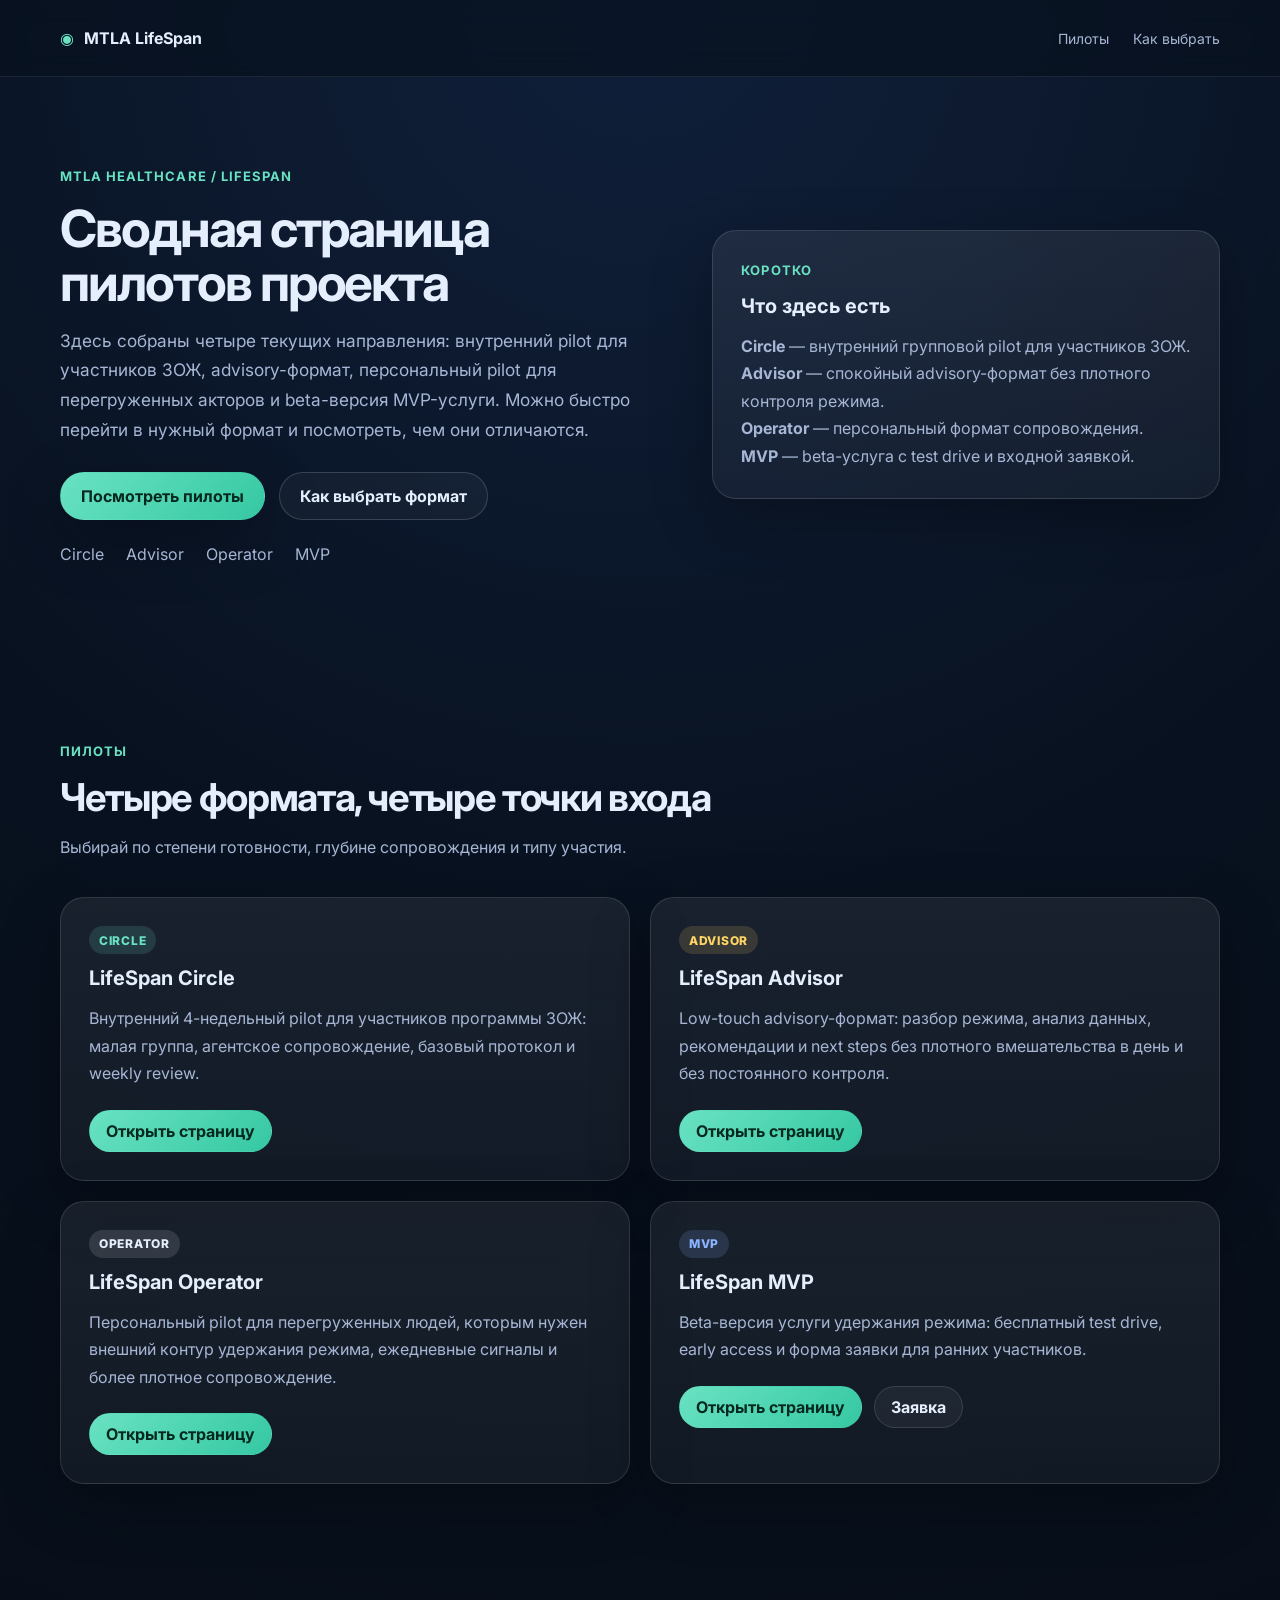
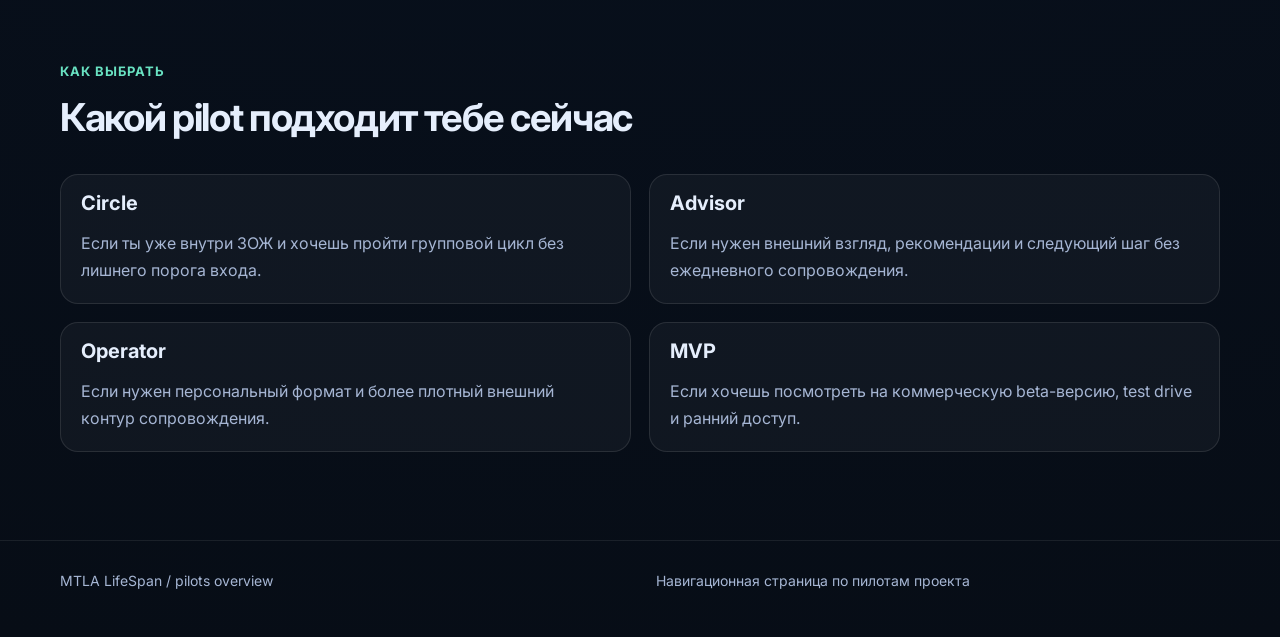
<file: lifespan/pilots.html>
<!doctype html>
<html lang="ru">
<head>
  <meta charset="utf-8" />
  <meta name="viewport" content="width=device-width, initial-scale=1" />
  <title>MTLA LifeSpan — пилоты проекта</title>
  <meta name="description" content="Сводная страница пилотов MTLA LifeSpan: Circle, Advisor, Operator и MVP." />
  <meta name="theme-color" content="#0f172a" />
  <link rel="preconnect" href="https://fonts.googleapis.com">
  <link rel="preconnect" href="https://fonts.gstatic.com" crossorigin>
  <link href="https://fonts.googleapis.com/css2?family=Inter:wght@400;500;600;700;800&display=swap" rel="stylesheet">
  <style>
    :root {
      --bg: #08111f;
      --line: rgba(255,255,255,0.12);
      --text: #e5eefc;
      --muted: #a6b6d4;
      --primary: #69e2c2;
      --secondary: #8cb4ff;
      --shadow: 0 20px 60px rgba(0,0,0,0.28);
      --radius: 24px;
      --container: 1160px;
    }
    * { box-sizing: border-box; }
    html { scroll-behavior: smooth; }
    body {
      margin: 0;
      font-family: Inter, system-ui, -apple-system, BlinkMacSystemFont, "Segoe UI", sans-serif;
      background: radial-gradient(circle at top, #10203b 0%, #08111f 40%, #070d16 100%);
      color: var(--text);
    }
    a { color: inherit; text-decoration: none; }
    .container { width: min(calc(100% - 32px), var(--container)); margin: 0 auto; }
    .site-header { position: sticky; top: 0; z-index: 20; backdrop-filter: blur(14px); background: rgba(8,17,31,0.72); border-bottom: 1px solid rgba(255,255,255,0.08); }
    .nav { min-height: 76px; display: flex; align-items: center; justify-content: space-between; gap: 20px; }
    .brand { display: inline-flex; align-items: center; gap: 10px; font-weight: 700; }
    .brand-mark { color: var(--primary); }
    .nav-links { display: flex; gap: 24px; color: var(--muted); font-size: 14px; }
    .nav-links a:hover { color: var(--text); }
    .section { padding: 88px 0; }
    .hero-grid, .footer-grid { display: grid; gap: 32px; }
    .hero-grid { grid-template-columns: 1.1fr 0.9fr; align-items: center; }
    .footer-grid { grid-template-columns: repeat(2, minmax(0, 1fr)); }
    .eyebrow { display: inline-flex; margin-bottom: 18px; color: var(--primary); font-size: 13px; font-weight: 700; letter-spacing: .08em; text-transform: uppercase; }
    h1,h2,h3 { margin: 0 0 16px; line-height: 1.05; }
    h1 { font-size: clamp(2.4rem, 4vw, 4.5rem); letter-spacing: -.04em; }
    h2 { font-size: clamp(2rem, 3vw, 3rem); letter-spacing: -.035em; }
    h3 { font-size: 1.25rem; }
    p { margin: 0; color: var(--muted); line-height: 1.72; }
    .hero-text { font-size: 1.08rem; max-width: 66ch; }
    .hero-actions { display:flex; flex-wrap:wrap; gap:14px; margin-top:28px; }
    .button { display:inline-flex; align-items:center; justify-content:center; min-height:48px; padding:0 20px; border-radius:999px; font-weight:700; transition:.2s ease; border:1px solid transparent; }
    .button:hover { transform: translateY(-1px); }
    .button-primary { background: linear-gradient(135deg, var(--primary), #35c8a2); color:#05281f; box-shadow: var(--shadow); }
    .button-secondary { border-color: rgba(255,255,255,0.16); background: rgba(255,255,255,0.04); color: var(--text); }
    .hero-points { display:flex; flex-wrap:wrap; gap:22px; margin:24px 0 0; padding:0; list-style:none; color:var(--muted); }
    .card { background: linear-gradient(180deg, rgba(255,255,255,0.07), rgba(255,255,255,0.045)); border: 1px solid var(--line); border-radius: var(--radius); padding: 28px; box-shadow: var(--shadow); }
    .section-heading { max-width: 820px; margin-bottom: 36px; }
    .cards { display:grid; gap:20px; }
    .pilots-grid, .choice-grid { grid-template-columns: repeat(2, minmax(0, 1fr)); }
    .pilot-tag { display:inline-flex; align-items:center; min-height:28px; padding:0 10px; border-radius:999px; font-size:12px; font-weight:800; letter-spacing:.06em; text-transform:uppercase; margin-bottom:14px; background: rgba(105,226,194,0.14); color: var(--primary); }
    .pilot-tag.secondary { background: rgba(140,180,255,0.15); color: var(--secondary); }
    .pilot-tag.dark { background: rgba(255,255,255,0.12); color: var(--text); }
    .pilot-tag.advisor { background: rgba(255,214,102,0.14); color: #ffd666; }
    .pilot-actions { display:flex; flex-wrap:wrap; gap:12px; margin-top:22px; }
    .mini-link { display:inline-flex; align-items:center; justify-content:center; min-height:42px; padding:0 16px; border-radius:999px; font-weight:700; background: rgba(255,255,255,0.05); border:1px solid rgba(255,255,255,0.12); }
    .mini-link.primary { background: linear-gradient(135deg, var(--primary), #35c8a2); color:#05281f; border-color: transparent; }
    .choice-grid { display:grid; gap:18px; margin-top: 20px; }
    .choice-item { padding:18px 20px; border:1px solid rgba(255,255,255,0.1); border-radius:18px; background: rgba(255,255,255,0.04); }
    .site-footer { padding: 28px 0 44px; border-top: 1px solid rgba(255,255,255,0.08); }
    .site-footer p { font-size:14px; }
    @media (max-width: 960px) {
      .hero-grid, .footer-grid, .pilots-grid, .choice-grid { grid-template-columns: 1fr; }
      .nav-links { display:none; }
      .nav { min-height: 68px; }
    }
    @media (max-width: 640px) {
      .section { padding: 72px 0; }
      .card { padding: 22px; }
      .button, .mini-link { width: 100%; }
      .hero-actions, .pilot-actions { gap: 12px; }
    }
  </style>
</head>
<body>
  <header class="site-header">
    <div class="container nav">
      <a class="brand" href="#top">
        <span class="brand-mark">◉</span>
        <span>MTLA LifeSpan</span>
      </a>
      <nav class="nav-links">
        <a href="#pilots">Пилоты</a>
        <a href="#choose">Как выбрать</a>
      </nav>
    </div>
  </header>

  <main id="top">
    <section class="section">
      <div class="container hero-grid">
        <div>
          <span class="eyebrow">MTLA Healthcare / LifeSpan</span>
          <h1>Сводная страница пилотов проекта</h1>
          <p class="hero-text">
            Здесь собраны четыре текущих направления: внутренний pilot для участников ЗОЖ,
            advisory-формат, персональный pilot для перегруженных акторов и beta-версия MVP-услуги.
            Можно быстро перейти в нужный формат и посмотреть, чем они отличаются.
          </p>
          <div class="hero-actions">
            <a class="button button-primary" href="#pilots">Посмотреть пилоты</a>
            <a class="button button-secondary" href="#choose">Как выбрать формат</a>
          </div>
          <ul class="hero-points">
            <li>Circle</li>
            <li>Advisor</li>
            <li>Operator</li>
            <li>MVP</li>
          </ul>
        </div>
        <div class="card">
          <span class="eyebrow">Коротко</span>
          <h3>Что здесь есть</h3>
          <p>
            <strong>Circle</strong> — внутренний групповой pilot для участников ЗОЖ.<br>
            <strong>Advisor</strong> — спокойный advisory-формат без плотного контроля режима.<br>
            <strong>Operator</strong> — персональный формат сопровождения.<br>
            <strong>MVP</strong> — beta-услуга с test drive и входной заявкой.
          </p>
        </div>
      </div>
    </section>

    <section id="pilots" class="section">
      <div class="container">
        <div class="section-heading">
          <span class="eyebrow">Пилоты</span>
          <h2>Четыре формата, четыре точки входа</h2>
          <p>Выбирай по степени готовности, глубине сопровождения и типу участия.</p>
        </div>

        <div class="cards pilots-grid">
          <article class="card">
            <span class="pilot-tag">Circle</span>
            <h3>LifeSpan Circle</h3>
            <p>
              Внутренний 4-недельный pilot для участников программы ЗОЖ: малая группа,
              агентское сопровождение, базовый протокол и weekly review.
            </p>
            <div class="pilot-actions">
              <a class="mini-link primary" href="./circle/">Открыть страницу</a>
            </div>
          </article>

          <article class="card">
            <span class="pilot-tag advisor">Advisor</span>
            <h3>LifeSpan Advisor</h3>
            <p>
              Low-touch advisory-формат: разбор режима, анализ данных, рекомендации и next steps
              без плотного вмешательства в день и без постоянного контроля.
            </p>
            <div class="pilot-actions">
              <a class="mini-link primary" href="./advisor/">Открыть страницу</a>
            </div>
          </article>

          <article class="card">
            <span class="pilot-tag dark">Operator</span>
            <h3>LifeSpan Operator</h3>
            <p>
              Персональный pilot для перегруженных людей, которым нужен внешний контур удержания режима,
              ежедневные сигналы и более плотное сопровождение.
            </p>
            <div class="pilot-actions">
              <a class="mini-link primary" href="./operator/">Открыть страницу</a>
            </div>
          </article>

          <article class="card">
            <span class="pilot-tag secondary">MVP</span>
            <h3>LifeSpan MVP</h3>
            <p>
              Beta-версия услуги удержания режима: бесплатный test drive,
              early access и форма заявки для ранних участников.
            </p>
            <div class="pilot-actions">
              <a class="mini-link primary" href="./mvp/">Открыть страницу</a>
              <a class="mini-link" href="./mvp/apply.html">Заявка</a>
            </div>
          </article>
        </div>
      </div>
    </section>

    <section id="choose" class="section">
      <div class="container">
        <div class="section-heading">
          <span class="eyebrow">Как выбрать</span>
          <h2>Какой pilot подходит тебе сейчас</h2>
        </div>
        <div class="choice-grid">
          <div class="choice-item">
            <h3>Circle</h3>
            <p>Если ты уже внутри ЗОЖ и хочешь пройти групповой цикл без лишнего порога входа.</p>
          </div>
          <div class="choice-item">
            <h3>Advisor</h3>
            <p>Если нужен внешний взгляд, рекомендации и следующий шаг без ежедневного сопровождения.</p>
          </div>
          <div class="choice-item">
            <h3>Operator</h3>
            <p>Если нужен персональный формат и более плотный внешний контур сопровождения.</p>
          </div>
          <div class="choice-item">
            <h3>MVP</h3>
            <p>Если хочешь посмотреть на коммерческую beta-версию, test drive и ранний доступ.</p>
          </div>
        </div>
      </div>
    </section>
  </main>

  <footer class="site-footer">
    <div class="container footer-grid">
      <p>MTLA LifeSpan / pilots overview</p>
      <p>Навигационная страница по пилотам проекта</p>
    </div>
  </footer>
</body>
</html>
</file>
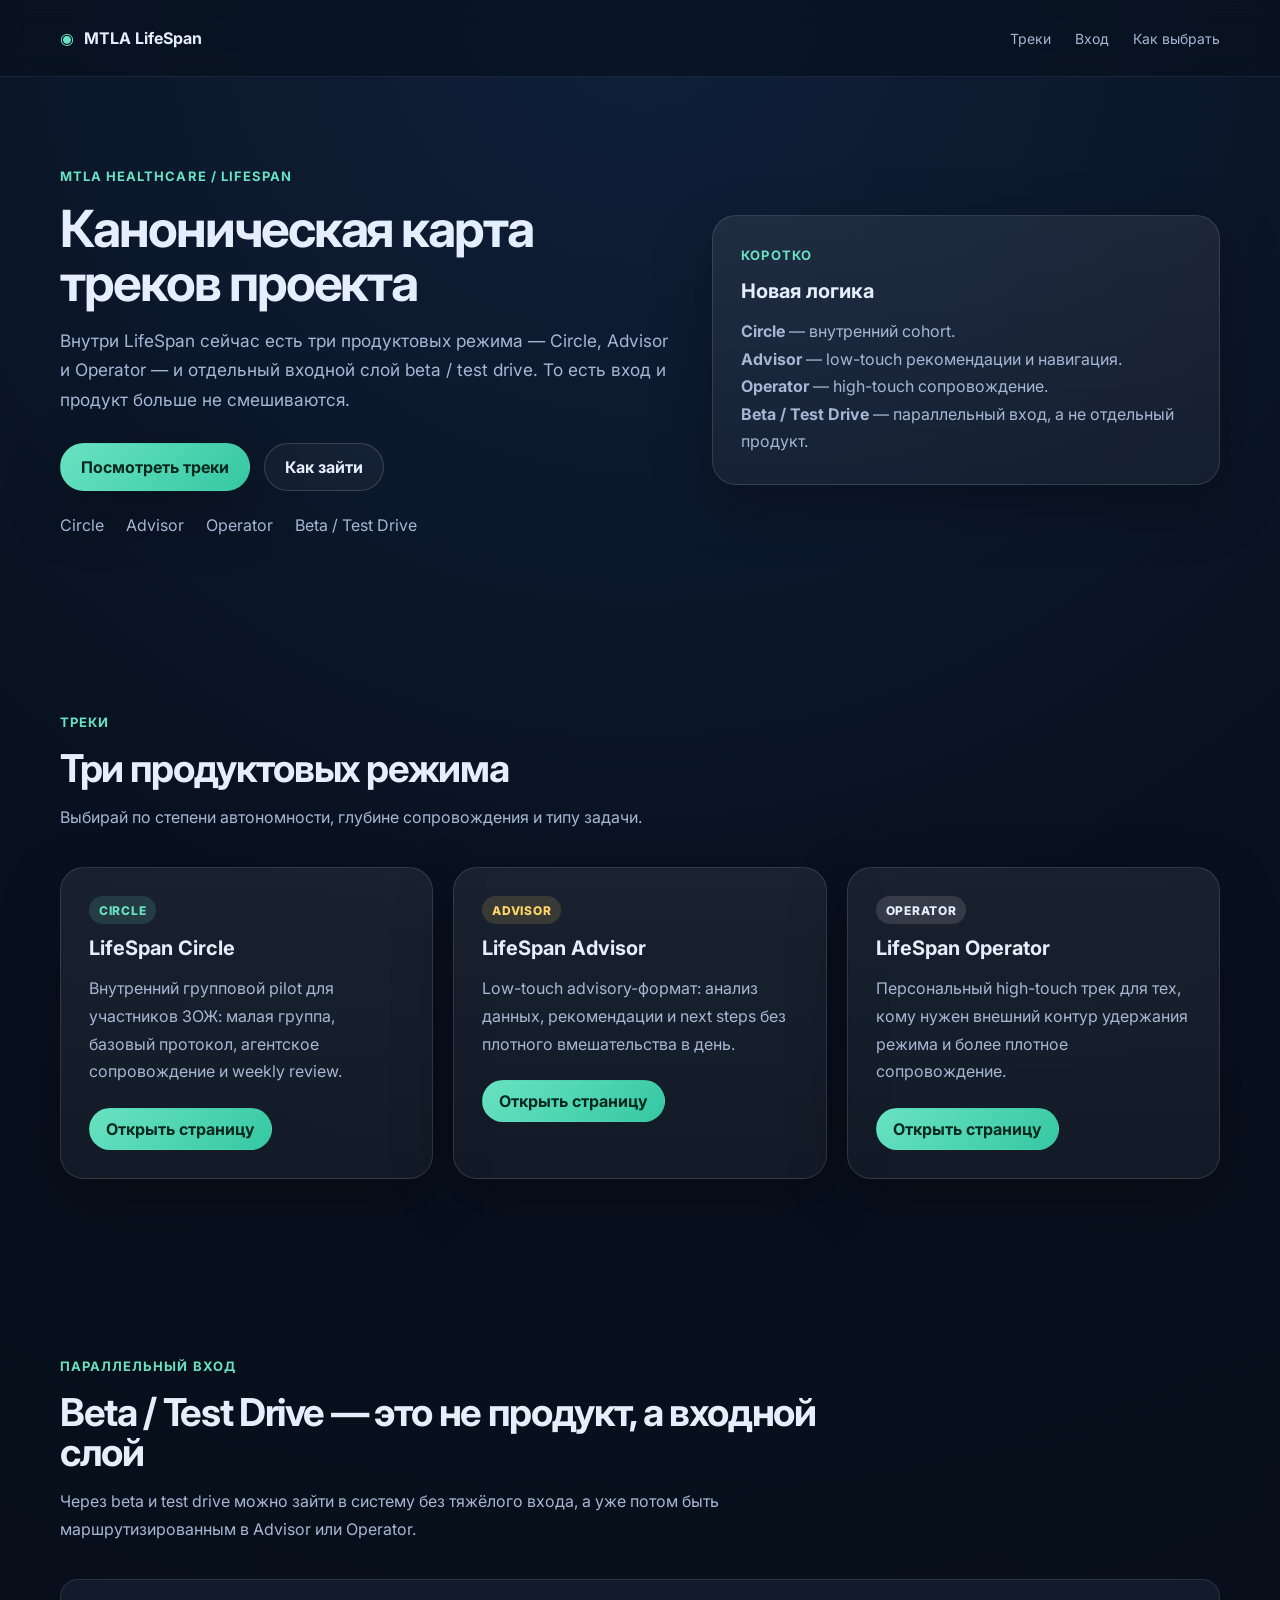
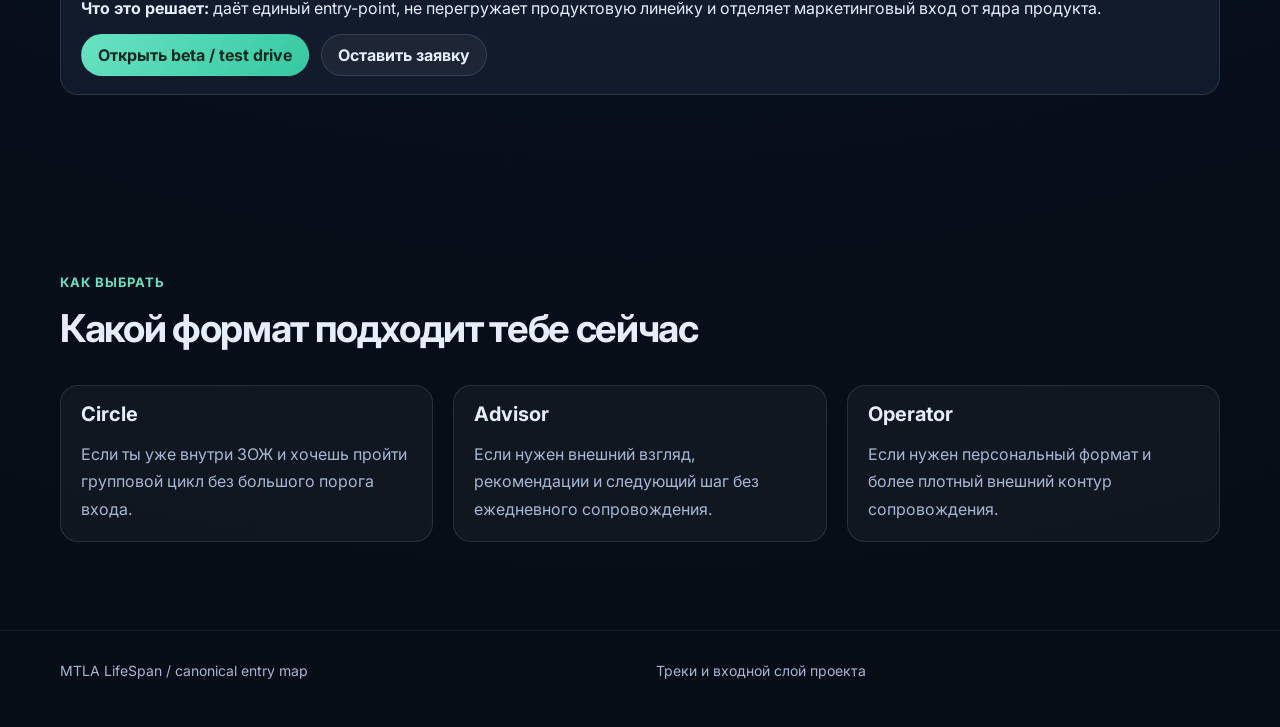
<file: lifespan/start.html>
<!doctype html>
<html lang="ru">
<head>
  <meta charset="utf-8" />
  <meta name="viewport" content="width=device-width, initial-scale=1" />
  <title>MTLA LifeSpan — вход и треки</title>
  <meta name="description" content="Каноническая входная страница MTLA LifeSpan: Circle, Advisor, Operator и параллельный beta / test-drive вход." />
  <meta name="theme-color" content="#0f172a" />
  <link rel="preconnect" href="https://fonts.googleapis.com">
  <link rel="preconnect" href="https://fonts.gstatic.com" crossorigin>
  <link href="https://fonts.googleapis.com/css2?family=Inter:wght@400;500;600;700;800&display=swap" rel="stylesheet">
  <style>
    :root { --bg:#08111f; --line:rgba(255,255,255,.12); --text:#e5eefc; --muted:#a6b6d4; --primary:#69e2c2; --secondary:#8cb4ff; --shadow:0 20px 60px rgba(0,0,0,.28); --radius:24px; --container:1160px; }
    *{box-sizing:border-box} html{scroll-behavior:smooth} body{margin:0;font-family:Inter,system-ui,-apple-system,BlinkMacSystemFont,"Segoe UI",sans-serif;background:radial-gradient(circle at top,#10203b 0%,#08111f 40%,#070d16 100%);color:var(--text)} a{color:inherit;text-decoration:none}.container{width:min(calc(100% - 32px),var(--container));margin:0 auto}.site-header{position:sticky;top:0;z-index:20;backdrop-filter:blur(14px);background:rgba(8,17,31,.72);border-bottom:1px solid rgba(255,255,255,.08)}.nav{min-height:76px;display:flex;align-items:center;justify-content:space-between;gap:20px}.brand{display:inline-flex;align-items:center;gap:10px;font-weight:700}.brand-mark{color:var(--primary)}.nav-links{display:flex;gap:24px;color:var(--muted);font-size:14px}.nav-links a:hover{color:var(--text)}.section{padding:88px 0}.hero-grid,.footer-grid{display:grid;gap:32px}.hero-grid{grid-template-columns:1.1fr .9fr;align-items:center}.footer-grid{grid-template-columns:repeat(2,minmax(0,1fr))}.eyebrow{display:inline-flex;margin-bottom:18px;color:var(--primary);font-size:13px;font-weight:700;letter-spacing:.08em;text-transform:uppercase}h1,h2,h3{margin:0 0 16px;line-height:1.05}h1{font-size:clamp(2.4rem,4vw,4.5rem);letter-spacing:-.04em}h2{font-size:clamp(2rem,3vw,3rem);letter-spacing:-.035em}h3{font-size:1.25rem}p{margin:0;color:var(--muted);line-height:1.72}.hero-text{font-size:1.08rem;max-width:66ch}.hero-actions{display:flex;flex-wrap:wrap;gap:14px;margin-top:28px}.button{display:inline-flex;align-items:center;justify-content:center;min-height:48px;padding:0 20px;border-radius:999px;font-weight:700;transition:.2s ease;border:1px solid transparent}.button:hover{transform:translateY(-1px)}.button-primary{background:linear-gradient(135deg,var(--primary),#35c8a2);color:#05281f;box-shadow:var(--shadow)}.button-secondary{border-color:rgba(255,255,255,.16);background:rgba(255,255,255,.04);color:var(--text)}.hero-points{display:flex;flex-wrap:wrap;gap:22px;margin:24px 0 0;padding:0;list-style:none;color:var(--muted)}.card{background:linear-gradient(180deg,rgba(255,255,255,.07),rgba(255,255,255,.045));border:1px solid var(--line);border-radius:var(--radius);padding:28px;box-shadow:var(--shadow)}.section-heading{max-width:820px;margin-bottom:36px}.cards{display:grid;gap:20px}.tracks-grid,.choice-grid{grid-template-columns:repeat(3,minmax(0,1fr))}.track-tag{display:inline-flex;align-items:center;min-height:28px;padding:0 10px;border-radius:999px;font-size:12px;font-weight:800;letter-spacing:.06em;text-transform:uppercase;margin-bottom:14px;background:rgba(105,226,194,.14);color:var(--primary)}.track-tag.advisor{background:rgba(255,214,102,.14);color:#ffd666}.track-tag.operator{background:rgba(255,255,255,.12);color:var(--text)}.track-actions{display:flex;flex-wrap:wrap;gap:12px;margin-top:22px}.mini-link{display:inline-flex;align-items:center;justify-content:center;min-height:42px;padding:0 16px;border-radius:999px;font-weight:700;background:rgba(255,255,255,.05);border:1px solid rgba(255,255,255,.12)}.mini-link.primary{background:linear-gradient(135deg,var(--primary),#35c8a2);color:#05281f;border-color:transparent}.entry-strip{margin-top:24px;padding:18px 20px;border-radius:18px;border:1px solid rgba(255,255,255,.1);background:rgba(140,180,255,.08)}.choice-item{padding:18px 20px;border:1px solid rgba(255,255,255,.1);border-radius:18px;background:rgba(255,255,255,.04)}.site-footer{padding:28px 0 44px;border-top:1px solid rgba(255,255,255,.08)}.site-footer p{font-size:14px}@media (max-width:960px){.hero-grid,.footer-grid,.tracks-grid,.choice-grid{grid-template-columns:1fr}.nav-links{display:none}.nav{min-height:68px}}@media (max-width:640px){.section{padding:72px 0}.card{padding:22px}.button,.mini-link{width:100%}.hero-actions,.track-actions{gap:12px}}
  </style>
</head>
<body>
  <header class="site-header">
    <div class="container nav">
      <a class="brand" href="#top"><span class="brand-mark">◉</span><span>MTLA LifeSpan</span></a>
      <nav class="nav-links">
        <a href="#tracks">Треки</a>
        <a href="#entry">Вход</a>
        <a href="#choose">Как выбрать</a>
      </nav>
    </div>
  </header>

  <main id="top">
    <section class="section">
      <div class="container hero-grid">
        <div>
          <span class="eyebrow">MTLA Healthcare / LifeSpan</span>
          <h1>Каноническая карта треков проекта</h1>
          <p class="hero-text">
            Внутри LifeSpan сейчас есть три продуктовых режима — Circle, Advisor и Operator —
            и отдельный входной слой beta / test drive. То есть вход и продукт больше не смешиваются.
          </p>
          <div class="hero-actions">
            <a class="button button-primary" href="#tracks">Посмотреть треки</a>
            <a class="button button-secondary" href="#entry">Как зайти</a>
          </div>
          <ul class="hero-points">
            <li>Circle</li>
            <li>Advisor</li>
            <li>Operator</li>
            <li>Beta / Test Drive</li>
          </ul>
        </div>
        <div class="card">
          <span class="eyebrow">Коротко</span>
          <h3>Новая логика</h3>
          <p>
            <strong>Circle</strong> — внутренний cohort.<br>
            <strong>Advisor</strong> — low-touch рекомендации и навигация.<br>
            <strong>Operator</strong> — high-touch сопровождение.<br>
            <strong>Beta / Test Drive</strong> — параллельный вход, а не отдельный продукт.
          </p>
        </div>
      </div>
    </section>

    <section id="tracks" class="section">
      <div class="container">
        <div class="section-heading">
          <span class="eyebrow">Треки</span>
          <h2>Три продуктовых режима</h2>
          <p>Выбирай по степени автономности, глубине сопровождения и типу задачи.</p>
        </div>
        <div class="cards tracks-grid">
          <article class="card">
            <span class="track-tag">Circle</span>
            <h3>LifeSpan Circle</h3>
            <p>Внутренний групповой pilot для участников ЗОЖ: малая группа, базовый протокол, агентское сопровождение и weekly review.</p>
            <div class="track-actions"><a class="mini-link primary" href="./circle/">Открыть страницу</a></div>
          </article>
          <article class="card">
            <span class="track-tag advisor">Advisor</span>
            <h3>LifeSpan Advisor</h3>
            <p>Low-touch advisory-формат: анализ данных, рекомендации и next steps без плотного вмешательства в день.</p>
            <div class="track-actions"><a class="mini-link primary" href="./advisor/">Открыть страницу</a></div>
          </article>
          <article class="card">
            <span class="track-tag operator">Operator</span>
            <h3>LifeSpan Operator</h3>
            <p>Персональный high-touch трек для тех, кому нужен внешний контур удержания режима и более плотное сопровождение.</p>
            <div class="track-actions"><a class="mini-link primary" href="./operator/">Открыть страницу</a></div>
          </article>
        </div>
      </div>
    </section>

    <section id="entry" class="section">
      <div class="container">
        <div class="section-heading">
          <span class="eyebrow">Параллельный вход</span>
          <h2>Beta / Test Drive — это не продукт, а входной слой</h2>
          <p>Через beta и test drive можно зайти в систему без тяжёлого входа, а уже потом быть маршрутизированным в Advisor или Operator.</p>
        </div>
        <div class="entry-strip">
          <strong>Что это решает:</strong> даёт единый entry-point, не перегружает продуктовую линейку и отделяет маркетинговый вход от ядра продукта.
          <div class="track-actions" style="margin-top:16px;">
            <a class="mini-link primary" href="./mvp/">Открыть beta / test drive</a>
            <a class="mini-link" href="./mvp/apply.html">Оставить заявку</a>
          </div>
        </div>
      </div>
    </section>

    <section id="choose" class="section">
      <div class="container">
        <div class="section-heading">
          <span class="eyebrow">Как выбрать</span>
          <h2>Какой формат подходит тебе сейчас</h2>
        </div>
        <div class="cards choice-grid">
          <div class="choice-item"><h3>Circle</h3><p>Если ты уже внутри ЗОЖ и хочешь пройти групповой цикл без большого порога входа.</p></div>
          <div class="choice-item"><h3>Advisor</h3><p>Если нужен внешний взгляд, рекомендации и следующий шаг без ежедневного сопровождения.</p></div>
          <div class="choice-item"><h3>Operator</h3><p>Если нужен персональный формат и более плотный внешний контур сопровождения.</p></div>
        </div>
      </div>
    </section>
  </main>

  <footer class="site-footer">
    <div class="container footer-grid">
      <p>MTLA LifeSpan / canonical entry map</p>
      <p>Треки и входной слой проекта</p>
    </div>
  </footer>
</body>
</html>
</file>
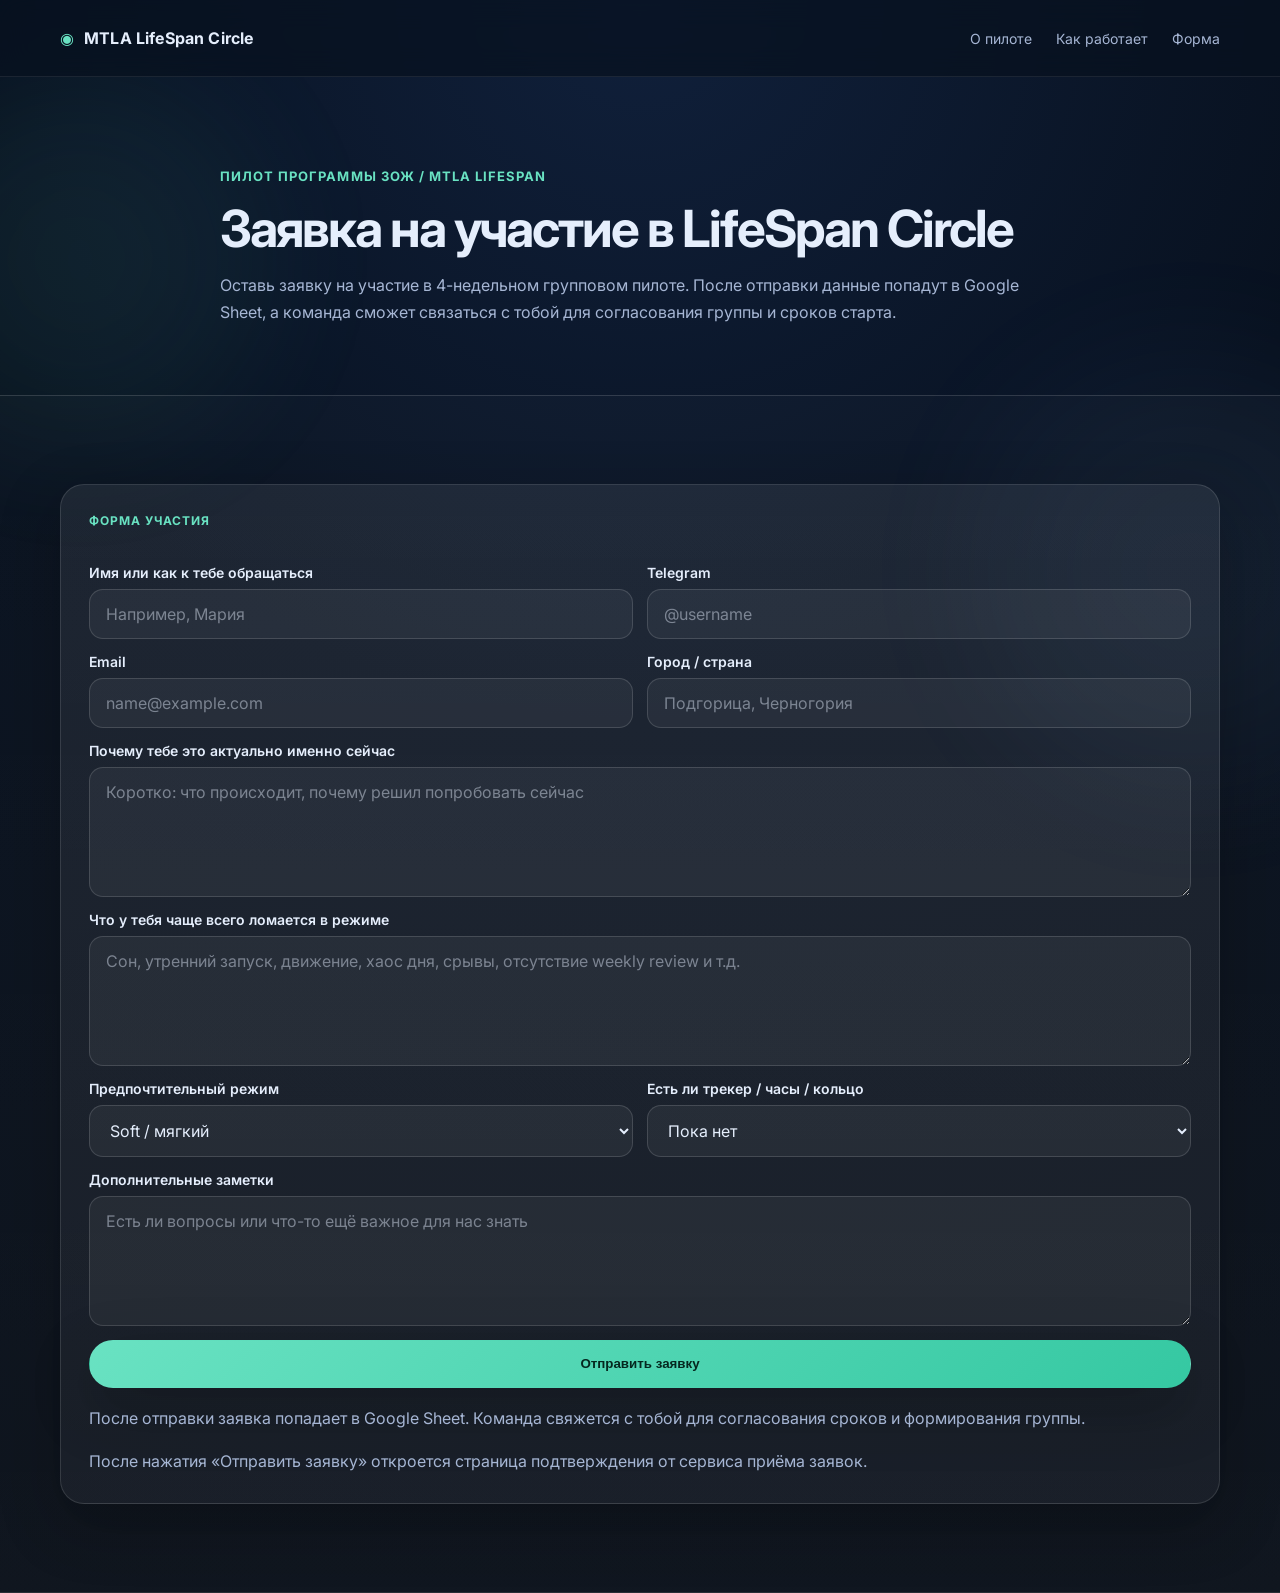
<file: lifespan/circle/apply.html>
<!doctype html>
<html lang="ru">
<head>
  <meta charset="utf-8" />
  <meta name="viewport" content="width=device-width, initial-scale=1" />
  <title>MTLA LifeSpan Circle — заявка на участие</title>
  <meta name="description" content="Заявка на участие в 4-недельном пилоте LifeSpan Circle. Отправка данных в Google Sheet через Apps Script Web App." />
  <meta name="theme-color" content="#0f172a" />
  <link rel="preconnect" href="https://fonts.googleapis.com">
  <link rel="preconnect" href="https://fonts.gstatic.com" crossorigin>
  <link href="https://fonts.googleapis.com/css2?family=Inter:wght@400;500;600;700;800&display=swap" rel="stylesheet">
  <link rel="stylesheet" href="styles.css" />
  <link rel="stylesheet" href="form.css" />
</head>
<body>
  <div class="bg-glow bg-glow-1"></div>
  <div class="bg-glow bg-glow-2"></div>

  <header class="site-header">
    <div class="container nav">
      <a class="brand" href="./index.html">
        <span class="brand-mark">◉</span>
        <span>MTLA LifeSpan Circle</span>
      </a>
      <nav class="nav-links">
        <a href="./index.html#about">О пилоте</a>
        <a href="./index.html#how">Как работает</a>
        <a href="#form">Форма</a>
      </nav>
    </div>
  </header>

  <main id="top">
    <section class="section hero-small">
      <div class="container section-heading">
        <span class="eyebrow">Пилот программы ЗОЖ / MTLA LifeSpan</span>
        <h1>Заявка на участие в LifeSpan Circle</h1>
        <p>
          Оставь заявку на участие в 4-недельном групповом пилоте. После отправки данные попадут в Google Sheet,
          а команда сможет связаться с тобой для согласования группы и сроков старта.
        </p>
      </div>
    </section>

    <section id="form" class="section section-alt">
      <div class="container">
        <div class="card soft-shadow form-shell">
          <div class="card-topline">Форма участия</div>
          <form
            id="signup-form"
            class="form-grid"
            method="post"
            action="https://script.google.com/macros/s/AKfycbwAkrjQ-R3ThtjJBSydJ2RvMSm46JI3nayySICohUKyyux_S37fkkoroAJu6bqjWKPg5g/exec"
          >
            <div class="form-field">
              <label class="form-label" for="name">Имя или как к тебе обращаться</label>
              <input class="form-input" id="name" name="name" placeholder="Например, Мария" required />
            </div>

            <div class="form-field">
              <label class="form-label" for="telegram">Telegram</label>
              <input class="form-input" id="telegram" name="telegram" placeholder="@username" required />
            </div>

            <div class="form-field">
              <label class="form-label" for="email">Email</label>
              <input class="form-input" id="email" name="email" type="email" placeholder="name@example.com" />
            </div>

            <div class="form-field">
              <label class="form-label" for="city_country">Город / страна</label>
              <input class="form-input" id="city_country" name="city_country" placeholder="Подгорица, Черногория" />
            </div>

            <div class="form-field full">
              <label class="form-label" for="why_now">Почему тебе это актуально именно сейчас</label>
              <textarea class="form-textarea" id="why_now" name="why_now" placeholder="Коротко: что происходит, почему решил попробовать сейчас" required></textarea>
            </div>

            <div class="form-field full">
              <label class="form-label" for="main_problem">Что у тебя чаще всего ломается в режиме</label>
              <textarea class="form-textarea" id="main_problem" name="main_problem" placeholder="Сон, утренний запуск, движение, хаос дня, срывы, отсутствие weekly review и т.д." required></textarea>
            </div>

            <div class="form-field">
              <label class="form-label" for="preferred_mode">Предпочтительный режим</label>
              <select class="form-select" id="preferred_mode" name="preferred_mode">
                <option value="soft">Soft / мягкий</option>
                <option value="commit">Commit / с ценой слова</option>
                <option value="unsure">Пока не уверен</option>
              </select>
            </div>

            <div class="form-field">
              <label class="form-label" for="tracker">Есть ли трекер / часы / кольцо</label>
              <select class="form-select" id="tracker" name="tracker">
                <option value="none">Пока нет</option>
                <option value="phone">Только смартфон</option>
                <option value="watch_or_band">Часы / браслет</option>
                <option value="ring">Кольцо / ring</option>
                <option value="mixed">Несколько устройств</option>
              </select>
            </div>

            <div class="form-field full">
              <label class="form-label" for="additional_notes">Дополнительные заметки</label>
              <textarea class="form-textarea" id="additional_notes" name="additional_notes" placeholder="Есть ли вопросы или что-то ещё важное для нас знать"></textarea>
            </div>

            <input type="hidden" name="source" value="lifespan-Circle-apply-page" />
            <input type="hidden" id="user_agent" name="user_agent" value="" />

            <div class="form-field full">
              <button class="button button-primary" id="submit-button" type="submit">Отправить заявку</button>
            </div>
          </form>

          <p class="form-note">
            После отправки заявка попадает в Google Sheet. Команда свяжется с тобой для согласования сроков и формирования группы.
          </p>
          <p class="form-status" role="status" aria-live="polite">
            После нажатия «Отправить заявку» откроется страница подтверждения от сервиса приёма заявок.
          </p>
        </div>
      </div>
    </section>
  </main>

  <script>
    const form = document.getElementById('signup-form');
    const submitButton = document.getElementById('submit-button');
    document.getElementById('user_agent').value = navigator.userAgent;

    form.addEventListener('submit', () => {
      submitButton.disabled = true;
      submitButton.textContent = 'Отправляем…';
    });
  </script>
</body>
</html>
</file>
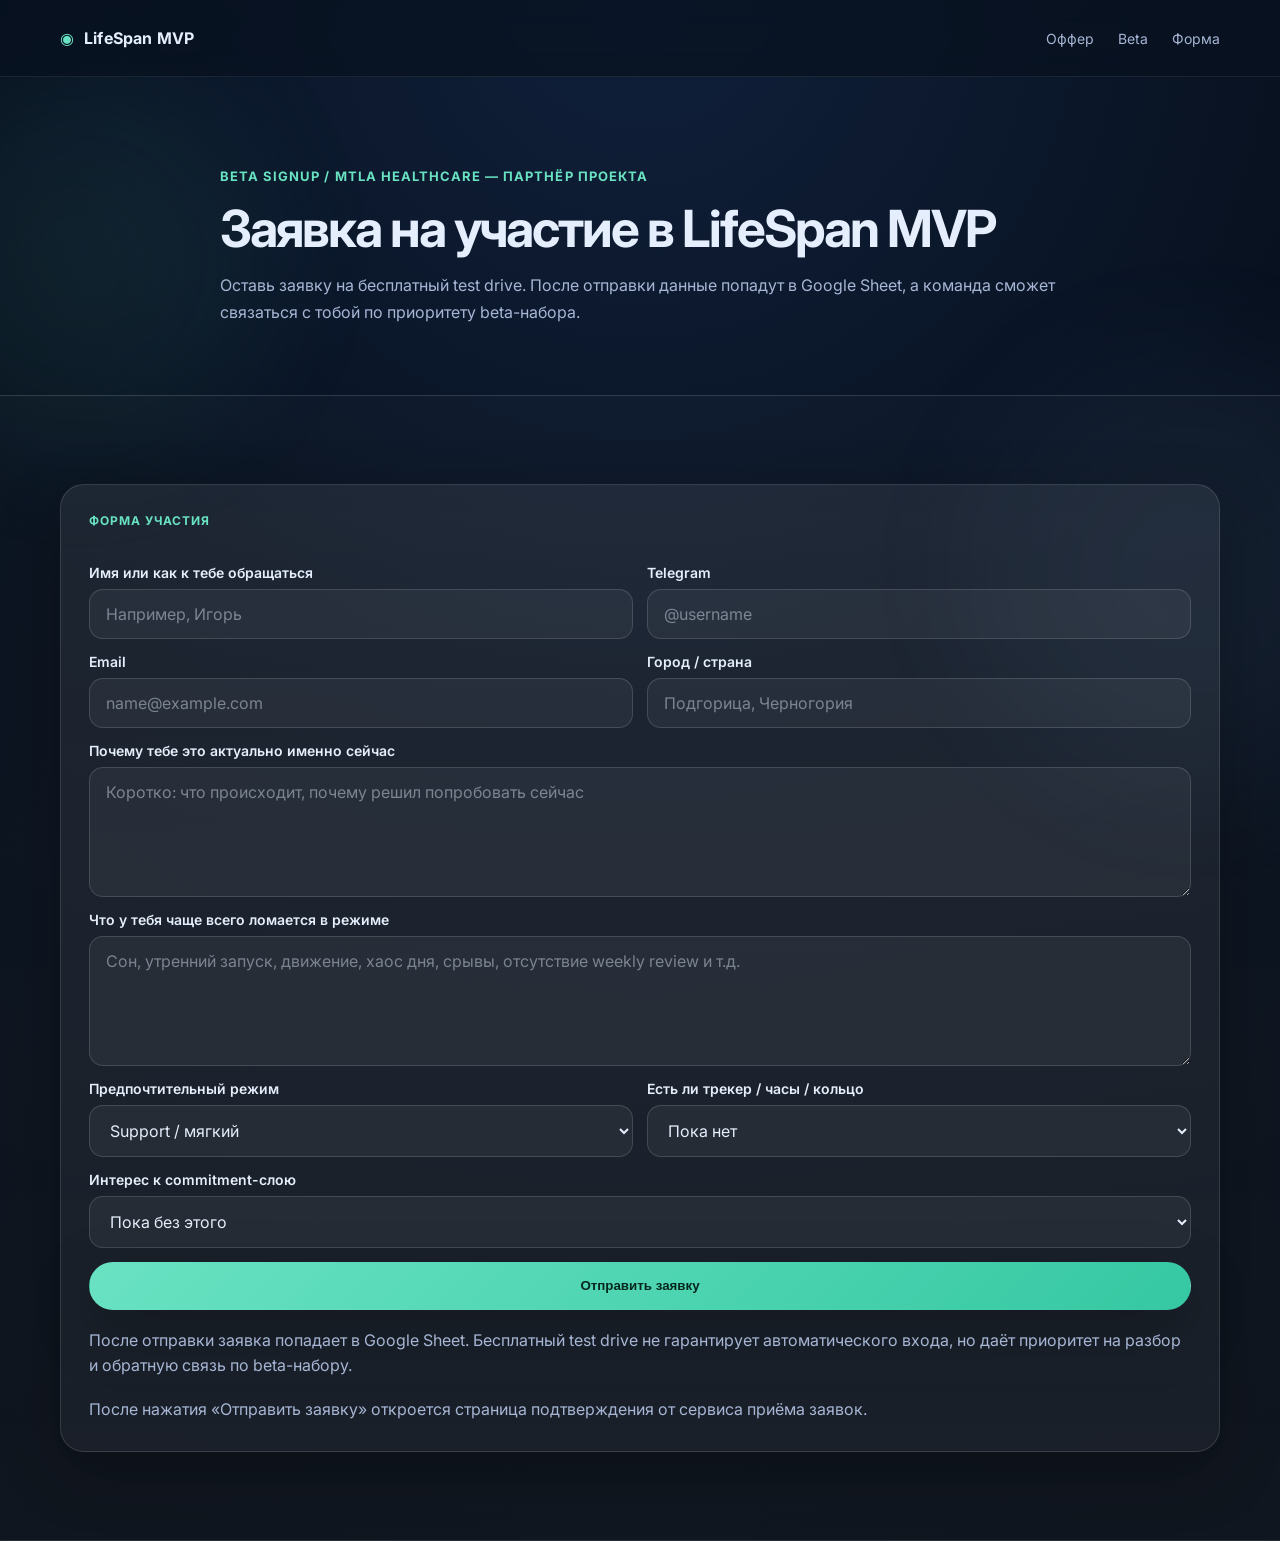
<file: lifespan/mvp/apply.html>
<!doctype html>
<html lang="ru">
<head>
  <meta charset="utf-8" />
  <meta name="viewport" content="width=device-width, initial-scale=1" />
  <title>LifeSpan MVP — заявка на участие</title>
  <meta name="description" content="Заявка на участие в beta-услуге LifeSpan MVP. Отправка данных в Google Sheet через Apps Script Web App." />
  <meta name="theme-color" content="#0f172a" />
  <link rel="preconnect" href="https://fonts.googleapis.com">
  <link rel="preconnect" href="https://fonts.gstatic.com" crossorigin>
  <link href="https://fonts.googleapis.com/css2?family=Inter:wght@400;500;600;700;800&display=swap" rel="stylesheet">
  <link rel="stylesheet" href="styles.css" />
  <link rel="stylesheet" href="form.css" />
</head>
<body>
  <div class="bg-glow bg-glow-1"></div>
  <div class="bg-glow bg-glow-2"></div>

  <header class="site-header">
    <div class="container nav">
      <a class="brand" href="./index.html">
        <span class="brand-mark">◉</span>
        <span>LifeSpan MVP</span>
      </a>
      <nav class="nav-links">
        <a href="./index.html#offer">Оффер</a>
        <a href="./index.html#beta">Beta</a>
        <a href="#form">Форма</a>
      </nav>
    </div>
  </header>

  <main id="top">
    <section class="section hero-small">
      <div class="container section-heading">
        <span class="eyebrow">Beta signup / MTLA Healthcare — партнёр проекта</span>
        <h1>Заявка на участие в LifeSpan MVP</h1>
        <p>
          Оставь заявку на бесплатный test drive. После отправки данные попадут в Google Sheet,
          а команда сможет связаться с тобой по приоритету beta-набора.
        </p>
      </div>
    </section>

    <section id="form" class="section section-alt">
      <div class="container">
        <div class="card soft-shadow form-shell">
          <div class="card-topline">Форма участия</div>
          <form
            id="signup-form"
            class="form-grid"
            method="post"
            action="https://script.google.com/macros/s/AKfycbwAkrjQ-R3ThtjJBSydJ2RvMSm46JI3nayySICohUKyyux_S37fkkoroAJu6bqjWKPg5g/exec"
          >
            <div class="form-field">
              <label class="form-label" for="name">Имя или как к тебе обращаться</label>
              <input class="form-input" id="name" name="name" placeholder="Например, Игорь" required />
            </div>

            <div class="form-field">
              <label class="form-label" for="telegram">Telegram</label>
              <input class="form-input" id="telegram" name="telegram" placeholder="@username" required />
            </div>

            <div class="form-field">
              <label class="form-label" for="email">Email</label>
              <input class="form-input" id="email" name="email" type="email" placeholder="name@example.com" />
            </div>

            <div class="form-field">
              <label class="form-label" for="city_country">Город / страна</label>
              <input class="form-input" id="city_country" name="city_country" placeholder="Подгорица, Черногория" />
            </div>

            <div class="form-field full">
              <label class="form-label" for="why_now">Почему тебе это актуально именно сейчас</label>
              <textarea class="form-textarea" id="why_now" name="why_now" placeholder="Коротко: что происходит, почему решил попробовать сейчас" required></textarea>
            </div>

            <div class="form-field full">
              <label class="form-label" for="main_problem">Что у тебя чаще всего ломается в режиме</label>
              <textarea class="form-textarea" id="main_problem" name="main_problem" placeholder="Сон, утренний запуск, движение, хаос дня, срывы, отсутствие weekly review и т.д." required></textarea>
            </div>

            <div class="form-field">
              <label class="form-label" for="preferred_mode">Предпочтительный режим</label>
              <select class="form-select" id="preferred_mode" name="preferred_mode">
                <option value="support">Support / мягкий</option>
                <option value="directive">Directive / более жёсткий</option>
                <option value="commit">Commit / с ценой слова</option>
                <option value="unsure">Пока не уверен</option>
              </select>
            </div>

            <div class="form-field">
              <label class="form-label" for="tracker">Есть ли трекер / часы / кольцо</label>
              <select class="form-select" id="tracker" name="tracker">
                <option value="none">Пока нет</option>
                <option value="phone">Только смартфон</option>
                <option value="watch_or_band">Часы / браслет</option>
                <option value="ring">Кольцо / ring</option>
                <option value="mixed">Несколько устройств</option>
              </select>
            </div>

            <div class="form-field full">
              <label class="form-label" for="commitment_interest">Интерес к commitment-слою</label>
              <select class="form-select" id="commitment_interest" name="commitment_interest">
                <option value="no">Пока без этого</option>
                <option value="maybe">Возможно, если будет мягко и прозрачно</option>
                <option value="yes">Да, мне это может быть полезно</option>
              </select>
            </div>

            <input type="hidden" name="source" value="lifespan-mvp-apply-page" />
            <input type="hidden" id="user_agent" name="user_agent" value="" />

            <div class="form-field full">
              <button class="button button-primary" id="submit-button" type="submit">Отправить заявку</button>
            </div>
          </form>

          <p class="form-note">
            После отправки заявка попадает в Google Sheet. Бесплатный test drive не гарантирует автоматического входа,
            но даёт приоритет на разбор и обратную связь по beta-набору.
          </p>
          <p class="form-status" role="status" aria-live="polite">
            После нажатия «Отправить заявку» откроется страница подтверждения от сервиса приёма заявок.
          </p>
        </div>
      </div>
    </section>
  </main>

  <script>
    const form = document.getElementById('signup-form');
    const submitButton = document.getElementById('submit-button');
    document.getElementById('user_agent').value = navigator.userAgent;

    form.addEventListener('submit', () => {
      submitButton.disabled = true;
      submitButton.textContent = 'Отправляем…';
    });
  </script>
</body>
</html>
</file>
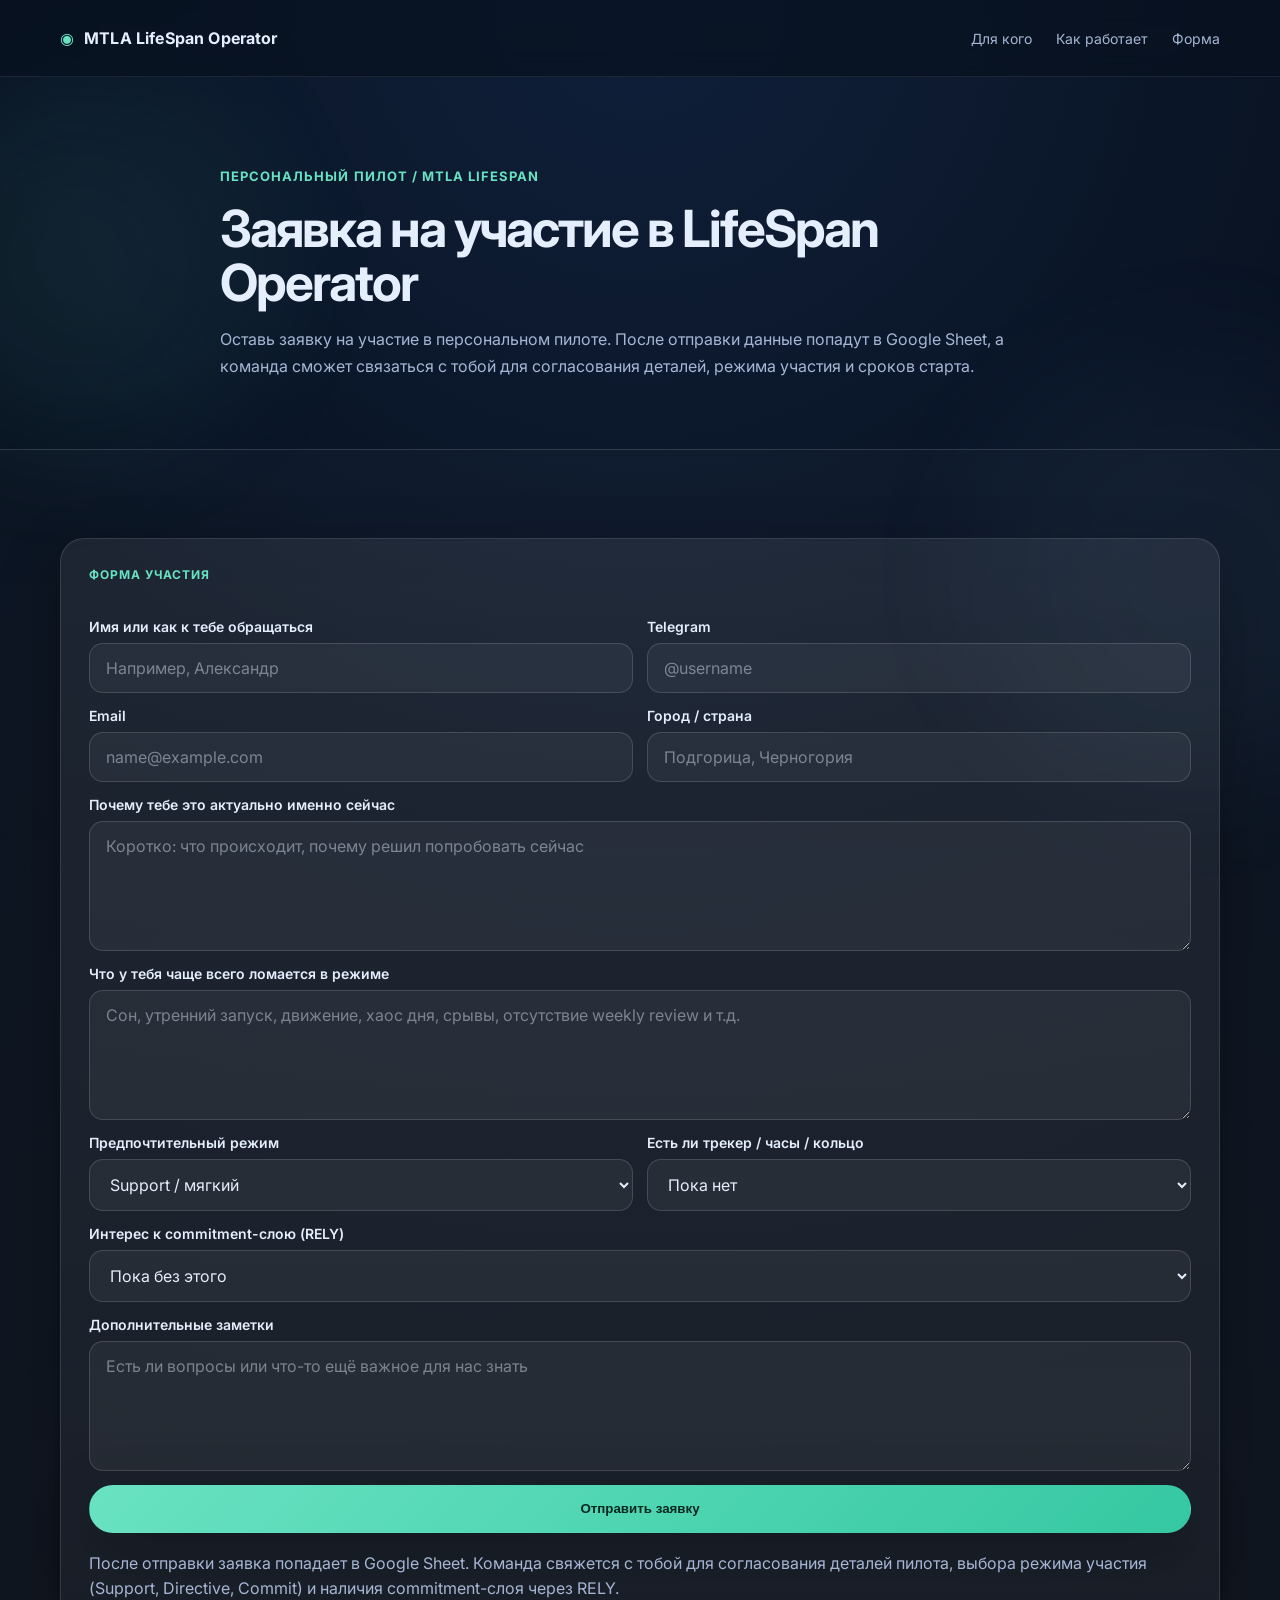
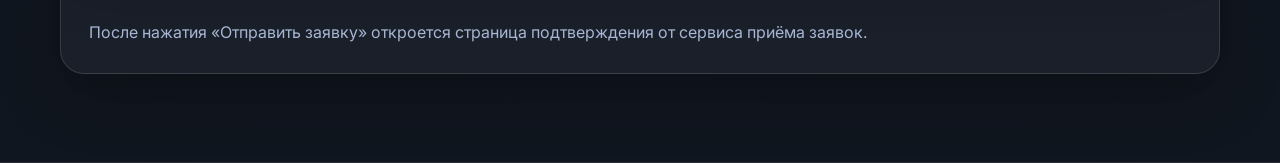
<file: lifespan/operator/apply.html>
<!doctype html>
<html lang="ru">
<head>
  <meta charset="utf-8" />
  <meta name="viewport" content="width=device-width, initial-scale=1" />
  <title>MTLA LifeSpan Operator — заявка на участие</title>
  <meta name="description" content="Заявка на участие в персональном пилоте LifeSpan Operator. Отправка данных в Google Sheet через Apps Script Web App." />
  <meta name="theme-color" content="#0f172a" />
  <link rel="preconnect" href="https://fonts.googleapis.com">
  <link rel="preconnect" href="https://fonts.gstatic.com" crossorigin>
  <link href="https://fonts.googleapis.com/css2?family=Inter:wght@400;500;600;700;800&display=swap" rel="stylesheet">
  <link rel="stylesheet" href="styles.css" />
  <link rel="stylesheet" href="form.css" />
</head>
<body>
  <div class="bg-glow bg-glow-1"></div>
  <div class="bg-glow bg-glow-2"></div>

  <header class="site-header">
    <div class="container nav">
      <a class="brand" href="./index.html">
        <span class="brand-mark">◉</span>
        <span>MTLA LifeSpan Operator</span>
      </a>
      <nav class="nav-links">
        <a href="./index.html#audience">Для кого</a>
        <a href="./index.html#how">Как работает</a>
        <a href="#form">Форма</a>
      </nav>
    </div>
  </header>

  <main id="top">
    <section class="section hero-small">
      <div class="container section-heading">
        <span class="eyebrow">Персональный пилот / MTLA LifeSpan</span>
        <h1>Заявка на участие в LifeSpan Operator</h1>
        <p>
          Оставь заявку на участие в персональном пилоте. После отправки данные попадут в Google Sheet,
          а команда сможет связаться с тобой для согласования деталей, режима участия и сроков старта.
        </p>
      </div>
    </section>

    <section id="form" class="section section-alt">
      <div class="container">
        <div class="card soft-shadow form-shell">
          <div class="card-topline">Форма участия</div>
          <form
            id="signup-form"
            class="form-grid"
            method="post"
            action="https://script.google.com/macros/s/AKfycbwAkrjQ-R3ThtjJBSydJ2RvMSm46JI3nayySICohUKyyux_S37fkkoroAJu6bqjWKPg5g/exec"
          >
            <div class="form-field">
              <label class="form-label" for="name">Имя или как к тебе обращаться</label>
              <input class="form-input" id="name" name="name" placeholder="Например, Александр" required />
            </div>

            <div class="form-field">
              <label class="form-label" for="telegram">Telegram</label>
              <input class="form-input" id="telegram" name="telegram" placeholder="@username" required />
            </div>

            <div class="form-field">
              <label class="form-label" for="email">Email</label>
              <input class="form-input" id="email" name="email" type="email" placeholder="name@example.com" />
            </div>

            <div class="form-field">
              <label class="form-label" for="city_country">Город / страна</label>
              <input class="form-input" id="city_country" name="city_country" placeholder="Подгорица, Черногория" />
            </div>

            <div class="form-field full">
              <label class="form-label" for="why_now">Почему тебе это актуально именно сейчас</label>
              <textarea class="form-textarea" id="why_now" name="why_now" placeholder="Коротко: что происходит, почему решил попробовать сейчас" required></textarea>
            </div>

            <div class="form-field full">
              <label class="form-label" for="main_problem">Что у тебя чаще всего ломается в режиме</label>
              <textarea class="form-textarea" id="main_problem" name="main_problem" placeholder="Сон, утренний запуск, движение, хаос дня, срывы, отсутствие weekly review и т.д." required></textarea>
            </div>

            <div class="form-field">
              <label class="form-label" for="preferred_mode">Предпочтительный режим</label>
              <select class="form-select" id="preferred_mode" name="preferred_mode">
                <option value="support">Support / мягкий</option>
                <option value="directive">Directive / более жёсткий</option>
                <option value="commit">Commit / с ценой слова</option>
                <option value="unsure">Пока не уверен</option>
              </select>
            </div>

            <div class="form-field">
              <label class="form-label" for="tracker">Есть ли трекер / часы / кольцо</label>
              <select class="form-select" id="tracker" name="tracker">
                <option value="none">Пока нет</option>
                <option value="phone">Только смартфон</option>
                <option value="watch_or_band">Часы / браслет</option>
                <option value="ring">Кольцо / ring</option>
                <option value="mixed">Несколько устройств</option>
              </select>
            </div>

            <div class="form-field full">
              <label class="form-label" for="commitment_interest">Интерес к commitment-слою (RELY)</label>
              <select class="form-select" id="commitment_interest" name="commitment_interest">
                <option value="no">Пока без этого</option>
                <option value="maybe">Возможно, если будет мягко и прозрачно</option>
                <option value="yes">Да, мне это может быть полезно</option>
              </select>
            </div>

            <div class="form-field full">
              <label class="form-label" for="additional_notes">Дополнительные заметки</label>
              <textarea class="form-textarea" id="additional_notes" name="additional_notes" placeholder="Есть ли вопросы или что-то ещё важное для нас знать"></textarea>
            </div>

            <input type="hidden" name="source" value="lifespan-Operator-apply-page" />
            <input type="hidden" id="user_agent" name="user_agent" value="" />

            <div class="form-field full">
              <button class="button button-primary" id="submit-button" type="submit">Отправить заявку</button>
            </div>
          </form>

          <p class="form-note">
            После отправки заявка попадает в Google Sheet. Команда свяжется с тобой для согласования деталей пилота,
            выбора режима участия (Support, Directive, Commit) и наличия commitment-слоя через RELY.
          </p>
          <p class="form-status" role="status" aria-live="polite">
            После нажатия «Отправить заявку» откроется страница подтверждения от сервиса приёма заявок.
          </p>
        </div>
      </div>
    </section>
  </main>

  <script>
    const form = document.getElementById('signup-form');
    const submitButton = document.getElementById('submit-button');
    document.getElementById('user_agent').value = navigator.userAgent;

    form.addEventListener('submit', () => {
      submitButton.disabled = true;
      submitButton.textContent = 'Отправляем…';
    });
  </script>
</body>
</html>
</file>
<file: LifeSpan/styles.css>
:root {
  --bg: #08111f;
  --bg-alt: #0d1728;
  --surface: rgba(255,255,255,0.08);
  --surface-strong: rgba(255,255,255,0.12);
  --text: #e5eefc;
  --muted: #a6b6d4;
  --line: rgba(255,255,255,0.12);
  --primary: #69e2c2;
  --primary-strong: #35c8a2;
  --secondary: #8cb4ff;
  --shadow: 0 20px 60px rgba(0,0,0,0.28);
  --radius: 24px;
  --radius-sm: 16px;
  --container: 1160px;
}

* { box-sizing: border-box; }
html { scroll-behavior: smooth; }
body {
  margin: 0;
  font-family: Inter, system-ui, -apple-system, BlinkMacSystemFont, "Segoe UI", sans-serif;
  background: radial-gradient(circle at top, #10203b 0%, var(--bg) 42%, #070d16 100%);
  color: var(--text);
}

a { color: inherit; text-decoration: none; }
img { max-width: 100%; display: block; }

.container {
  width: min(calc(100% - 32px), var(--container));
  margin: 0 auto;
}

.section {
  position: relative;
  padding: 88px 0;
}

.section-alt {
  background: linear-gradient(180deg, rgba(255,255,255,0.02), rgba(255,255,255,0.04));
  border-top: 1px solid var(--line);
  border-bottom: 1px solid var(--line);
}

.site-header {
  position: sticky;
  top: 0;
  z-index: 20;
  backdrop-filter: blur(14px);
  background: rgba(8,17,31,0.72);
  border-bottom: 1px solid rgba(255,255,255,0.08);
}

.nav {
  min-height: 76px;
  display: flex;
  align-items: center;
  justify-content: space-between;
  gap: 20px;
}

.brand {
  display: inline-flex;
  align-items: center;
  gap: 10px;
  font-weight: 700;
  letter-spacing: 0.01em;
}

.brand-mark {
  color: var(--primary);
}

.nav-links {
  display: flex;
  gap: 24px;
  color: var(--muted);
  font-size: 14px;
}

.nav-links a:hover {
  color: var(--text);
}

.hero {
  padding-top: 64px;
}

.hero-grid,
.two-column,
.ethics-grid,
.footer-grid {
  display: grid;
  gap: 32px;
}

.hero-grid {
  grid-template-columns: 1.15fr 0.85fr;
  align-items: center;
}

.two-column,
.ethics-grid {
  grid-template-columns: repeat(2, minmax(0, 1fr));
}

.footer-grid {
  grid-template-columns: repeat(2, minmax(0, 1fr));
}

.eyebrow {
  display: inline-flex;
  align-items: center;
  gap: 8px;
  margin-bottom: 18px;
  color: var(--primary);
  font-size: 13px;
  font-weight: 700;
  letter-spacing: 0.08em;
  text-transform: uppercase;
}

h1, h2, h3 {
  margin: 0 0 16px;
  line-height: 1.05;
}

h1 {
  font-size: clamp(2.5rem, 4vw, 4.6rem);
  letter-spacing: -0.04em;
}

h2 {
  font-size: clamp(2rem, 3vw, 3rem);
  letter-spacing: -0.035em;
}

h3 {
  font-size: 1.2rem;
}

p {
  margin: 0;
  color: var(--muted);
  line-height: 1.72;
}

.hero-text {
  font-size: 1.1rem;
  max-width: 66ch;
}

.hero-actions,
.cta-actions {
  display: flex;
  flex-wrap: wrap;
  gap: 14px;
  margin-top: 28px;
}

.button {
  display: inline-flex;
  align-items: center;
  justify-content: center;
  min-height: 48px;
  padding: 0 20px;
  border-radius: 999px;
  font-weight: 700;
  transition: 0.2s ease;
  border: 1px solid transparent;
}

.button:hover {
  transform: translateY(-1px);
}

.button-primary {
  background: linear-gradient(135deg, var(--primary), var(--primary-strong));
  color: #05281f;
  box-shadow: var(--shadow);
}

.button-secondary {
  border-color: rgba(255,255,255,0.16);
  background: rgba(255,255,255,0.04);
  color: var(--text);
}

.hero-points {
  display: flex;
  flex-wrap: wrap;
  gap: 22px;
  margin: 24px 0 0;
  padding: 0;
  list-style: none;
  color: var(--muted);
}

.card {
  background: linear-gradient(180deg, rgba(255,255,255,0.07), rgba(255,255,255,0.045));
  border: 1px solid var(--line);
  border-radius: var(--radius);
  padding: 28px;
}

.soft-shadow {
  box-shadow: var(--shadow);
}

.card-topline {
  color: var(--primary);
  text-transform: uppercase;
  font-size: 12px;
  letter-spacing: 0.08em;
  font-weight: 700;
  margin-bottom: 18px;
}

.metric-grid,
.cards,
.timeline,
.faq-list {
  display: grid;
  gap: 20px;
}

.metric-grid {
  grid-template-columns: repeat(2, minmax(0, 1fr));
}

.metric-item {
  padding: 18px;
  border-radius: var(--radius-sm);
  background: rgba(255,255,255,0.05);
  border: 1px solid rgba(255,255,255,0.08);
}

.metric-value {
  display: block;
  font-size: 1.1rem;
  font-weight: 700;
  margin-bottom: 8px;
}

.metric-label {
  display: block;
  color: var(--muted);
  line-height: 1.5;
}

.hero-note {
  margin-top: 20px;
  color: var(--muted);
  line-height: 1.65;
}

.section-heading {
  max-width: 840px;
  margin-bottom: 36px;
}

.three-up {
  grid-template-columns: repeat(3, minmax(0, 1fr));
}

.two-up {
  grid-template-columns: repeat(2, minmax(0, 1fr));
}

.timeline {
  grid-template-columns: repeat(2, minmax(0, 1fr));
}

.timeline-step {
  display: inline-flex;
  align-items: center;
  justify-content: center;
  width: 44px;
  height: 44px;
  margin-bottom: 18px;
  border-radius: 999px;
  background: rgba(105, 226, 194, 0.14);
  color: var(--primary);
  font-weight: 800;
}

.check-list,
.cross-list {
  margin: 18px 0 0;
  padding: 0;
  list-style: none;
  display: grid;
  gap: 12px;
}

.check-list li,
.cross-list li {
  position: relative;
  padding-left: 28px;
  color: var(--muted);
  line-height: 1.6;
}

.check-list li::before,
.cross-list li::before {
  position: absolute;
  left: 0;
  top: 0;
  font-weight: 800;
}

.check-list li::before {
  content: "✓";
  color: var(--primary);
}

.cross-list li::before {
  content: "—";
  color: #ff9f9f;
}

.compact {
  margin-top: 0;
}

.accent-card {
  position: relative;
  overflow: hidden;
}

.accent-card::after {
  content: "";
  position: absolute;
  inset: auto -40px -40px auto;
  width: 160px;
  height: 160px;
  border-radius: 50%;
  background: radial-gradient(circle, rgba(105,226,194,0.18), transparent 70%);
}

.accent-card-dark::after {
  background: radial-gradient(circle, rgba(140,180,255,0.22), transparent 70%);
}

.badge {
  display: inline-flex;
  align-items: center;
  min-height: 30px;
  padding: 0 12px;
  border-radius: 999px;
  font-size: 12px;
  font-weight: 800;
  letter-spacing: 0.06em;
  text-transform: uppercase;
  margin-bottom: 16px;
}

.badge-soft {
  background: rgba(105,226,194,0.14);
  color: var(--primary);
}

.badge-commit {
  background: rgba(140,180,255,0.15);
  color: var(--secondary);
}

.faq-item {
  border: 1px solid var(--line);
  border-radius: var(--radius-sm);
  background: rgba(255,255,255,0.04);
  padding: 20px 22px;
}

.faq-item summary {
  cursor: pointer;
  font-weight: 700;
  list-style: none;
}

.faq-item summary::-webkit-details-marker {
  display: none;
}

.faq-item p {
  margin-top: 14px;
}

.cta-section {
  padding-top: 32px;
}

.cta-card {
  display: grid;
  grid-template-columns: 1.2fr auto;
  align-items: center;
  gap: 28px;
}

.site-footer {
  padding: 28px 0 44px;
  border-top: 1px solid rgba(255,255,255,0.08);
}

.site-footer p {
  font-size: 14px;
}

.bg-glow {
  position: fixed;
  border-radius: 50%;
  filter: blur(80px);
  opacity: 0.32;
  pointer-events: none;
}

.bg-glow-1 {
  width: 360px;
  height: 360px;
  background: rgba(105,226,194,0.24);
  top: 80px;
  left: -100px;
}

.bg-glow-2 {
  width: 420px;
  height: 420px;
  background: rgba(140,180,255,0.18);
  right: -120px;
  top: 360px;
}

@media (max-width: 960px) {
  .hero-grid,
  .two-column,
  .ethics-grid,
  .footer-grid,
  .cta-card,
  .three-up,
  .two-up,
  .timeline {
    grid-template-columns: 1fr;
  }

  .nav {
    min-height: 68px;
  }

  .nav-links {
    display: none;
  }
}

@media (max-width: 640px) {
  .section {
    padding: 72px 0;
  }

  .card {
    padding: 22px;
  }

  .metric-grid {
    grid-template-columns: 1fr;
  }

  .hero-actions,
  .cta-actions,
  .hero-points {
    gap: 12px;
  }

  .button {
    width: 100%;
  }
}
</file>
<file: lifespan/styles.css>
/* Импортировать базовые стили из circle */
@import url('./circle/styles.css');

/* =========================================
   Дополнительные стили для сводной страницы
   ========================================= */

/* Grid для 4 карточек пилотов */
.four-up {
  grid-template-columns: repeat(4, minmax(0, 1fr));
}

/* Карточка пилота с hover-эффектом */
.pilot-card {
  position: relative;
  display: flex;
  flex-direction: column;
  cursor: pointer;
  transition: transform 0.3s ease, box-shadow 0.3s ease;
}

.pilot-card:hover {
  transform: translateY(-4px);
  box-shadow: 0 24px 72px rgba(0, 0, 0, 0.36);
}

.pilot-card-content {
  flex: 1;
  display: flex;
  flex-direction: column;
  gap: 12px;
}

.pilot-card-check {
  flex: 1;
}

.pilot-card-action {
  margin-top: auto;
}

/* Таблица сравнения пилотов */
.compare-table {
  width: 100%;
  border-collapse: collapse;
  margin-top: 24px;
}

.compare-table th,
.compare-table td {
  padding: 16px;
  text-align: left;
  border-bottom: 1px solid var(--line);
}

.compare-table th {
  background: rgba(255, 255, 255, 0.05);
  color: var(--primary);
  font-weight: 700;
  font-size: 14px;
  text-transform: uppercase;
  letter-spacing: 0.06em;
}

.compare-table td {
  color: var(--muted);
  font-size: 14px;
}

.compare-table tr:last-child th,
.compare-table tr:last-child td {
  border-bottom: none;
}

.compare-table-header {
  background: rgba(255, 255, 255, 0.04);
  font-weight: 700;
  color: var(--text);
}

/* Badge-стили для каждого пилота */
.pilot-badge-advisor {
  background: rgba(140, 180, 255, 0.16);
  color: var(--secondary);
}

.pilot-badge-circle {
  background: rgba(105, 226, 194, 0.14);
  color: var(--primary);
}

.pilot-badge-mvp {
  background: rgba(140, 180, 255, 0.16);
  color: var(--secondary);
}

.pilot-badge-operator {
  background: rgba(140, 180, 255, 0.16);
  color: var(--secondary);
}

/* Touch-meter для визуализации интенсивности */
.touch-meter {
  display: flex;
  gap: 4px;
  margin-top: 12px;
}

.touch-meter-bar {
  height: 4px;
  flex: 1;
  border-radius: 2px;
  background: rgba(255, 255, 255, 0.12);
  transition: background 0.3s ease;
}

.touch-meter-bar.active {
  background: var(--primary);
}

.touch-meter-bar.active-secondary {
  background: var(--secondary);
}

/* Responsive для 4-up grid */
@media (max-width: 960px) {
  .four-up {
    grid-template-columns: repeat(2, minmax(0, 1fr));
  }
}

@media (max-width: 640px) {
  .four-up {
    grid-template-columns: 1fr;
  }

  .compare-table th,
  .compare-table td {
    padding: 12px;
    font-size: 13px;
  }
}
</file>
<file: lifespan/advisor/styles.css>
@import url('../mvp/styles.css');

.badge-advisor {
  background: rgba(140, 180, 255, 0.16);
  color: var(--secondary);
}
</file>
<file: lifespan/circle/styles.css>
:root {
  --bg: #08111f;
  --bg-alt: #0d1728;
  --surface: rgba(255,255,255,0.08);
  --surface-strong: rgba(255,255,255,0.12);
  --text: #e5eefc;
  --muted: #a6b6d4;
  --line: rgba(255,255,255,0.12);
  --primary: #69e2c2;
  --primary-strong: #35c8a2;
  --secondary: #8cb4ff;
  --shadow: 0 20px 60px rgba(0,0,0,0.28);
  --radius: 24px;
  --radius-sm: 16px;
  --container: 1160px;
}

* { box-sizing: border-box; }
html { scroll-behavior: smooth; }
body {
  margin: 0;
  font-family: Inter, system-ui, -apple-system, BlinkMacSystemFont, "Segoe UI", sans-serif;
  background: radial-gradient(circle at top, #10203b 0%, var(--bg) 42%, #070d16 100%);
  color: var(--text);
}

a { color: inherit; text-decoration: none; }
img { max-width: 100%; display: block; }

.container {
  width: min(calc(100% - 32px), var(--container));
  margin: 0 auto;
}

.section {
  position: relative;
  padding: 88px 0;
}

.section-alt {
  background: linear-gradient(180deg, rgba(255,255,255,0.02), rgba(255,255,255,0.04));
  border-top: 1px solid var(--line);
  border-bottom: 1px solid var(--line);
}

.site-header {
  position: sticky;
  top: 0;
  z-index: 20;
  backdrop-filter: blur(14px);
  background: rgba(8,17,31,0.72);
  border-bottom: 1px solid rgba(255,255,255,0.08);
}

.nav {
  min-height: 76px;
  display: flex;
  align-items: center;
  justify-content: space-between;
  gap: 20px;
}

.brand {
  display: inline-flex;
  align-items: center;
  gap: 10px;
  font-weight: 700;
  letter-spacing: 0.01em;
}

.brand-mark {
  color: var(--primary);
}

.nav-links {
  display: flex;
  gap: 24px;
  color: var(--muted);
  font-size: 14px;
}

.nav-links a:hover {
  color: var(--text);
}

.hero {
  padding-top: 64px;
}

.hero-grid,
.two-column,
.ethics-grid,
.footer-grid {
  display: grid;
  gap: 32px;
}

.hero-grid {
  grid-template-columns: 1.15fr 0.85fr;
  align-items: center;
}

.two-column,
.ethics-grid {
  grid-template-columns: repeat(2, minmax(0, 1fr));
}

.footer-grid {
  grid-template-columns: repeat(2, minmax(0, 1fr));
}

.eyebrow {
  display: inline-flex;
  align-items: center;
  gap: 8px;
  margin-bottom: 18px;
  color: var(--primary);
  font-size: 13px;
  font-weight: 700;
  letter-spacing: 0.08em;
  text-transform: uppercase;
}

h1, h2, h3 {
  margin: 0 0 16px;
  line-height: 1.05;
}

h1 {
  font-size: clamp(2.5rem, 4vw, 4.6rem);
  letter-spacing: -0.04em;
}

h2 {
  font-size: clamp(2rem, 3vw, 3rem);
  letter-spacing: -0.035em;
}

h3 {
  font-size: 1.2rem;
}

p {
  margin: 0;
  color: var(--muted);
  line-height: 1.72;
}

.hero-text {
  font-size: 1.1rem;
  max-width: 66ch;
}

.hero-actions,
.cta-actions {
  display: flex;
  flex-wrap: wrap;
  gap: 14px;
  margin-top: 28px;
}

.button {
  display: inline-flex;
  align-items: center;
  justify-content: center;
  min-height: 48px;
  padding: 0 20px;
  border-radius: 999px;
  font-weight: 700;
  transition: 0.2s ease;
  border: 1px solid transparent;
}

.button:hover {
  transform: translateY(-1px);
}

.button-primary {
  background: linear-gradient(135deg, var(--primary), var(--primary-strong));
  color: #05281f;
  box-shadow: var(--shadow);
}

.button-secondary {
  border-color: rgba(255,255,255,0.16);
  background: rgba(255,255,255,0.04);
  color: var(--text);
}

.hero-points {
  display: flex;
  flex-wrap: wrap;
  gap: 22px;
  margin: 24px 0 0;
  padding: 0;
  list-style: none;
  color: var(--muted);
}

.card {
  background: linear-gradient(180deg, rgba(255,255,255,0.07), rgba(255,255,255,0.045));
  border: 1px solid var(--line);
  border-radius: var(--radius);
  padding: 28px;
}

.soft-shadow {
  box-shadow: var(--shadow);
}

.card-topline {
  color: var(--primary);
  text-transform: uppercase;
  font-size: 12px;
  letter-spacing: 0.08em;
  font-weight: 700;
  margin-bottom: 18px;
}

.metric-grid,
.cards,
.timeline,
.faq-list {
  display: grid;
  gap: 20px;
}

.metric-grid {
  grid-template-columns: repeat(2, minmax(0, 1fr));
}

.metric-item {
  padding: 18px;
  border-radius: var(--radius-sm);
  background: rgba(255,255,255,0.05);
  border: 1px solid rgba(255,255,255,0.08);
}

.metric-value {
  display: block;
  font-size: 1.1rem;
  font-weight: 700;
  margin-bottom: 8px;
}

.metric-label {
  display: block;
  color: var(--muted);
  line-height: 1.5;
}

.hero-note {
  margin-top: 20px;
  color: var(--muted);
  line-height: 1.65;
}

.section-heading {
  max-width: 840px;
  margin-bottom: 36px;
}

.three-up {
  grid-template-columns: repeat(3, minmax(0, 1fr));
}

.two-up {
  grid-template-columns: repeat(2, minmax(0, 1fr));
}

.timeline {
  grid-template-columns: repeat(2, minmax(0, 1fr));
}

.timeline-step {
  display: inline-flex;
  align-items: center;
  justify-content: center;
  width: 44px;
  height: 44px;
  margin-bottom: 18px;
  border-radius: 999px;
  background: rgba(105, 226, 194, 0.14);
  color: var(--primary);
  font-weight: 800;
}

.check-list,
.cross-list {
  margin: 18px 0 0;
  padding: 0;
  list-style: none;
  display: grid;
  gap: 12px;
}

.check-list li,
.cross-list li {
  position: relative;
  padding-left: 28px;
  color: var(--muted);
  line-height: 1.6;
}

.check-list li::before,
.cross-list li::before {
  position: absolute;
  left: 0;
  top: 0;
  font-weight: 800;
}

.check-list li::before {
  content: "✓";
  color: var(--primary);
}

.cross-list li::before {
  content: "—";
  color: #ff9f9f;
}

.compact {
  margin-top: 0;
}

.accent-card {
  position: relative;
  overflow: hidden;
}

.accent-card::after {
  content: "";
  position: absolute;
  inset: auto -40px -40px auto;
  width: 160px;
  height: 160px;
  border-radius: 50%;
  background: radial-gradient(circle, rgba(105,226,194,0.18), transparent 70%);
}

.accent-card-dark::after {
  background: radial-gradient(circle, rgba(140,180,255,0.22), transparent 70%);
}

.badge {
  display: inline-flex;
  align-items: center;
  min-height: 30px;
  padding: 0 12px;
  border-radius: 999px;
  font-size: 12px;
  font-weight: 800;
  letter-spacing: 0.06em;
  text-transform: uppercase;
  margin-bottom: 16px;
}

.badge-soft {
  background: rgba(105,226,194,0.14);
  color: var(--primary);
}

.badge-commit {
  background: rgba(140,180,255,0.15);
  color: var(--secondary);
}

.faq-item {
  border: 1px solid var(--line);
  border-radius: var(--radius-sm);
  background: rgba(255,255,255,0.04);
  padding: 20px 22px;
}

.faq-item summary {
  cursor: pointer;
  font-weight: 700;
  list-style: none;
}

.faq-item summary::-webkit-details-marker {
  display: none;
}

.faq-item p {
  margin-top: 14px;
}

.cta-section {
  padding-top: 32px;
}

.cta-card {
  display: grid;
  grid-template-columns: 1.2fr auto;
  align-items: center;
  gap: 28px;
}

.site-footer {
  padding: 28px 0 44px;
  border-top: 1px solid rgba(255,255,255,0.08);
}

.site-footer p {
  font-size: 14px;
}

.bg-glow {
  position: fixed;
  border-radius: 50%;
  filter: blur(80px);
  opacity: 0.32;
  pointer-events: none;
}

.bg-glow-1 {
  width: 360px;
  height: 360px;
  background: rgba(105,226,194,0.24);
  top: 80px;
  left: -100px;
}

.bg-glow-2 {
  width: 420px;
  height: 420px;
  background: rgba(140,180,255,0.18);
  right: -120px;
  top: 360px;
}

@media (max-width: 960px) {
  .hero-grid,
  .two-column,
  .ethics-grid,
  .footer-grid,
  .cta-card,
  .three-up,
  .two-up,
  .timeline {
    grid-template-columns: 1fr;
  }

  .nav {
    min-height: 68px;
  }

  .nav-links {
    display: none;
  }
}

@media (max-width: 640px) {
  .section {
    padding: 72px 0;
  }

  .card {
    padding: 22px;
  }

  .metric-grid {
    grid-template-columns: 1fr;
  }

  .hero-actions,
  .cta-actions,
  .hero-points {
    gap: 12px;
  }

  .button {
    width: 100%;
  }
}
</file>
<file: lifespan/mvp/styles.css>
@import url('../operator/styles.css');

.badge-beta {
  background: rgba(140,180,255,0.16);
  color: var(--secondary);
}

.badge-early {
  background: rgba(110,149,255,0.18);
  color: #b8caff;
}
</file>
<file: lifespan/operator/styles.css>
@import url('../circle/styles.css');

.accent-card-mid::after {
  background: radial-gradient(circle, rgba(140,180,255,0.18), transparent 70%);
}

.badge-directive {
  background: rgba(140,180,255,0.16);
  color: var(--secondary);
}

.timeline-item:last-child {
  grid-column: 1 / -1;
}

@media (max-width: 960px) {
  .timeline-item:last-child {
    grid-column: auto;
  }
}
</file>
<file: lifespan/circle/form.css>
@import url('./styles.css');

.hero-small {
  padding-bottom: 32px;
}

.form-shell {
  display: grid;
  gap: 18px;
}

.form-grid {
  display: grid;
  grid-template-columns: repeat(2, minmax(0, 1fr));
  gap: 14px;
}

.form-field {
  display: grid;
  gap: 8px;
}

.form-field.full {
  grid-column: 1 / -1;
}

.form-label {
  font-size: 14px;
  font-weight: 600;
  color: var(--text);
}

.form-input,
.form-select,
.form-textarea {
  width: 100%;
  border-radius: 14px;
  border: 1px solid rgba(255,255,255,0.14);
  background: rgba(255,255,255,0.05);
  color: var(--text);
  padding: 14px 16px;
  font: inherit;
}

.form-input::placeholder,
.form-textarea::placeholder {
  color: rgba(229,238,252,0.45);
}

.form-textarea {
  min-height: 130px;
  resize: vertical;
}

.form-note,
.form-status {
  color: var(--muted);
  line-height: 1.6;
}

.form-status.success {
  color: var(--primary);
}

.form-status.error {
  color: #ffb4b4;
}

@media (max-width: 720px) {
  .form-grid {
    grid-template-columns: 1fr;
  }
}
</file>
<file: lifespan/mvp/form.css>
@import url('./styles.css');

.hero-small {
  padding-bottom: 32px;
}

.form-shell {
  display: grid;
  gap: 18px;
}

.form-grid {
  display: grid;
  grid-template-columns: repeat(2, minmax(0, 1fr));
  gap: 14px;
}

.form-field {
  display: grid;
  gap: 8px;
}

.form-field.full {
  grid-column: 1 / -1;
}

.form-label {
  font-size: 14px;
  font-weight: 600;
  color: var(--text);
}

.form-input,
.form-select,
.form-textarea {
  width: 100%;
  border-radius: 14px;
  border: 1px solid rgba(255,255,255,0.14);
  background: rgba(255,255,255,0.05);
  color: var(--text);
  padding: 14px 16px;
  font: inherit;
}

.form-input::placeholder,
.form-textarea::placeholder {
  color: rgba(229,238,252,0.45);
}

.form-textarea {
  min-height: 130px;
  resize: vertical;
}

.form-note,
.form-status {
  color: var(--muted);
  line-height: 1.6;
}

.form-status.success {
  color: var(--primary);
}

.form-status.error {
  color: #ffb4b4;
}

@media (max-width: 720px) {
  .form-grid {
    grid-template-columns: 1fr;
  }
}
</file>
<file: lifespan/operator/form.css>
@import url('./styles.css');

.hero-small {
  padding-bottom: 32px;
}

.form-shell {
  display: grid;
  gap: 18px;
}

.form-grid {
  display: grid;
  grid-template-columns: repeat(2, minmax(0, 1fr));
  gap: 14px;
}

.form-field {
  display: grid;
  gap: 8px;
}

.form-field.full {
  grid-column: 1 / -1;
}

.form-label {
  font-size: 14px;
  font-weight: 600;
  color: var(--text);
}

.form-input,
.form-select,
.form-textarea {
  width: 100%;
  border-radius: 14px;
  border: 1px solid rgba(255,255,255,0.14);
  background: rgba(255,255,255,0.05);
  color: var(--text);
  padding: 14px 16px;
  font: inherit;
}

.form-input::placeholder,
.form-textarea::placeholder {
  color: rgba(229,238,252,0.45);
}

.form-textarea {
  min-height: 130px;
  resize: vertical;
}

.form-note,
.form-status {
  color: var(--muted);
  line-height: 1.6;
}

.form-status.success {
  color: var(--primary);
}

.form-status.error {
  color: #ffb4b4;
}

@media (max-width: 720px) {
  .form-grid {
    grid-template-columns: 1fr;
  }
}
</file>
